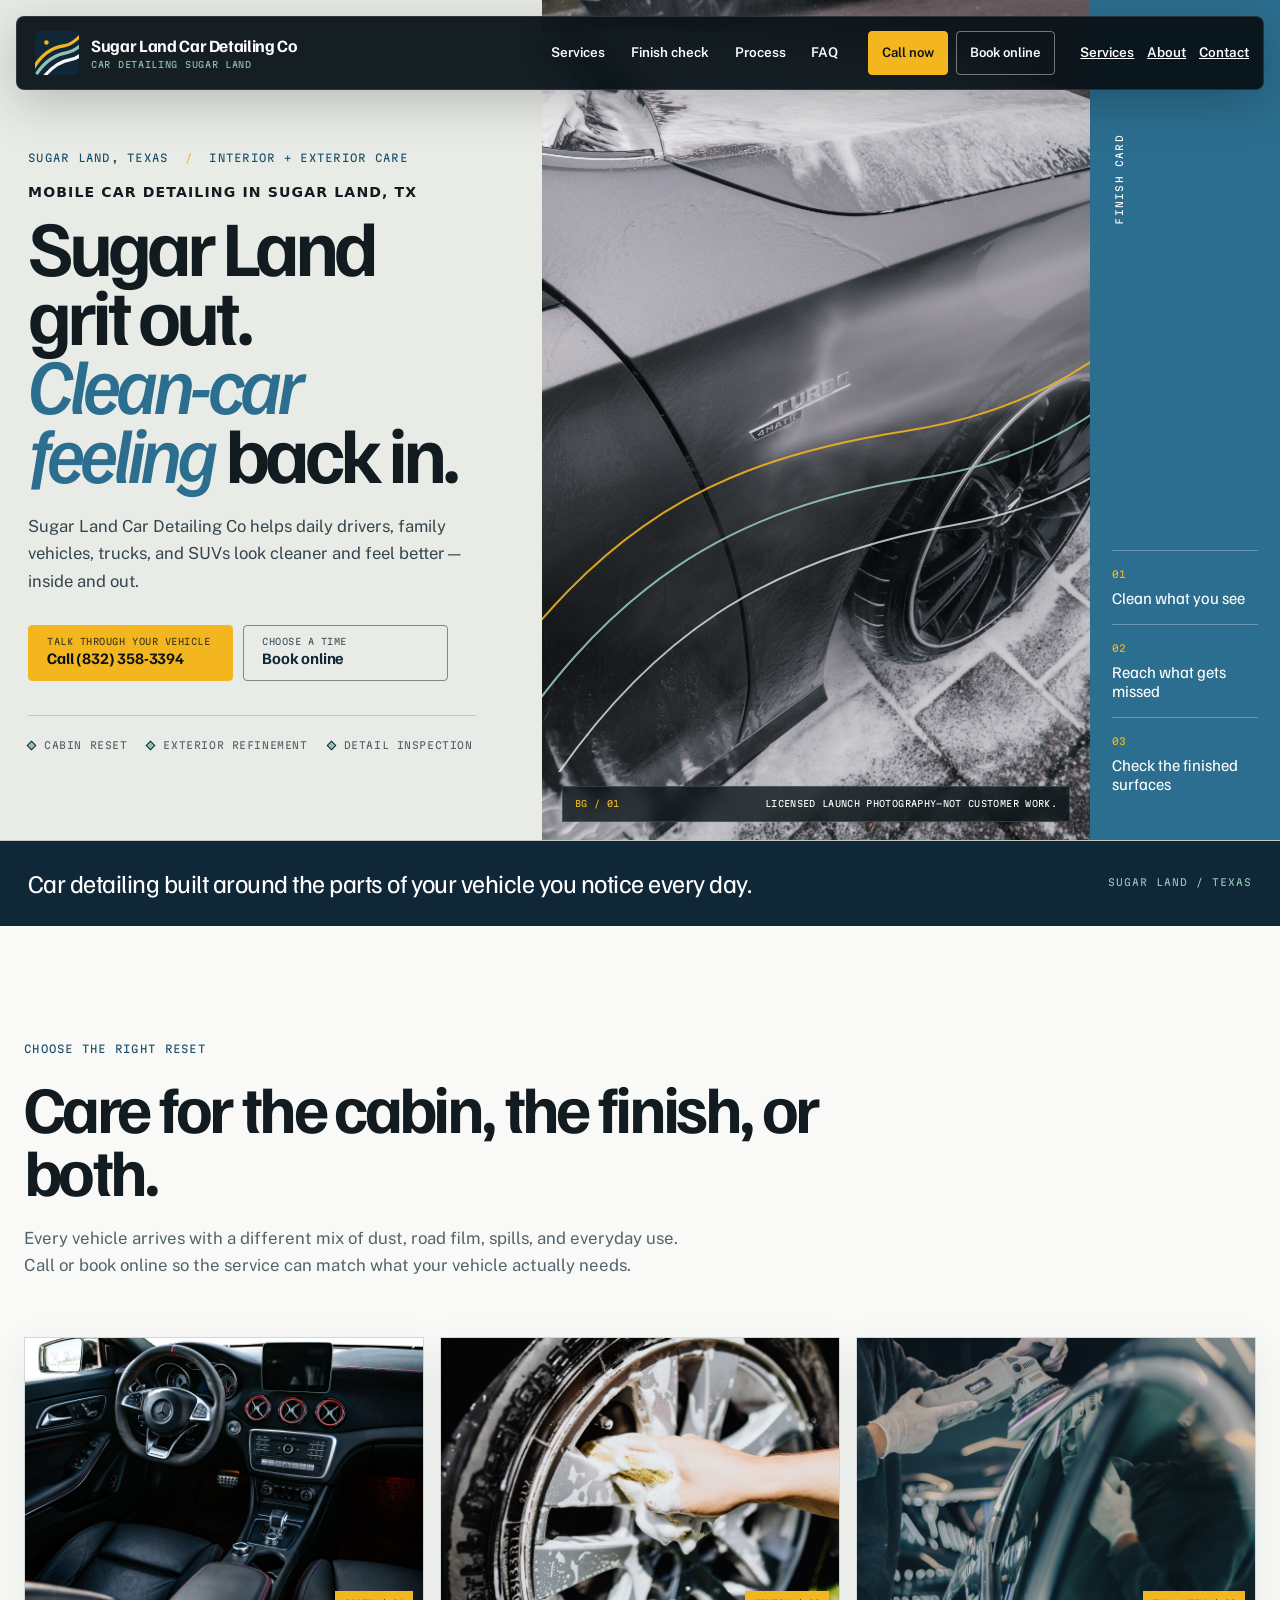
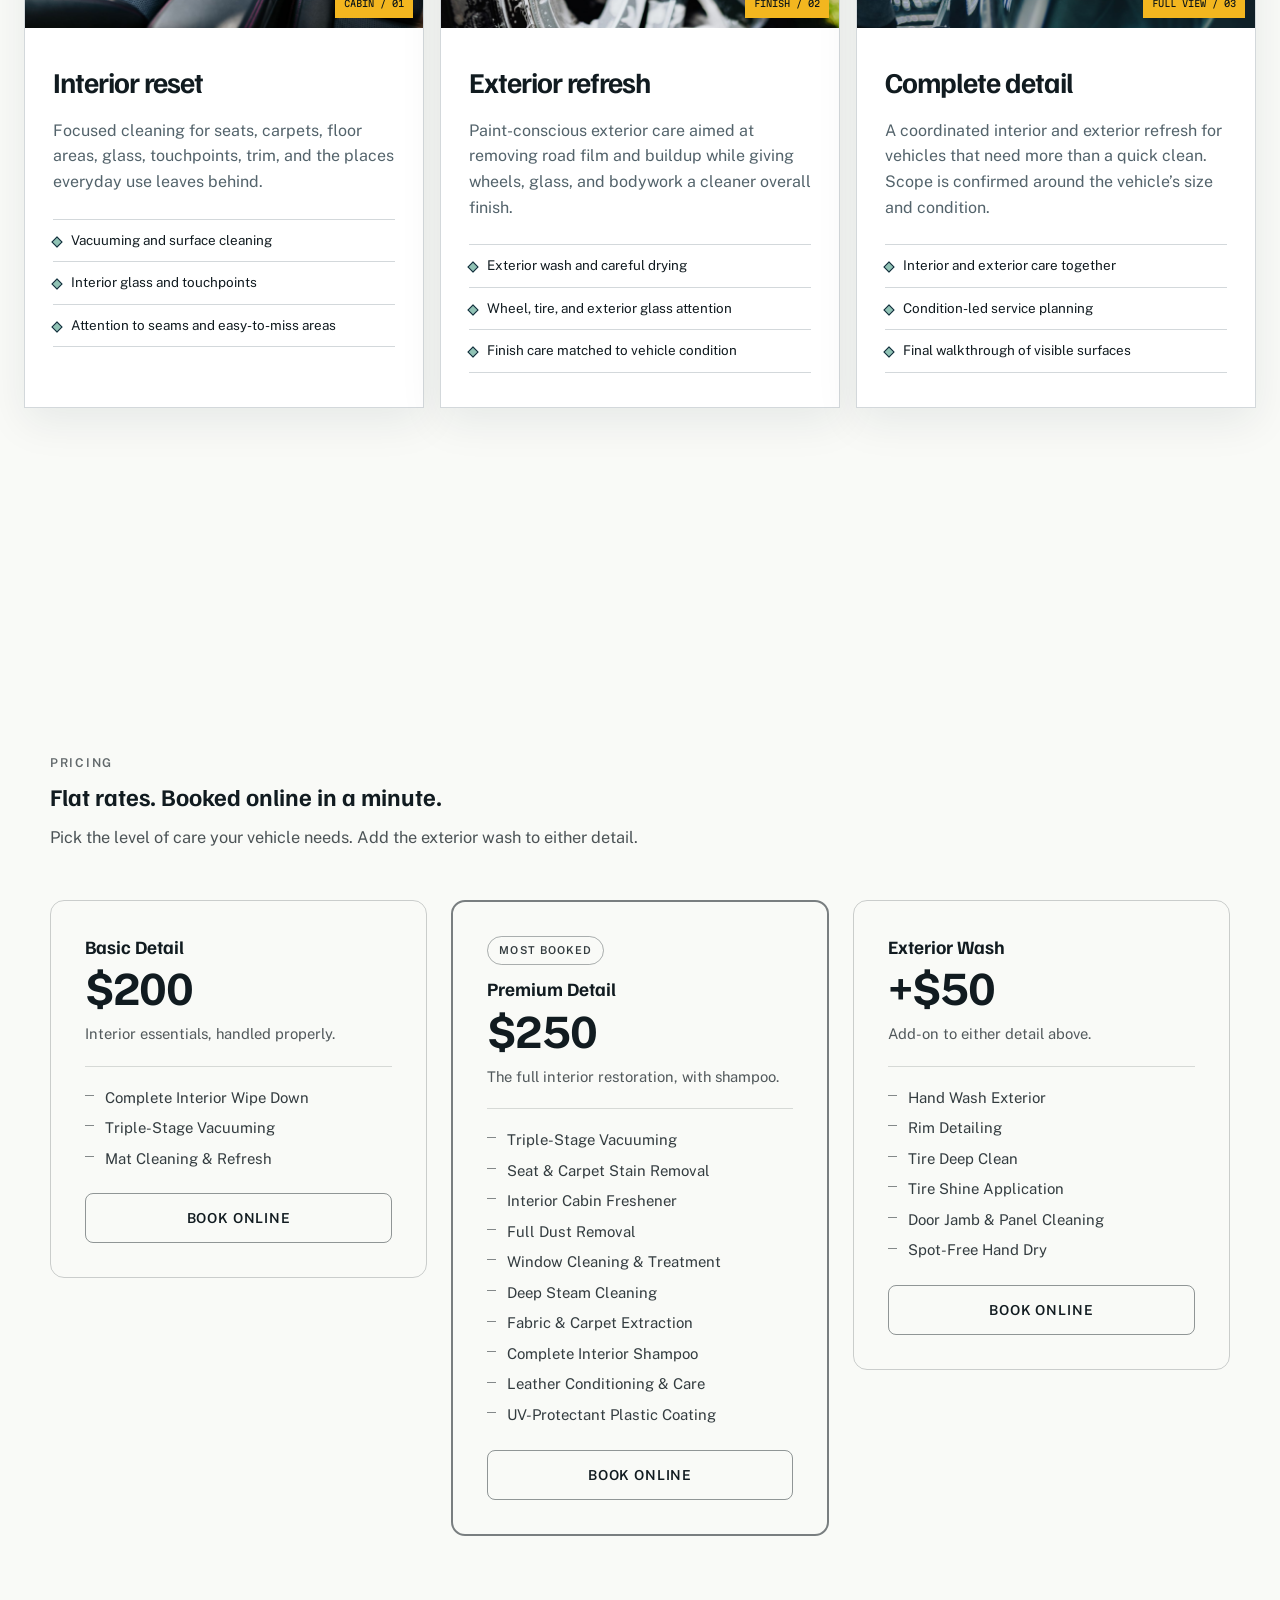
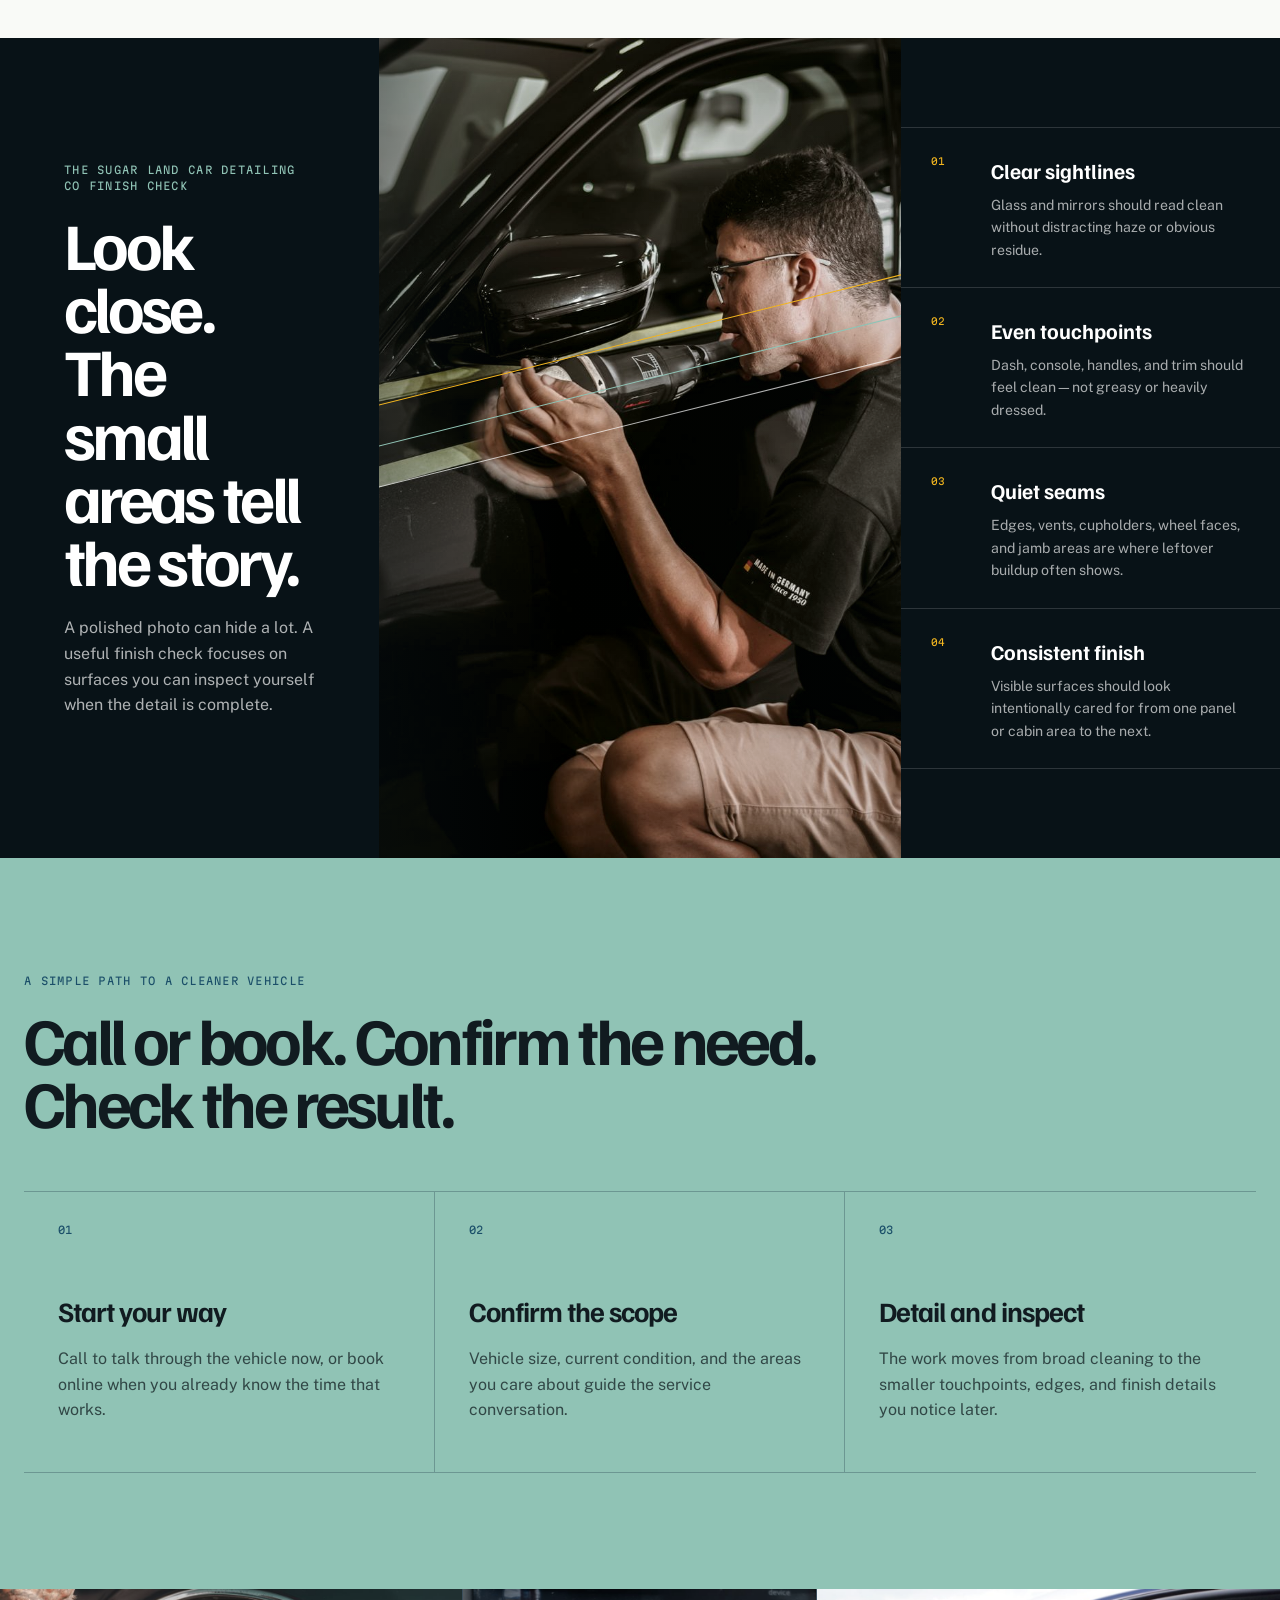
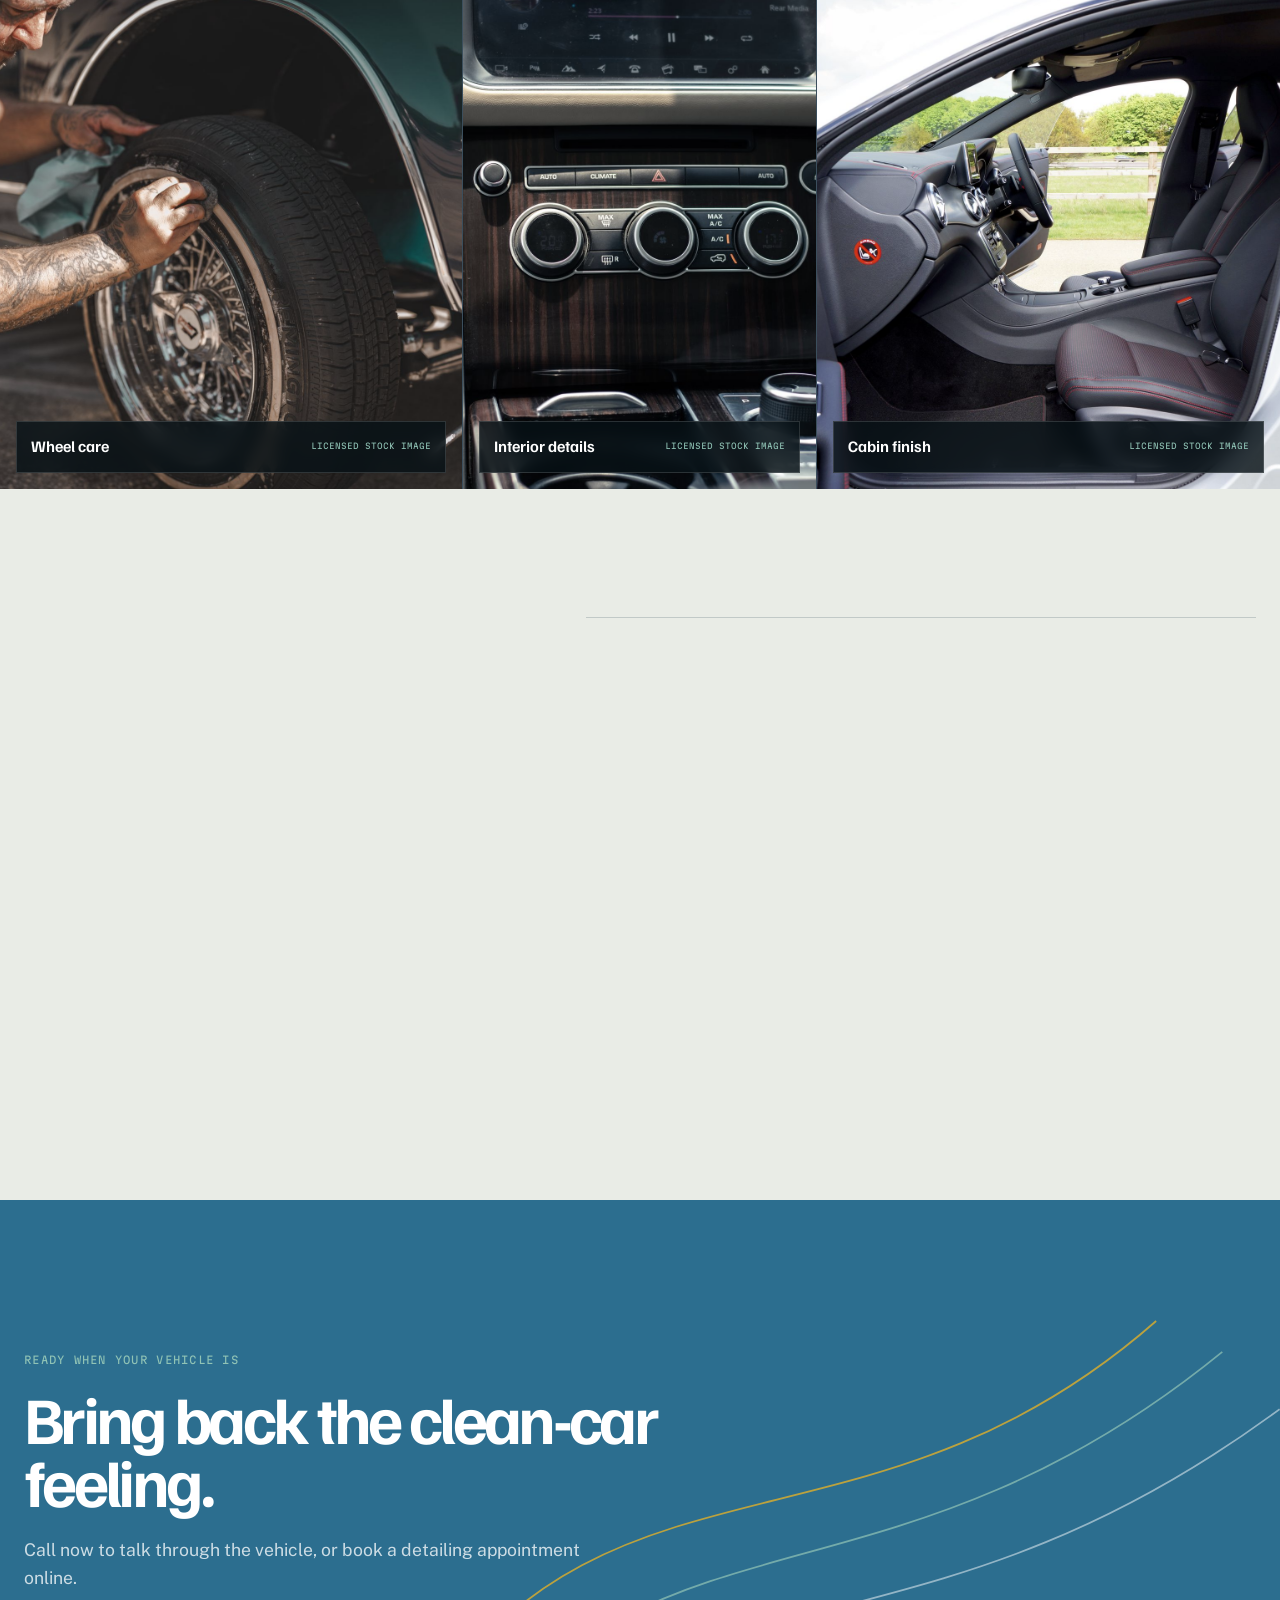
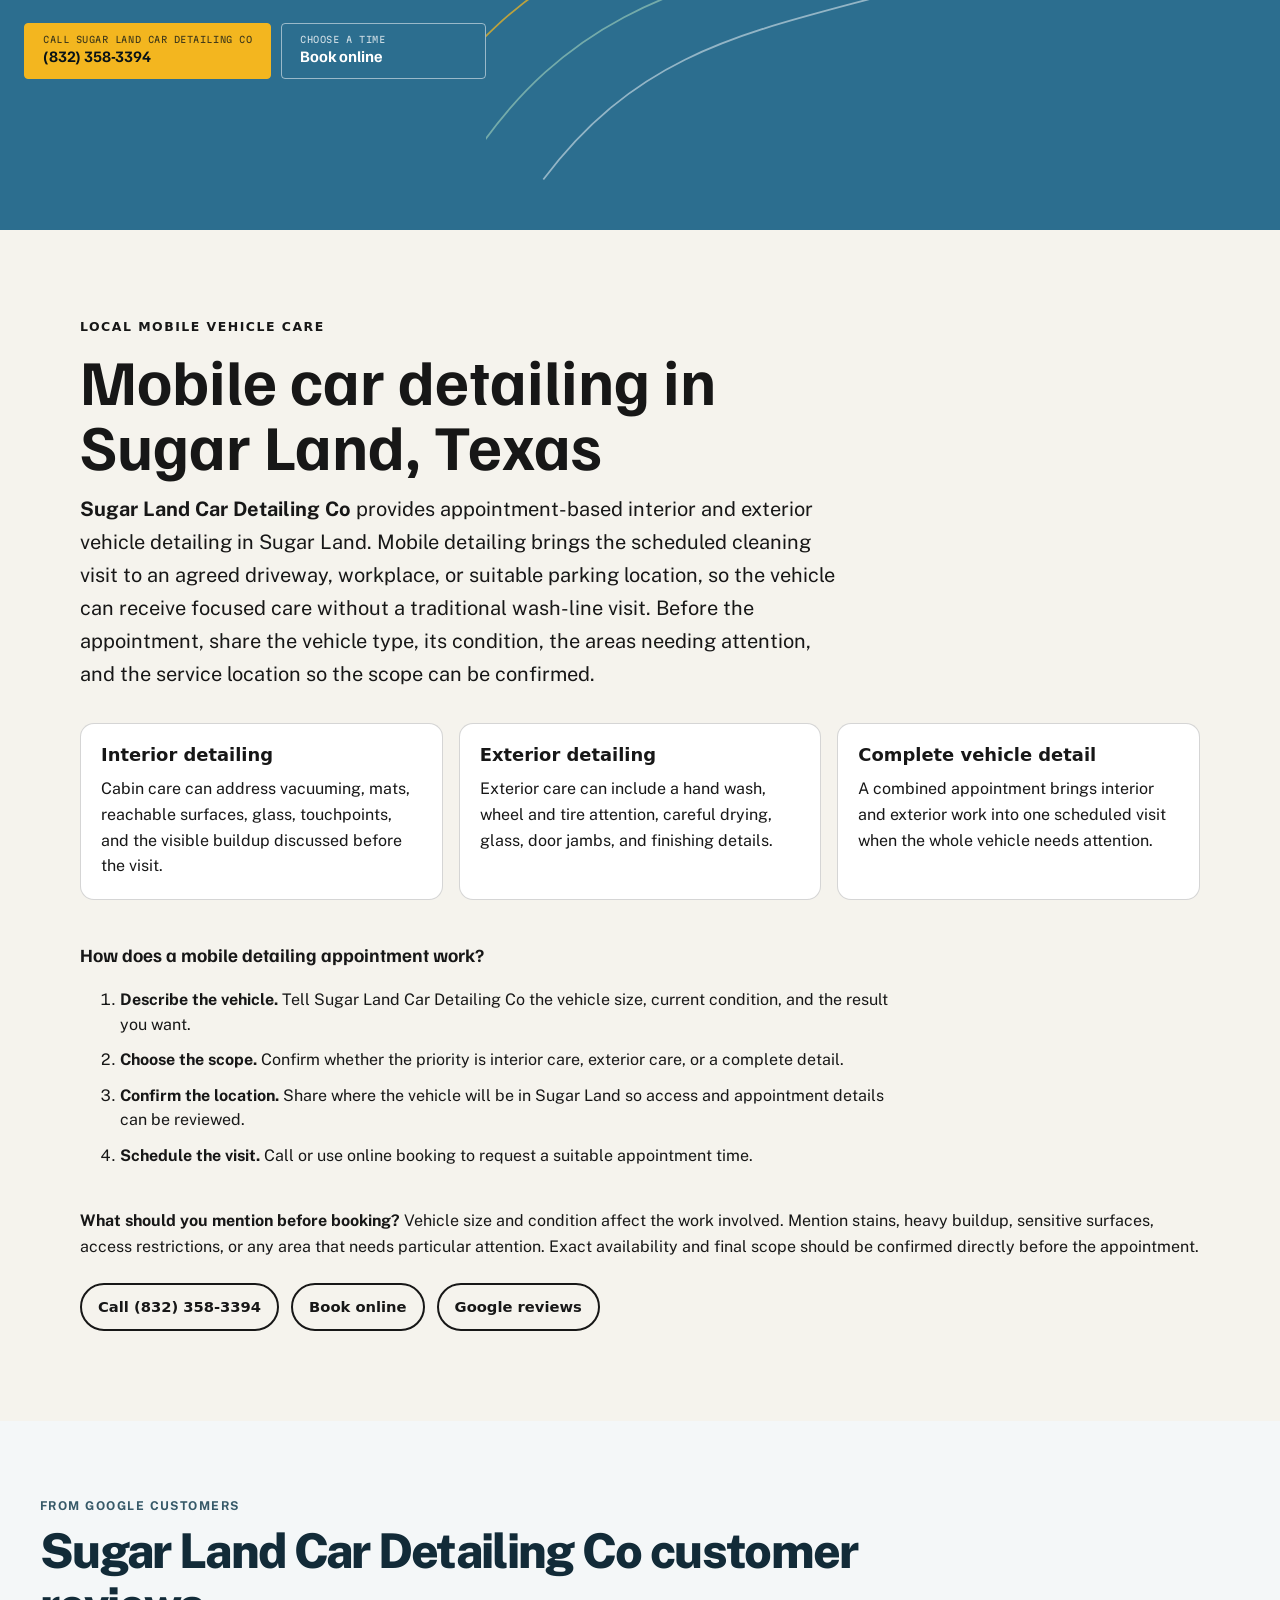
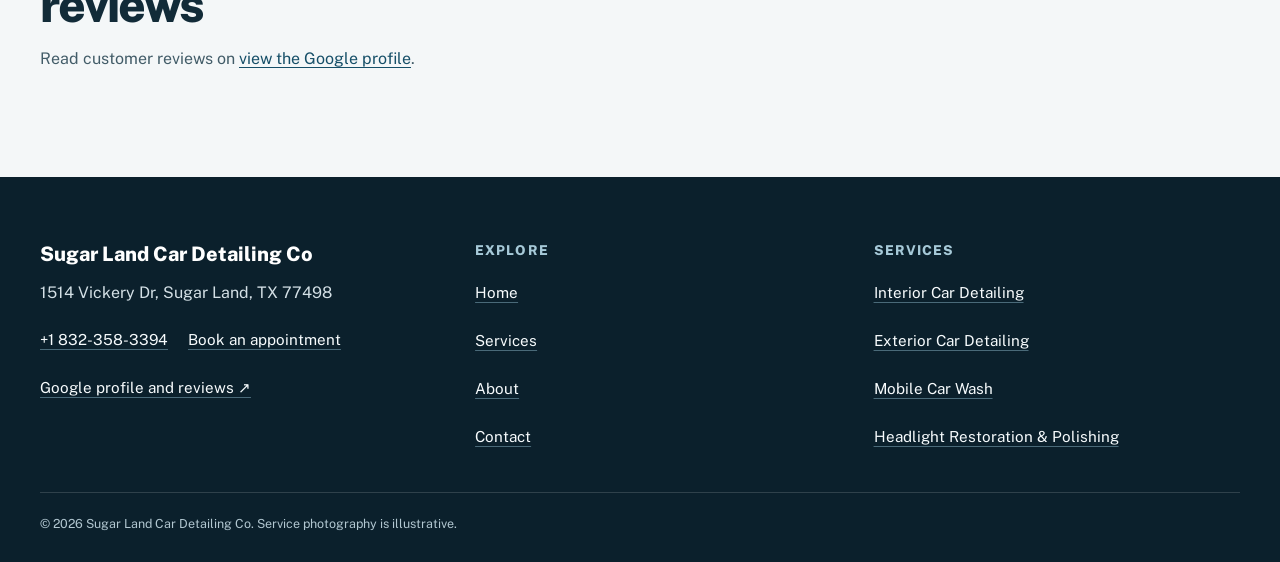
<file: index.html>
<!doctype html>
<html lang="en">
<head>
  <meta charset="utf-8">
  <meta name="viewport" content="width=device-width, initial-scale=1">
  <title>Mobile Car Detailing in Sugar Land, TX | Sugar Land Car Detailing Co</title>
  <link rel="canonical" href="https://sugarlandcardetailingco.shop/">
  <meta name="theme-color" content="#102738">
  <link rel="icon" href="assets/favicon.svg" type="image/svg+xml">
  <link rel="preconnect" href="https://fonts.googleapis.com">
  <link rel="preconnect" href="https://fonts.gstatic.com" crossorigin>
  <link rel="preload" href="styles.css" as="style">
  <link rel="stylesheet" href="styles.css" media="print" onload="this.media='all'">
  <link rel="preload" href="https://fonts.googleapis.com/css2?family=Familjen+Grotesk:ital,wght@0,400..700;1,400..700&family=Martian+Mono:wght@400;600&family=Public+Sans:wght@400;500;600;700&display=swap" as="style">
  <link rel="stylesheet" href="https://fonts.googleapis.com/css2?family=Familjen+Grotesk:ital,wght@0,400..700;1,400..700&family=Martian+Mono:wght@400;600&family=Public+Sans:wght@400;500;600;700&display=swap" media="print" onload="this.media='all'">
  <noscript>
    <link rel="stylesheet" href="styles.css">
    <link rel="stylesheet" href="https://fonts.googleapis.com/css2?family=Familjen+Grotesk:ital,wght@0,400..700;1,400..700&family=Martian+Mono:wght@400;600&family=Public+Sans:wght@400;500;600;700&display=swap">
  </noscript>
  <script type="application/ld+json">
{
  "@context": "https://schema.org",
  "@type": "AutoWash",
  "name": "Sugar Land Car Detailing Co",
  "url": "https://sugarlandcardetailingco.shop/",
  "telephone": "+1 832-358-3394",
  "address": {
    "@type": "PostalAddress",
    "streetAddress": "1514 Vickery Dr",
    "addressLocality": "Sugar Land",
    "addressRegion": "TX",
    "postalCode": "77498",
    "addressCountry": "US"
  },
  "description": "Interior and exterior car detailing in Sugar Land, Texas.",
  "areaServed": {
    "@type": "City",
    "name": "Sugar Land",
    "containedInPlace": {
      "@type": "State",
      "name": "Texas"
    }
  },
  "priceRange": "$200-$250",
  "makesOffer": [
    {
      "@type": "Offer",
      "name": "Basic Detail",
      "price": "200",
      "priceCurrency": "USD",
      "availability": "https://schema.org/InStock",
      "itemOffered": {
        "@type": "Service",
        "name": "Basic Detail"
      }
    },
    {
      "@type": "Offer",
      "name": "Premium Detail",
      "price": "250",
      "priceCurrency": "USD",
      "availability": "https://schema.org/InStock",
      "itemOffered": {
        "@type": "Service",
        "name": "Premium Detail"
      }
    },
    {
      "@type": "Offer",
      "name": "Exterior Wash",
      "price": "50",
      "priceCurrency": "USD",
      "availability": "https://schema.org/InStock",
      "itemOffered": {
        "@type": "Service",
        "name": "Exterior Wash"
      }
    }
  ],
  "@id": "https://sugarlandcardetailingco.shop/#business",
  "geo": {
    "@type": "GeoCoordinates",
    "latitude": 29.641074936335,
    "longitude": -95.634274020331
  },
  "image": "https://sugarlandcardetailingco.shop/assets/hero-foam-car.jpg",
  "sameAs": [
    "https://g.page/r/CcWJlc7ioB5GEBM/review"
  ],
  "contactPoint": {
    "@type": "ContactPoint",
    "telephone": "+1 832-358-3394",
    "contactType": "customer service",
    "areaServed": "US-TX",
    "availableLanguage": "English"
  }
}
    </script>
<!-- SEO-GEO:START -->
  <meta name="description" content="Mobile car detailing in Sugar Land, TX from Sugar Land Car Detailing Co, with interior cleaning, exterior hand washing, and complete details. Call or book online.">
  <meta name="robots" content="index, follow, max-image-preview:large, max-snippet:-1, max-video-preview:-1">
  <meta property="og:locale" content="en_US">
  <meta property="og:type" content="website">
  <meta property="og:site_name" content="Sugar Land Car Detailing Co">
  <meta property="og:title" content="Mobile Car Detailing in Sugar Land, TX | Sugar Land Car Detailing Co">
  <meta property="og:description" content="Mobile car detailing in Sugar Land, TX from Sugar Land Car Detailing Co, with interior cleaning, exterior hand washing, and complete details. Call or book online.">
  <meta property="og:url" content="https://sugarlandcardetailingco.shop/">
  <meta property="og:image" content="https://sugarlandcardetailingco.shop/assets/hero-foam-car.jpg">
  <meta name="twitter:image" content="https://sugarlandcardetailingco.shop/assets/hero-foam-car.jpg">
  <meta name="twitter:card" content="summary_large_image">
  <meta name="twitter:title" content="Mobile Car Detailing in Sugar Land, TX | Sugar Land Car Detailing Co">
  <meta name="twitter:description" content="Mobile car detailing in Sugar Land, TX from Sugar Land Car Detailing Co, with interior cleaning, exterior hand washing, and complete details. Call or book online.">
  <style id="seo-geo-styles">
    .seo-local-intent { display:block; margin:0 0 .55rem; font:700 clamp(.78rem,1.1vw,.95rem)/1.2 system-ui,sans-serif; letter-spacing:.08em; text-transform:uppercase; }
    .seo-geo-section { background:#f5f3ed; color:#171717; padding:clamp(3.5rem,7vw,6.5rem) clamp(1.25rem,5vw,5rem); }
    .seo-geo-inner { width:min(1120px,100%); margin:0 auto; }
    .seo-geo-kicker { margin:0 0 .75rem; font:700 .78rem/1.2 system-ui,sans-serif; letter-spacing:.12em; text-transform:uppercase; }
    .seo-geo-section h2 { max-width:22ch; margin:0 0 1rem; color:inherit; font-size:clamp(2rem,5vw,4rem); line-height:1.02; }
    .seo-geo-answer { max-width:760px; margin:0 0 2rem; font-size:clamp(1.05rem,2vw,1.25rem); line-height:1.65; }
    .seo-geo-grid { display:grid; grid-template-columns:repeat(3,minmax(0,1fr)); gap:1rem; margin:2rem 0; }
    .seo-geo-card { border:1px solid rgba(23,23,23,.18); border-radius:14px; padding:1.25rem; background:#fff; }
    .seo-geo-card h3 { margin:0 0 .6rem; color:inherit; font:700 1.12rem/1.25 system-ui,sans-serif; }
    .seo-geo-card p { margin:0; line-height:1.6; }
    .seo-geo-steps { max-width:820px; margin:2.5rem 0; }
    .seo-geo-steps li { margin:.65rem 0; line-height:1.55; }
    .seo-geo-actions { display:flex; flex-wrap:wrap; gap:.75rem; margin-top:1.5rem; }
    .seo-geo-action { display:inline-flex; align-items:center; min-height:48px; padding:.75rem 1rem; border:2px solid currentColor; border-radius:999px; color:inherit; font:700 .92rem/1 system-ui,sans-serif; text-decoration:none; }
    @media (max-width:760px) { .seo-geo-grid { grid-template-columns:1fr; } }
  </style>
<!-- SEO-GEO:END -->
  <script id="seo-geo-entity-schema" type="application/ld+json">
{
  "@context": "https://schema.org",
  "@graph": [
    {
      "@type": "WebSite",
      "@id": "https://sugarlandcardetailingco.shop/#website",
      "url": "https://sugarlandcardetailingco.shop/",
      "name": "Sugar Land Car Detailing Co",
      "inLanguage": "en-US",
      "publisher": {
        "@id": "https://sugarlandcardetailingco.shop/#business"
      }
    },
    {
      "@type": "Service",
      "@id": "https://sugarlandcardetailingco.shop/#mobile-car-detailing",
      "name": "Mobile Car Detailing in Sugar Land, Texas",
      "serviceType": "Mobile car detailing",
      "provider": {
        "@id": "https://sugarlandcardetailingco.shop/#business"
      },
      "areaServed": {
        "@type": "City",
        "name": "Sugar Land",
        "containedInPlace": {
          "@type": "State",
          "name": "Texas"
        }
      },
      "url": "https://sugarlandcardetailingco.shop/#services"
    }
  ]
}
  </script>
<style id="SEO-NEXT-NAV-CSS">.seo-next-nav{display:flex;gap:.8rem;flex-wrap:wrap}.seo-next-footer-nav{padding:1rem}.seo-next-footer-nav a{color:inherit}</style><link rel="stylesheet" href="/portfolio-components.css">
</head>
<body>
  <a class="skip-link" href="#main-content">Skip to content</a>

  <header class="site-header" data-header>
    <a class="brand" href="#top" aria-label="Sugar Land Car Detailing Co home">
      <img src="assets/logo-mark.svg" alt="Sugar Land Car Detailing Co car detailing contour logo" width="44" height="44" aria-hidden="true">
      <span class="brand-copy">
        <strong>Sugar Land Car Detailing Co</strong>
        <small>Car Detailing Sugar Land</small>
      </span>
    </a>

    <button class="menu-toggle" type="button" aria-expanded="false" aria-controls="site-nav" data-menu-toggle>
      <span class="sr-only">Open navigation</span>
      <span></span><span></span><span></span>
    </button>

    <nav class="site-nav" id="site-nav" aria-label="Primary navigation" data-nav>
      <a href="#services">Services</a>
      <a href="#finish-check">Finish check</a>
      <a href="#process">Process</a>
      <a href="#faq">FAQ</a>
      <div class="nav-actions">
        <a class="button button-call button-small" href="tel:+18323583394" aria-label="Call Sugar Land Car Detailing Co at 832-358-3394">Call now</a>
        <a class="button button-book button-small" href="https://cal.com/sumitdatta/auto-detail-service" target="_blank" rel="noopener">Book online</a>
      </div>
    <!-- SEO-NEXT-NAV:START --><div class="seo-next-nav" aria-label="Expanded site pages"><a href="/services/">Services</a><a href="/about/">About</a><a href="/contact/">Contact</a></div><!-- SEO-NEXT-NAV:END --></nav>
  </header>

  <main id="main-content">
    <section class="hero" id="top">
      <div class="hero-copy">
        <p class="eyebrow">Sugar Land, Texas <span aria-hidden="true">/</span> Interior + exterior care</p>
        <h1><span class="seo-local-intent" data-seo-local-intent>Mobile Car Detailing in Sugar Land, TX</span>Sugar Land grit out.<br><em>Clean-car feeling</em> back in.</h1>
        <p class="hero-lede">Sugar Land Car Detailing Co helps daily drivers, family vehicles, trucks, and SUVs look cleaner and feel better—inside and out.</p>

        <div class="action-pair hero-actions">
          <a class="button button-call" href="tel:+18323583394">
            <span class="button-kicker">Talk through your vehicle</span>
            <strong>Call (832) 358-3394</strong>
          </a>
          <a class="button button-book" href="https://cal.com/sumitdatta/auto-detail-service" target="_blank" rel="noopener">
            <span class="button-kicker">Choose a time</span>
            <strong>Book online</strong>
          </a>
        </div>

        <div class="focus-row" aria-label="Service focus">
          <span>Cabin reset</span>
          <span>Exterior refinement</span>
          <span>Detail inspection</span>
        </div>
      </div>

      <div class="hero-media" aria-label="Stock photograph illustrating exterior car care">
        <img src="assets/hero-foam-car.jpg" alt="Foam covering the hood and front quarter of a dark vehicle during an exterior wash" width="2200" height="3300">
        <svg class="gloss-contours" viewBox="0 0 780 520" aria-hidden="true">
          <path d="M-40 500C120 250 250 155 510 115C640 95 730 45 820-40"/>
          <path d="M10 530C150 300 300 205 535 170C660 150 750 95 845 0"/>
          <path d="M75 555C200 360 345 265 575 225C690 205 785 150 870 55"/>
        </svg>
        <div class="hero-caption">
          <span class="caption-code">BG / 01</span>
          <span>Licensed launch photography—not customer work.</span>
        </div>
      </div>

      <aside class="hero-legend" aria-label="Sugar Land Car Detailing Co service approach">
        <span class="legend-title">Finish card</span>
        <dl>
          <div><dt>01</dt><dd>Clean what you see</dd></div>
          <div><dt>02</dt><dd>Reach what gets missed</dd></div>
          <div><dt>03</dt><dd>Check the finished surfaces</dd></div>
        </dl>
      </aside>
    </section>

    <section class="intro-strip" aria-label="About Sugar Land Car Detailing Co">
      <p>Car detailing built around the parts of your vehicle you notice every day.</p>
      <span>Sugar Land / Texas</span>
    </section>

    <section class="section services" id="services">
      <div class="section-heading reveal">
        <p class="eyebrow">Choose the right reset</p>
        <h2>Care for the cabin, the finish, or both.</h2>
        <p>Every vehicle arrives with a different mix of dust, road film, spills, and everyday use. Call or book online so the service can match what your vehicle actually needs.</p>
      </div>

      <div class="service-grid">
        <article class="service-card service-card-interior reveal">
          <div class="service-image">
            <img src="assets/clean-interior.jpg" alt="Clean black vehicle interior with dashboard, seats, and console visible" width="1800" height="1200" loading="lazy">
            <span>Cabin / 01</span>
          </div>
          <div class="service-copy">
            <h3>Interior reset</h3>
            <p>Focused cleaning for seats, carpets, floor areas, glass, touchpoints, trim, and the places everyday use leaves behind.</p>
            <ul>
              <li>Vacuuming and surface cleaning</li>
              <li>Interior glass and touchpoints</li>
              <li>Attention to seams and easy-to-miss areas</li>
            </ul>
          </div>
        </article>

        <article class="service-card service-card-exterior reveal">
          <div class="service-image">
            <img src="assets/wheel-suds.jpg" alt="A hand carefully cleaning a wheel covered with soap suds" width="1800" height="1200" loading="lazy">
            <span>Finish / 02</span>
          </div>
          <div class="service-copy">
            <h3>Exterior refresh</h3>
            <p>Paint-conscious exterior care aimed at removing road film and buildup while giving wheels, glass, and bodywork a cleaner overall finish.</p>
            <ul>
              <li>Exterior wash and careful drying</li>
              <li>Wheel, tire, and exterior glass attention</li>
              <li>Finish care matched to vehicle condition</li>
            </ul>
          </div>
        </article>

        <article class="service-card service-card-complete reveal">
          <div class="service-image">
            <img src="assets/polish-closeup.jpg" alt="Detailing technician polishing a reflective black vehicle panel" width="1800" height="1200" loading="lazy">
            <span>Full view / 03</span>
          </div>
          <div class="service-copy">
            <h3>Complete detail</h3>
            <p>A coordinated interior and exterior refresh for vehicles that need more than a quick clean. Scope is confirmed around the vehicle’s size and condition.</p>
            <ul>
              <li>Interior and exterior care together</li>
              <li>Condition-led service planning</li>
              <li>Final walkthrough of visible surfaces</li>
            </ul>
          </div>
        </article>
      </div>

      <div class="section-actions action-pair reveal">
        <a class="button button-call" href="tel:+18323583394"><span class="button-kicker">Ask about service fit</span><strong>Call (832) 358-3394</strong></a>
        <a class="button button-book" href="https://cal.com/sumitdatta/auto-detail-service" target="_blank" rel="noopener"><span class="button-kicker">Pick an appointment</span><strong>Book online</strong></a>
      </div>
    </section>

    <section class="rates" id="pricing" aria-labelledby="pricing-title">
      <div class="rates-shell">
        <div class="rates-head">
          <p class="rates-eyebrow">Pricing</p>
          <h2 id="pricing-title">Flat rates. Booked online in a minute.</h2>
          <p class="rates-intro">Pick the level of care your vehicle needs. Add the exterior wash to either detail.</p>
        </div>

        <div class="rate-grid">
          <article class="rate-card">
            <h3>Basic Detail</h3>
            <p class="rate-figure">$200</p>
            <p class="rate-note">Interior essentials, handled properly.</p>
            <ul class="rate-list">
              <li>Complete Interior Wipe Down</li>
              <li>Triple-Stage Vacuuming</li>
              <li>Mat Cleaning &amp; Refresh</li>
            </ul>
            <a class="rate-cta" href="https://cal.com/sumitdatta/auto-detail-service" target="_blank" rel="noopener">Book Online</a>
          </article>
          <article class="rate-card rate-card-featured">
            <span class="rate-badge">Most booked</span>
            <h3>Premium Detail</h3>
            <p class="rate-figure">$250</p>
            <p class="rate-note">The full interior restoration, with shampoo.</p>
            <ul class="rate-list">
              <li>Triple-Stage Vacuuming</li>
              <li>Seat &amp; Carpet Stain Removal</li>
              <li>Interior Cabin Freshener</li>
              <li>Full Dust Removal</li>
              <li>Window Cleaning &amp; Treatment</li>
              <li>Deep Steam Cleaning</li>
              <li>Fabric &amp; Carpet Extraction</li>
              <li>Complete Interior Shampoo</li>
              <li>Leather Conditioning &amp; Care</li>
              <li>UV-Protectant Plastic Coating</li>
            </ul>
            <a class="rate-cta" href="https://cal.com/sumitdatta/auto-detail-service" target="_blank" rel="noopener">Book Online</a>
          </article>
          <article class="rate-card">
            <h3>Exterior Wash</h3>
            <p class="rate-figure">+$50</p>
            <p class="rate-note">Add-on to either detail above.</p>
            <ul class="rate-list">
              <li>Hand Wash Exterior</li>
              <li>Rim Detailing</li>
              <li>Tire Deep Clean</li>
              <li>Tire Shine Application</li>
              <li>Door Jamb &amp; Panel Cleaning</li>
              <li>Spot-Free Hand Dry</li>
            </ul>
            <a class="rate-cta" href="https://cal.com/sumitdatta/auto-detail-service" target="_blank" rel="noopener">Book Online</a>
          </article>
        </div>
      </div>
    </section>


    <section class="finish-section" id="finish-check">
      <div class="finish-intro reveal">
        <p class="eyebrow eyebrow-light">The Sugar Land Car Detailing Co finish check</p>
        <h2>Look close.<br>The small areas tell the story.</h2>
        <p>A polished photo can hide a lot. A useful finish check focuses on surfaces you can inspect yourself when the detail is complete.</p>
      </div>

      <div class="finish-visual reveal">
        <img src="assets/polishing-work.jpg" alt="A technician using a polishing machine on the side of a black vehicle" width="1800" height="1200" loading="lazy">
        <div class="finish-lines" aria-hidden="true"><i></i><i></i><i></i></div>
      </div>

      <ol class="finish-list">
        <li class="reveal"><span>01</span><div><h3>Clear sightlines</h3><p>Glass and mirrors should read clean without distracting haze or obvious residue.</p></div></li>
        <li class="reveal"><span>02</span><div><h3>Even touchpoints</h3><p>Dash, console, handles, and trim should feel clean—not greasy or heavily dressed.</p></div></li>
        <li class="reveal"><span>03</span><div><h3>Quiet seams</h3><p>Edges, vents, cupholders, wheel faces, and jamb areas are where leftover buildup often shows.</p></div></li>
        <li class="reveal"><span>04</span><div><h3>Consistent finish</h3><p>Visible surfaces should look intentionally cared for from one panel or cabin area to the next.</p></div></li>
      </ol>
    </section>

    <section class="section process" id="process">
      <div class="section-heading reveal">
        <p class="eyebrow">A simple path to a cleaner vehicle</p>
        <h2>Call or book. Confirm the need. Check the result.</h2>
      </div>

      <div class="process-grid">
        <article class="process-step reveal">
          <span class="step-number">01</span>
          <h3>Start your way</h3>
          <p>Call to talk through the vehicle now, or book online when you already know the time that works.</p>
        </article>
        <article class="process-step reveal">
          <span class="step-number">02</span>
          <h3>Confirm the scope</h3>
          <p>Vehicle size, current condition, and the areas you care about guide the service conversation.</p>
        </article>
        <article class="process-step reveal">
          <span class="step-number">03</span>
          <h3>Detail and inspect</h3>
          <p>The work moves from broad cleaning to the smaller touchpoints, edges, and finish details you notice later.</p>
        </article>
      </div>
    </section>

    <section class="photo-ledger" aria-label="Car detailing service photography">
      <figure class="reveal">
        <img src="assets/wheel-detail.jpg" alt="A technician wiping and detailing a classic vehicle wheel" width="1800" height="1200" loading="lazy">
        <figcaption><span>Wheel care</span><small>Licensed stock image</small></figcaption>
      </figure>
      <figure class="reveal">
        <img src="assets/dashboard-detail.jpg" alt="Close view of a vehicle dashboard and center console surfaces" width="1800" height="1200" loading="lazy">
        <figcaption><span>Interior details</span><small>Licensed stock image</small></figcaption>
      </figure>
      <figure class="reveal">
        <img src="assets/interior-finish.jpg" alt="Clean vehicle interior viewed through an open driver door" width="1800" height="1196" loading="lazy">
        <figcaption><span>Cabin finish</span><small>Licensed stock image</small></figcaption>
      </figure>
    </section>

    <section class="faq-section" id="faq">
      <div class="faq-heading reveal">
        <p class="eyebrow">Questions before you schedule</p>
        <h2>Straight answers,<br>before the detail.</h2>
      </div>

      <div class="faq-list">
        <details class="reveal">
          <summary>How do I get started?</summary>
          <p>Call <a href="tel:+18323583394">(832) 358-3394</a> to talk through your vehicle, or <a href="https://cal.com/sumitdatta/auto-detail-service" target="_blank" rel="noopener">book an appointment online</a>.</p>
        </details>
        <details class="reveal">
          <summary>What types of detailing can I ask about?</summary>
          <p>Sugar Land Car Detailing Co focuses on interior cleaning, exterior detailing, and complete interior-and-exterior refreshes. The exact scope is confirmed around your vehicle’s condition.</p>
        </details>
        <details class="reveal">
          <summary>How long will the service take?</summary>
          <p>Timing varies with vehicle size, condition, and service scope. Confirm the details by phone or when your online appointment is reviewed.</p>
        </details>
        <details class="reveal">
          <summary>How is pricing handled?</summary>
          <p>Vehicle size and condition can change the work involved, so no blanket price is advertised here. Call or book online to discuss the right service first.</p>
        </details>
        <details class="reveal">
          <summary>Are the photographs on this site Sugar Land Car Detailing Co customer vehicles?</summary>
          <p>No. They are licensed stock photographs used to illustrate detailing services and do not show Sugar Land Car Detailing Co employees, customers, or completed work.</p>
        </details>
      </div>
    </section>

    <section class="final-cta">
      <div class="final-contours" aria-hidden="true">
        <svg viewBox="0 0 900 460"><path d="M-80 470C130 130 430 300 760 10"/><path d="M-15 505C185 205 455 355 835 45"/><path d="M65 530C260 270 500 405 900 110"/></svg>
      </div>
      <div class="final-copy reveal">
        <p class="eyebrow eyebrow-light">Ready when your vehicle is</p>
        <h2>Bring back the clean-car feeling.</h2>
        <p>Call now to talk through the vehicle, or book a detailing appointment online.</p>
        <div class="action-pair">
          <a class="button button-call" href="tel:+18323583394"><span class="button-kicker">Call Sugar Land Car Detailing Co</span><strong>(832) 358-3394</strong></a>
          <a class="button button-book button-book-light" href="https://cal.com/sumitdatta/auto-detail-service" target="_blank" rel="noopener"><span class="button-kicker">Choose a time</span><strong>Book online</strong></a>
        </div>
      </div>
    </section>
  <!-- SEO-GEO-LOCAL:START -->
    <section class="seo-geo-section" id="local-detailing" aria-labelledby="local-detailing-title">
      <div class="seo-geo-inner">
        <p class="seo-geo-kicker">Local mobile vehicle care</p>
        <h2 id="local-detailing-title">Mobile car detailing in Sugar Land, Texas</h2>
        <p class="seo-geo-answer"><strong>Sugar Land Car Detailing Co</strong> provides appointment-based interior and exterior vehicle detailing in Sugar Land. Mobile detailing brings the scheduled cleaning visit to an agreed driveway, workplace, or suitable parking location, so the vehicle can receive focused care without a traditional wash-line visit. Before the appointment, share the vehicle type, its condition, the areas needing attention, and the service location so the scope can be confirmed.</p>

        <div class="seo-geo-grid" aria-label="Available detailing options">
          <article class="seo-geo-card">
            <h3>Interior detailing</h3>
            <p>Cabin care can address vacuuming, mats, reachable surfaces, glass, touchpoints, and the visible buildup discussed before the visit.</p>
          </article>
          <article class="seo-geo-card">
            <h3>Exterior detailing</h3>
            <p>Exterior care can include a hand wash, wheel and tire attention, careful drying, glass, door jambs, and finishing details.</p>
          </article>
          <article class="seo-geo-card">
            <h3>Complete vehicle detail</h3>
            <p>A combined appointment brings interior and exterior work into one scheduled visit when the whole vehicle needs attention.</p>
          </article>
        </div>

        <div class="seo-geo-steps">
          <h3>How does a mobile detailing appointment work?</h3>
          <ol>
            <li><strong>Describe the vehicle.</strong> Tell Sugar Land Car Detailing Co the vehicle size, current condition, and the result you want.</li>
            <li><strong>Choose the scope.</strong> Confirm whether the priority is interior care, exterior care, or a complete detail.</li>
            <li><strong>Confirm the location.</strong> Share where the vehicle will be in Sugar Land so access and appointment details can be reviewed.</li>
            <li><strong>Schedule the visit.</strong> Call or use online booking to request a suitable appointment time.</li>
          </ol>
        </div>

        <p><strong>What should you mention before booking?</strong> Vehicle size and condition affect the work involved. Mention stains, heavy buildup, sensitive surfaces, access restrictions, or any area that needs particular attention. Exact availability and final scope should be confirmed directly before the appointment.</p>
        <div class="seo-geo-actions">
          <a class="seo-geo-action" href="tel:+18323583394">Call (832) 358-3394</a>
          <a class="seo-geo-action" href="https://cal.com/sumitdatta/auto-detail-service" target="_blank" rel="noopener">Book online</a>
          <a class="seo-geo-action" href="https://g.page/r/CcWJlc7ioB5GEBM/review" target="_blank" rel="noopener">Google reviews</a>
        </div>
      </div>
    </section>
<!-- SEO-GEO-LOCAL:END -->
  <!-- PORTFOLIO-REVIEWS:START --><section class="portfolio-reviews" aria-labelledby="portfolio-reviews-title"><div class="portfolio-reviews__heading"><div><p class="portfolio-reviews__kicker">From Google customers</p><h2 id="portfolio-reviews-title">Sugar Land Car Detailing Co customer reviews</h2><p class="portfolio-reviews__intro">Read customer reviews on <a href="https://www.google.com/maps?cid=5052652727945234885" target="_blank" rel="noopener noreferrer">view the Google profile</a>.</p></div></div></section><!-- PORTFOLIO-REVIEWS:END -->
</main>

  <footer class="portfolio-footer"><div class="portfolio-footer__grid"><div><strong class="portfolio-footer__name">Sugar Land Car Detailing Co</strong><address>1514 Vickery Dr, Sugar Land, TX 77498</address><div class="portfolio-footer__contact"><a href="tel:+18323583394">+1 832-358-3394</a><a href="https://cal.com/sumitdatta/auto-detail-service">Book an appointment</a></div><a href="https://www.google.com/maps?cid=5052652727945234885" target="_blank" rel="noopener noreferrer">Google profile and reviews ↗</a></div><div><h2>Explore</h2><nav aria-label="Footer navigation"><a href="/">Home</a><a href="/services/">Services</a><a href="/about/">About</a><a href="/contact/">Contact</a></nav></div><div><h2>Services</h2><nav aria-label="Service pages"><a href="/services/interior-car-detailing/">Interior Car Detailing</a><a href="/services/exterior-car-detailing/">Exterior Car Detailing</a><a href="/services/mobile-car-wash/">Mobile Car Wash</a><a href="/services/headlight-restoration/">Headlight Restoration &amp; Polishing</a></nav></div></div><p class="portfolio-footer__bottom">© <span id="year">2026</span> Sugar Land Car Detailing Co. Service photography is illustrative.</p></footer>

  <div class="mobile-action-bar" aria-label="Contact Sugar Land Car Detailing Co">
    <a class="mobile-call" href="tel:+18323583394"><span>Call</span><strong>(832) 358-3394</strong></a>
    <a class="mobile-book" href="https://cal.com/sumitdatta/auto-detail-service" target="_blank" rel="noopener"><span>Book</span><strong>Online</strong></a>
  </div>

  <script src="script.js"></script>
<script src="/portfolio-components.js" defer></script>
</body>
</html>
</file>
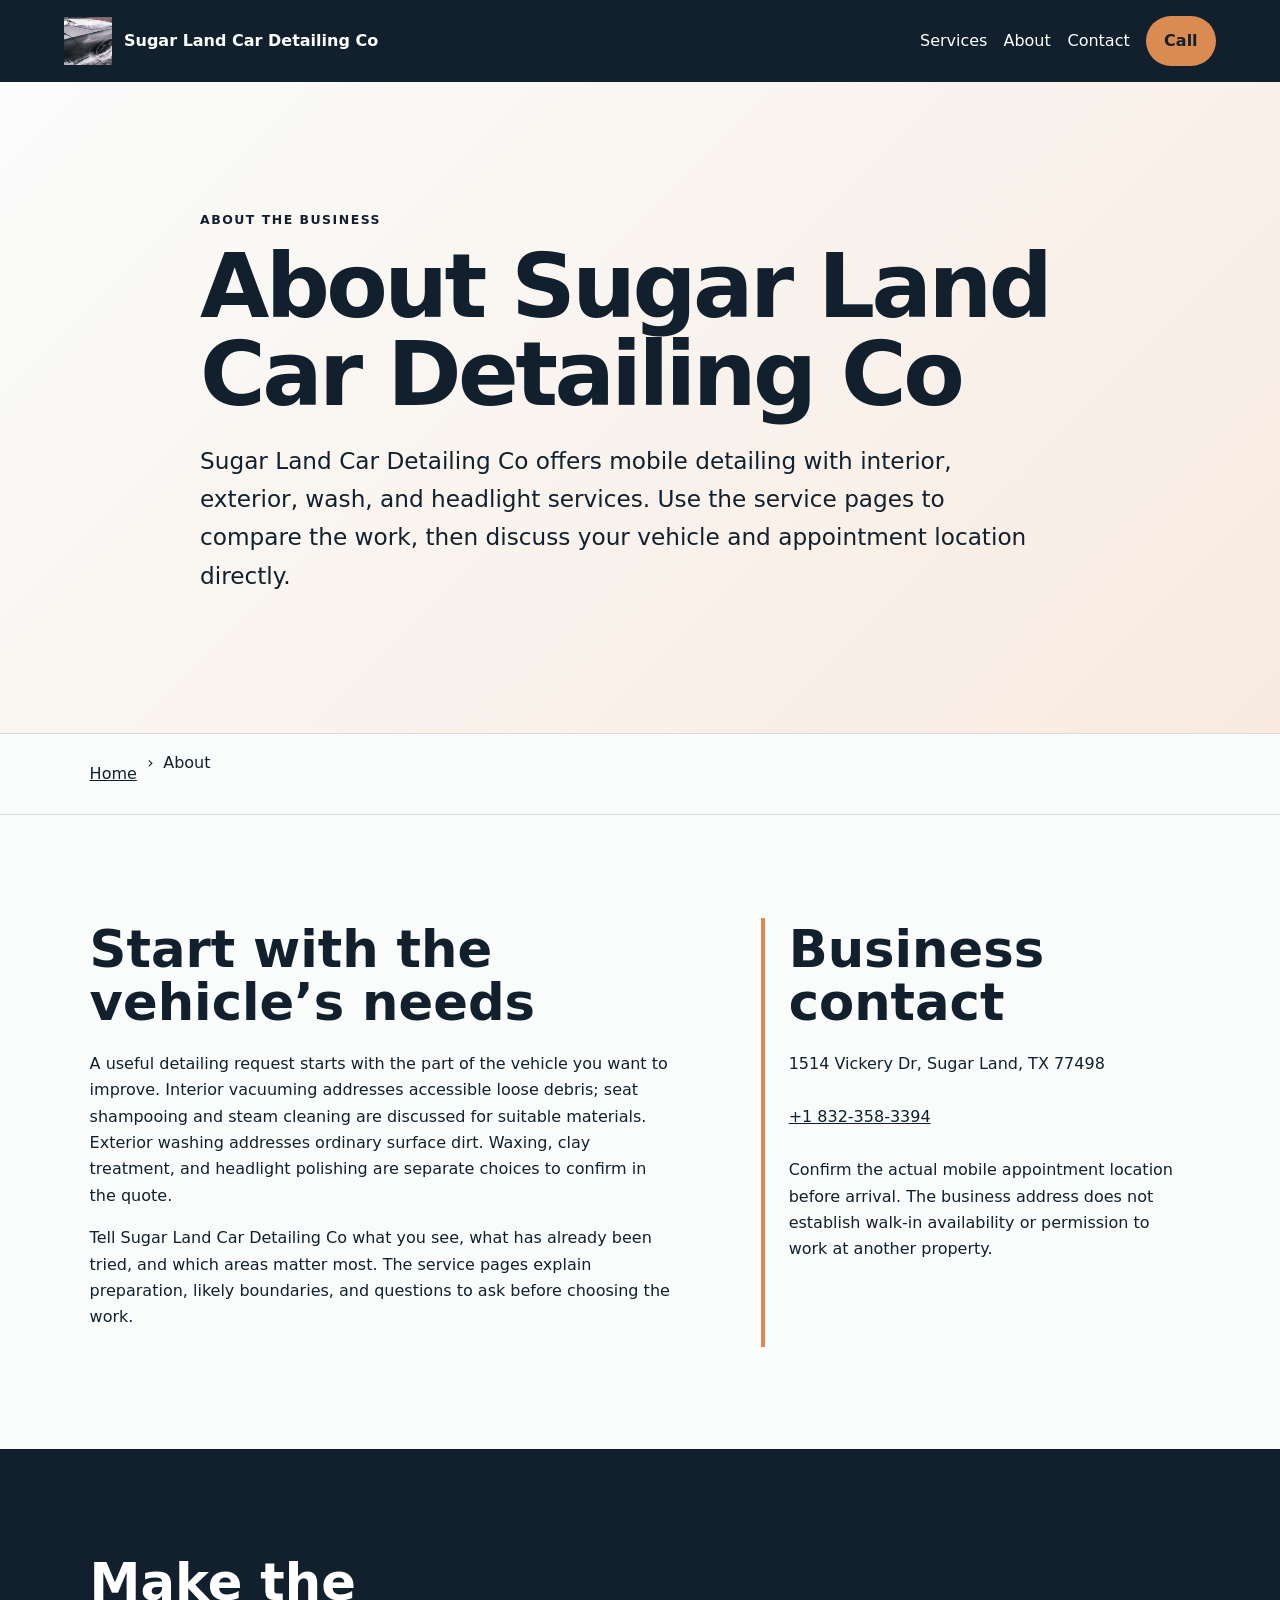
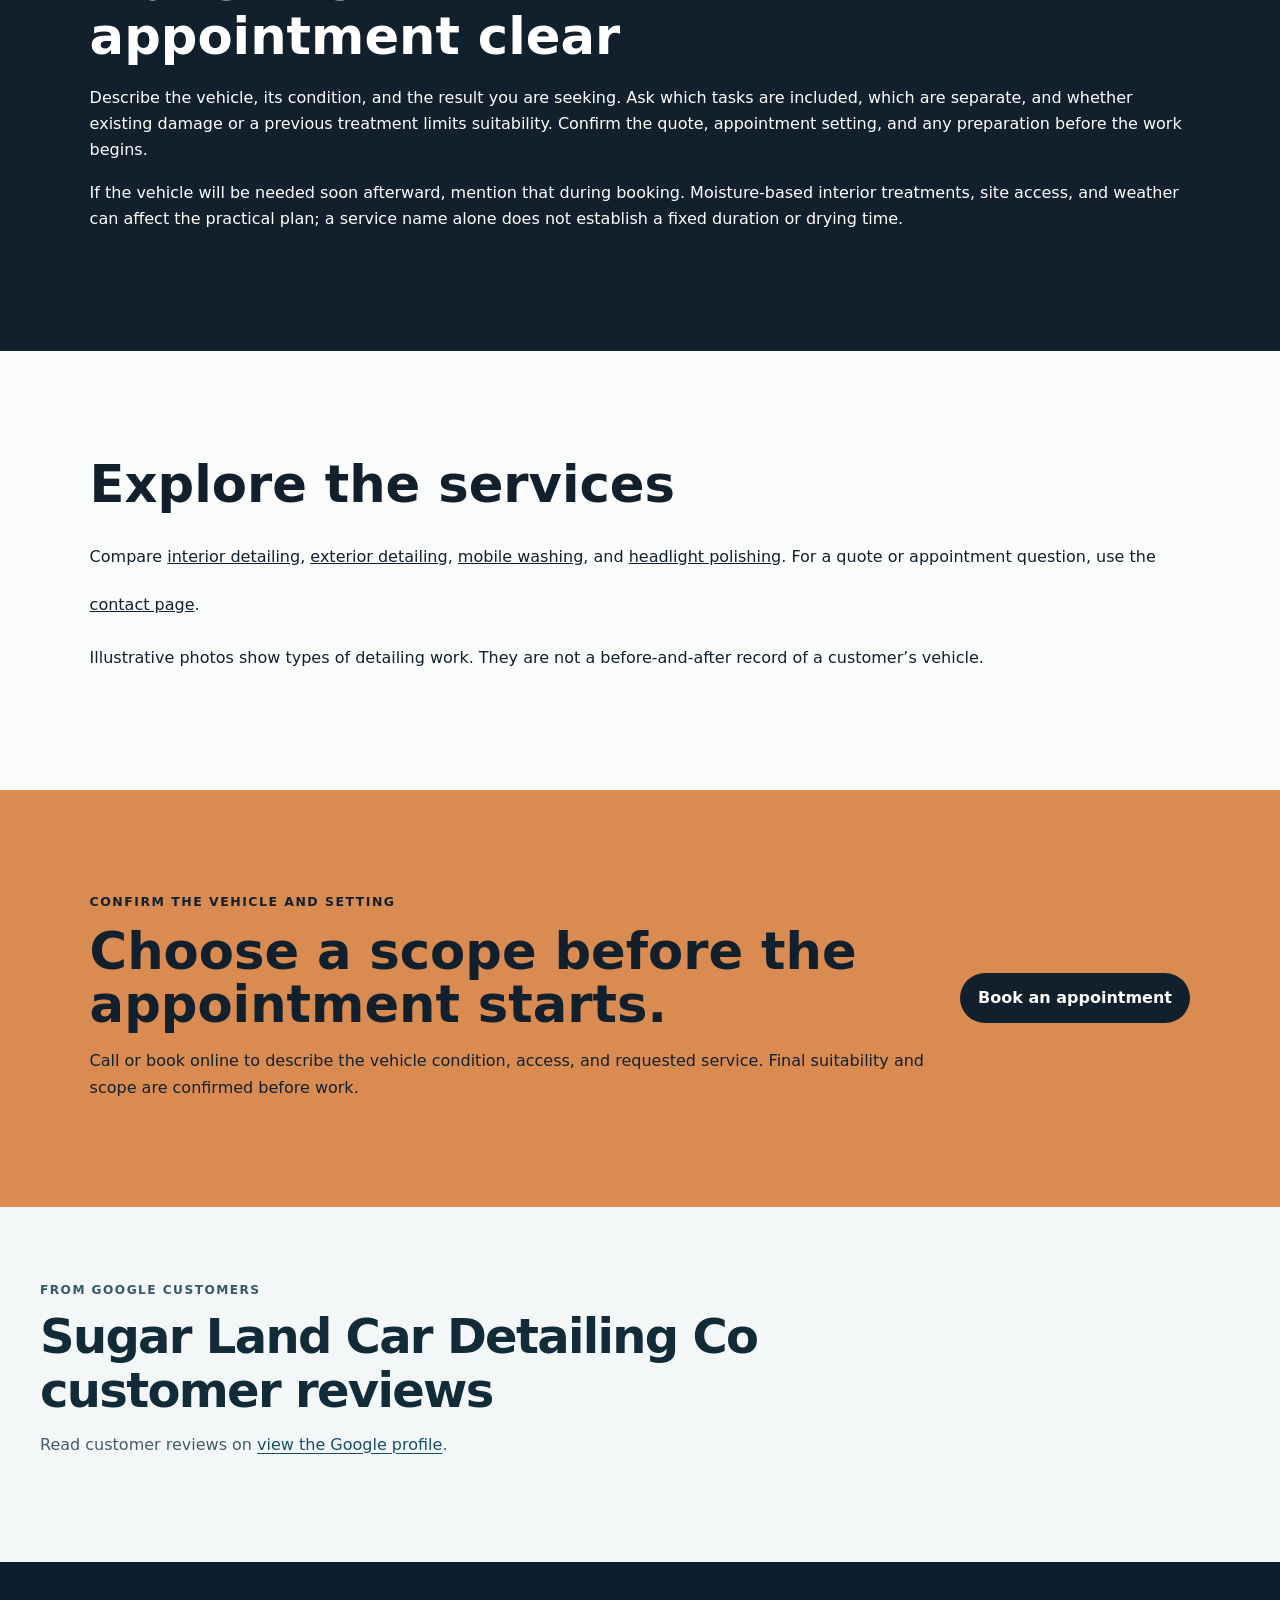
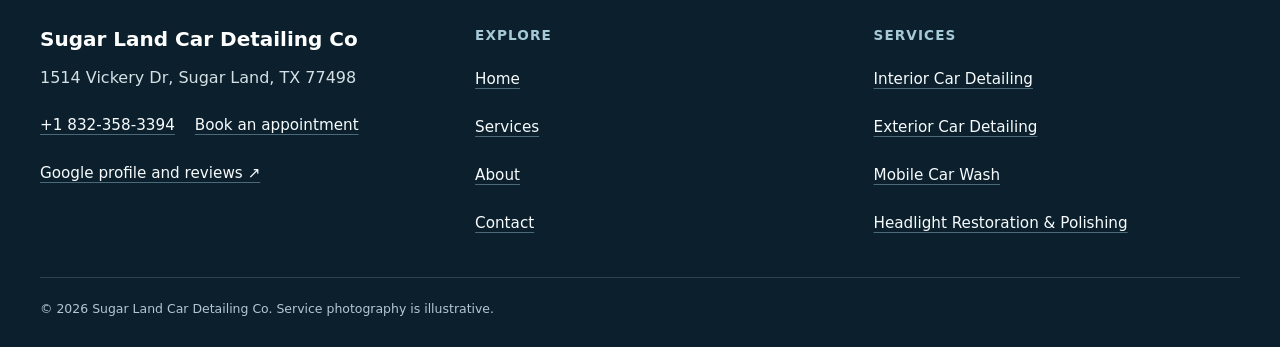
<file: about/index.html>
<!doctype html>
<html lang="en"><head>
  <meta charset="utf-8"><meta name="viewport" content="width=device-width,initial-scale=1">
  <title>About Sugar Land Car Detailing Co | Sugar Land, TX</title>
  <meta name="description" content="Verified identity, evidence boundaries, and appointment-planning approach for Sugar Land Car Detailing Co in Sugar Land, TX.">
  <meta name="robots" content="index, follow, max-image-preview:large, max-snippet:-1">
  <link rel="canonical" href="https://sugarlandcardetailingco.shop/about/">
  <meta property="og:type" content="website"><meta property="og:title" content="About Sugar Land Car Detailing Co | Sugar Land, TX">
  <meta property="og:description" content="Verified identity, evidence boundaries, and appointment-planning approach for Sugar Land Car Detailing Co in Sugar Land, TX."><meta property="og:url" content="https://sugarlandcardetailingco.shop/about/">
  <meta property="og:image" content="https://sugarlandcardetailingco.shop/assets/hero-foam-car.jpg"><meta name="twitter:card" content="summary_large_image">
  <link rel="icon" href="/assets/favicon.svg"><link rel="stylesheet" href="/seo-pages.css"><script type="application/ld+json">{
  "@context": "https://schema.org",
  "@graph": [
    {
      "@type": "BreadcrumbList",
      "@id": "https://sugarlandcardetailingco.shop/about/#breadcrumb",
      "itemListElement": [
        {
          "@type": "ListItem",
          "position": 1,
          "name": "Home",
          "item": "https://sugarlandcardetailingco.shop/"
        },
        {
          "@type": "ListItem",
          "position": 2,
          "name": "About Sugar Land Car Detailing Co | Sugar Land, TX",
          "item": "https://sugarlandcardetailingco.shop/about/"
        }
      ]
    },
    {
      "@type": "WebPage",
      "@id": "https://sugarlandcardetailingco.shop/about/#webpage",
      "url": "https://sugarlandcardetailingco.shop/about/",
      "name": "About Sugar Land Car Detailing Co | Sugar Land, TX",
      "description": "Verified identity, evidence boundaries, and appointment-planning approach for Sugar Land Car Detailing Co in Sugar Land, TX.",
      "breadcrumb": {
        "@id": "https://sugarlandcardetailingco.shop/about/#breadcrumb"
      },
      "isPartOf": {
        "@id": "https://sugarlandcardetailingco.shop/#website"
      },
      "about": {
        "@id": "https://sugarlandcardetailingco.shop/#business"
      }
    },
    {
      "@type": "ImageObject",
      "@id": "https://sugarlandcardetailingco.shop/about/#primaryimage",
      "contentUrl": "https://sugarlandcardetailingco.shop/assets/hero-foam-car.jpg",
      "caption": "Illustrative detailing artwork for Sugar Land Car Detailing Co",
      "representativeOfPage": true
    }
  ]
}</script>
<link rel="stylesheet" href="/portfolio-components.css">
</head><body style="--pilot-accent:#d98b52;--pilot-dark:#11202c;--pilot-paper:#fafcfb">
<a class="skip-link" href="#content">Skip to content</a>
<header class="pilot-header"><a class="pilot-brand" href="/"><img src="/assets/hero-foam-car.jpg" width="48" height="48" alt=""><span>Sugar Land Car Detailing Co</span></a>
<nav aria-label="Primary navigation"><a href="/services/">Services</a><a href="/about/">About</a><a href="/contact/">Contact</a><a class="pilot-call" href="tel:+18323583394">Call</a></nav></header>
<main id="content"><section class="pilot-hero text-only"><div><p class="eyebrow">About the business</p><h1>About Sugar Land Car Detailing Co</h1><p class="pilot-answer">Sugar Land Car Detailing Co offers mobile detailing with interior, exterior, wash, and headlight services. Use the service pages to compare the work, then discuss your vehicle and appointment location directly.</p></div></section><nav class="breadcrumbs" aria-label="Breadcrumb"><a href="/">Home</a><span>›</span><span>About</span></nav>
<section class="pilot-section pilot-grid"><div><h2>Start with the vehicle’s needs</h2><p>A useful detailing request starts with the part of the vehicle you want to improve. Interior vacuuming addresses accessible loose debris; seat shampooing and steam cleaning are discussed for suitable materials. Exterior washing addresses ordinary surface dirt. Waxing, clay treatment, and headlight polishing are separate choices to confirm in the quote.</p><p>Tell Sugar Land Car Detailing Co what you see, what has already been tried, and which areas matter most. The service pages explain preparation, likely boundaries, and questions to ask before choosing the work.</p></div><aside><h2>Business contact</h2><p>1514 Vickery Dr, Sugar Land, TX 77498</p><p><a href="tel:+18323583394">+1 832-358-3394</a></p><p>Confirm the actual mobile appointment location before arrival. The business address does not establish walk-in availability or permission to work at another property.</p></aside></section>
<section class="pilot-section tone"><h2>Make the appointment clear</h2><p>Describe the vehicle, its condition, and the result you are seeking. Ask which tasks are included, which are separate, and whether existing damage or a previous treatment limits suitability. Confirm the quote, appointment setting, and any preparation before the work begins.</p><p>If the vehicle will be needed soon afterward, mention that during booking. Moisture-based interior treatments, site access, and weather can affect the practical plan; a service name alone does not establish a fixed duration or drying time.</p></section>
<section class="pilot-section"><h2>Explore the services</h2><p>Compare <a href="/services/interior-car-detailing/">interior detailing</a>, <a href="/services/exterior-car-detailing/">exterior detailing</a>, <a href="/services/mobile-car-wash/">mobile washing</a>, and <a href="/services/headlight-restoration/">headlight polishing</a>. For a quote or appointment question, use the <a href="/contact/">contact page</a>.</p><p>Illustrative photos show types of detailing work. They are not a before-and-after record of a customer’s vehicle.</p></section>
<section class="pilot-cta"><div><p class="eyebrow">Confirm the vehicle and setting</p><h2>Choose a scope before the appointment starts.</h2><p>Call or book online to describe the vehicle condition, access, and requested service. Final suitability and scope are confirmed before work.</p></div><a class="pilot-button" href="https://cal.com/sumitdatta/auto-detail-service">Book an appointment</a></section>
<!-- PORTFOLIO-REVIEWS:START --><section class="portfolio-reviews" aria-labelledby="portfolio-reviews-title"><div class="portfolio-reviews__heading"><div><p class="portfolio-reviews__kicker">From Google customers</p><h2 id="portfolio-reviews-title">Sugar Land Car Detailing Co customer reviews</h2><p class="portfolio-reviews__intro">Read customer reviews on <a href="https://www.google.com/maps?cid=5052652727945234885" target="_blank" rel="noopener noreferrer">view the Google profile</a>.</p></div></div></section><!-- PORTFOLIO-REVIEWS:END -->
</main><footer class="portfolio-footer"><div class="portfolio-footer__grid"><div><strong class="portfolio-footer__name">Sugar Land Car Detailing Co</strong><address>1514 Vickery Dr, Sugar Land, TX 77498</address><div class="portfolio-footer__contact"><a href="tel:+18323583394">+1 832-358-3394</a><a href="https://cal.com/sumitdatta/auto-detail-service">Book an appointment</a></div><a href="https://www.google.com/maps?cid=5052652727945234885" target="_blank" rel="noopener noreferrer">Google profile and reviews ↗</a></div><div><h2>Explore</h2><nav aria-label="Footer navigation"><a href="/">Home</a><a href="/services/">Services</a><a href="/about/">About</a><a href="/contact/">Contact</a></nav></div><div><h2>Services</h2><nav aria-label="Service pages"><a href="/services/interior-car-detailing/">Interior Car Detailing</a><a href="/services/exterior-car-detailing/">Exterior Car Detailing</a><a href="/services/mobile-car-wash/">Mobile Car Wash</a><a href="/services/headlight-restoration/">Headlight Restoration &amp; Polishing</a></nav></div></div><p class="portfolio-footer__bottom">© <span id="year">2026</span> Sugar Land Car Detailing Co. Service photography is illustrative.</p></footer>
<script src="/portfolio-components.js" defer></script>
</body></html>
</file>
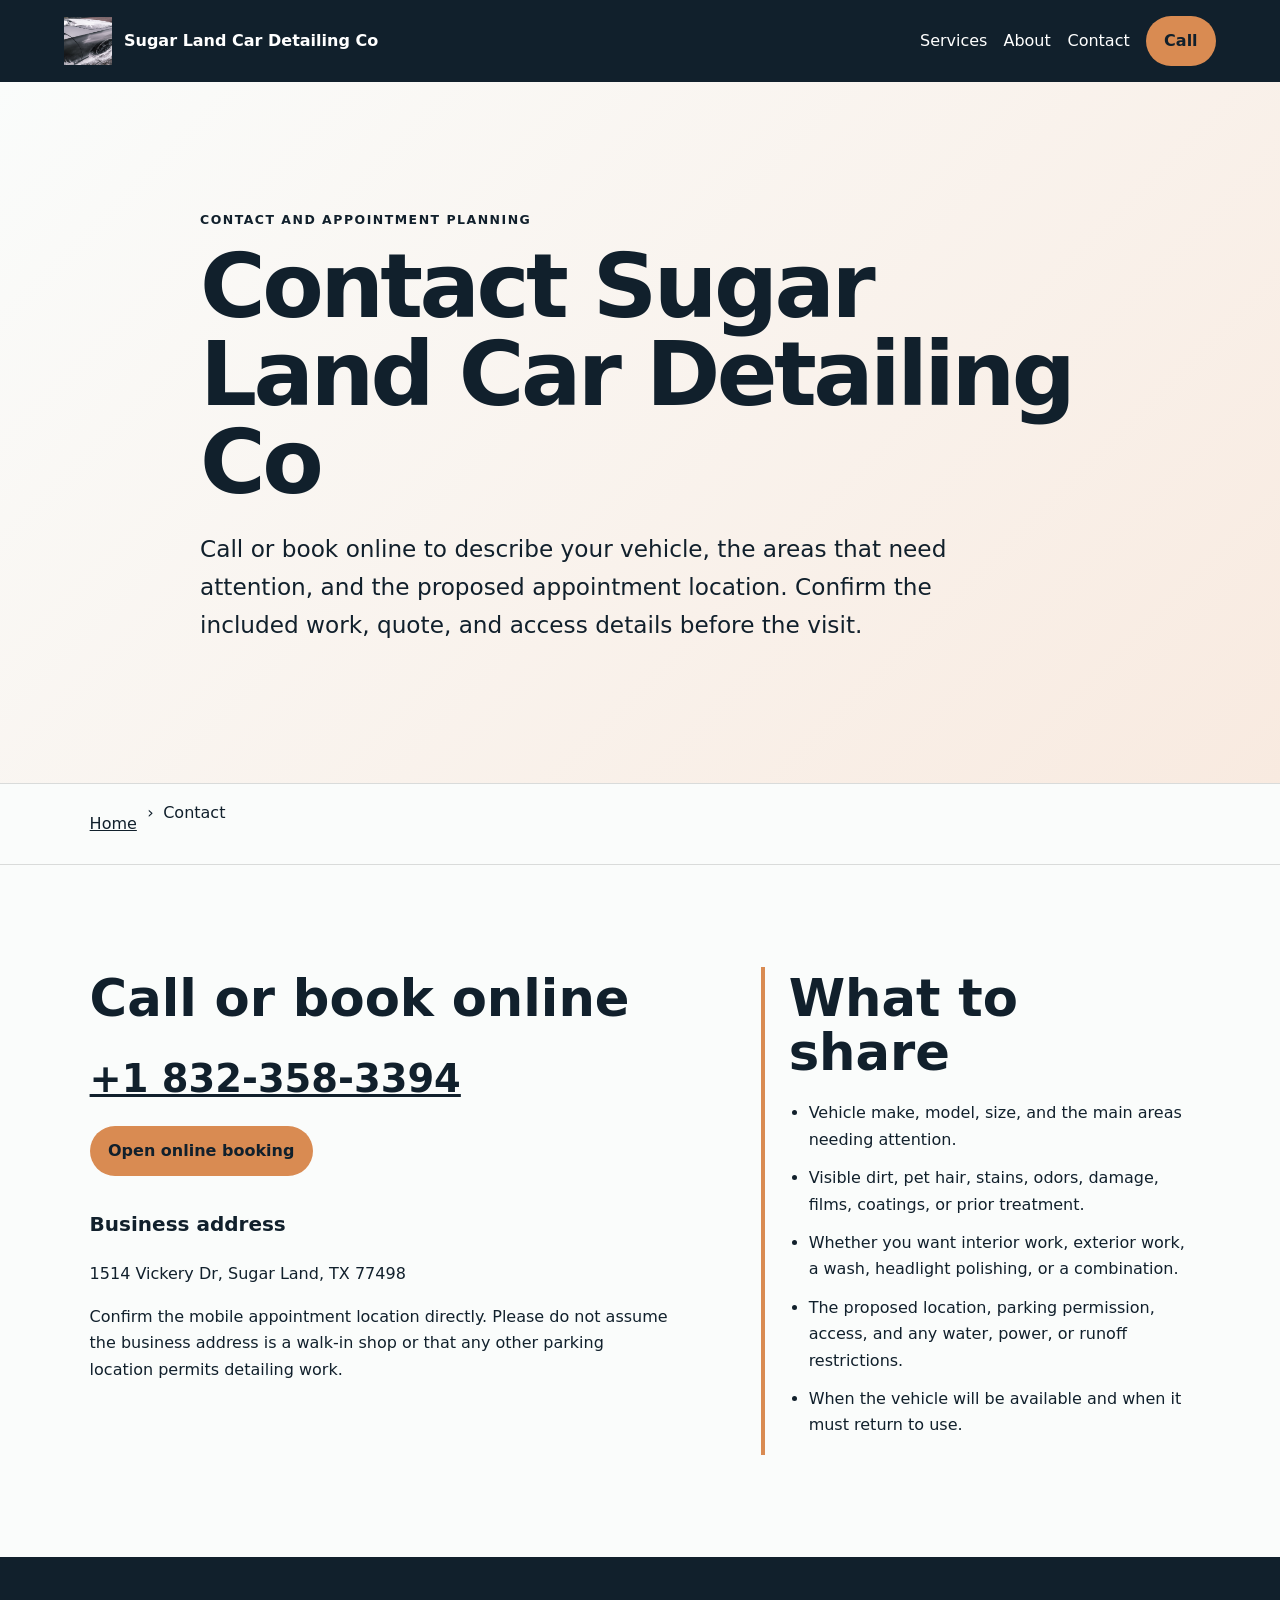
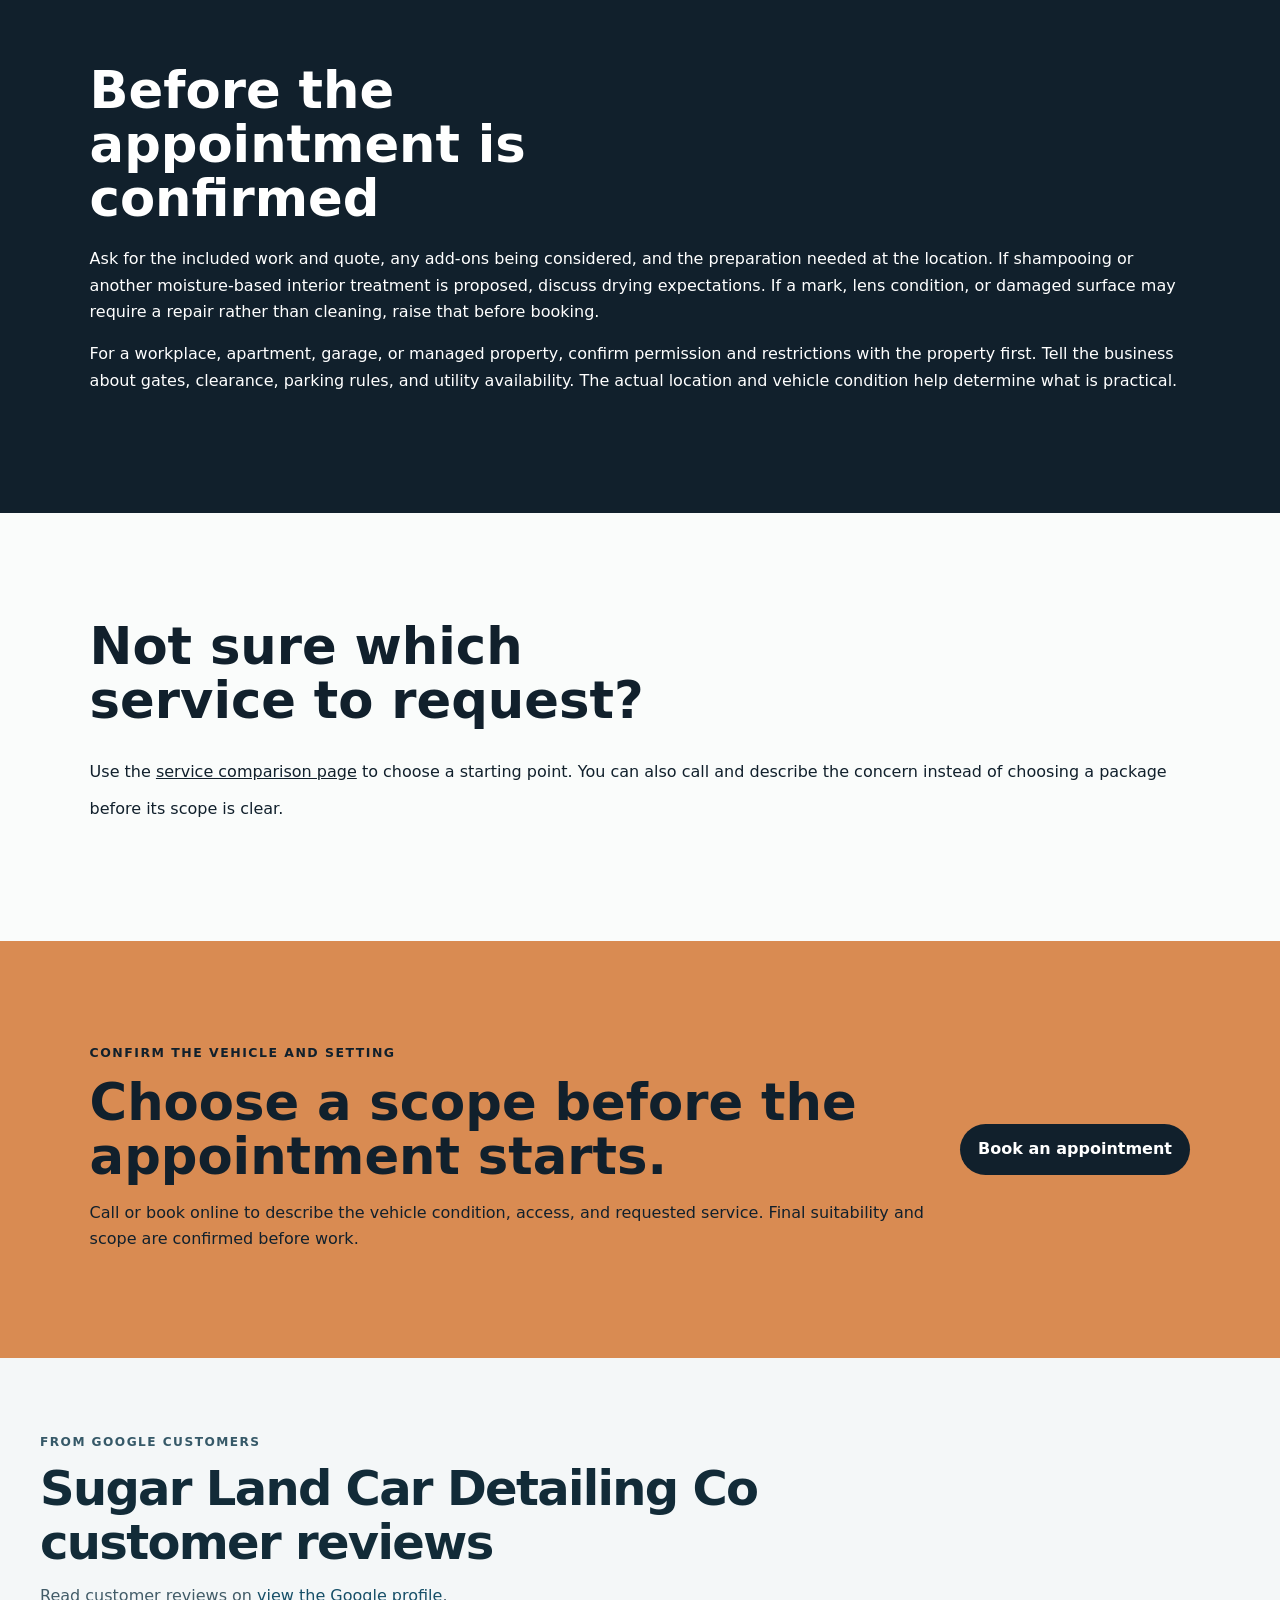
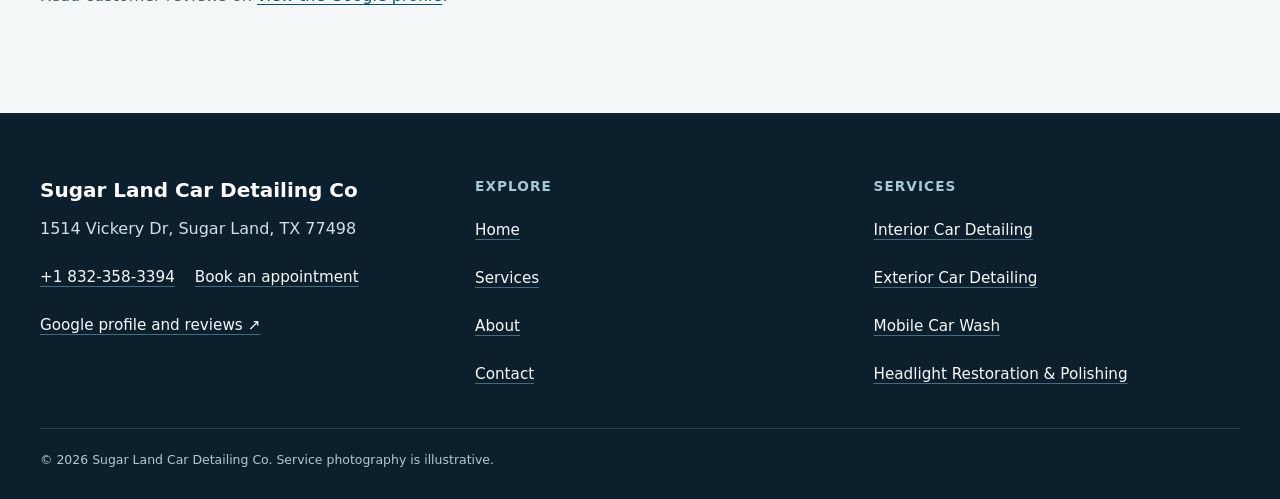
<file: contact/index.html>
<!doctype html>
<html lang="en"><head>
  <meta charset="utf-8"><meta name="viewport" content="width=device-width,initial-scale=1">
  <title>Contact Sugar Land Car Detailing Co | Sugar Land, TX</title>
  <meta name="description" content="Call or book Sugar Land Car Detailing Co and confirm vehicle condition, access, and detailing scope in Sugar Land, TX.">
  <meta name="robots" content="index, follow, max-image-preview:large, max-snippet:-1">
  <link rel="canonical" href="https://sugarlandcardetailingco.shop/contact/">
  <meta property="og:type" content="website"><meta property="og:title" content="Contact Sugar Land Car Detailing Co | Sugar Land, TX">
  <meta property="og:description" content="Call or book Sugar Land Car Detailing Co and confirm vehicle condition, access, and detailing scope in Sugar Land, TX."><meta property="og:url" content="https://sugarlandcardetailingco.shop/contact/">
  <meta property="og:image" content="https://sugarlandcardetailingco.shop/assets/hero-foam-car.jpg"><meta name="twitter:card" content="summary_large_image">
  <link rel="icon" href="/assets/favicon.svg"><link rel="stylesheet" href="/seo-pages.css"><script type="application/ld+json">{
  "@context": "https://schema.org",
  "@graph": [
    {
      "@type": "BreadcrumbList",
      "@id": "https://sugarlandcardetailingco.shop/contact/#breadcrumb",
      "itemListElement": [
        {
          "@type": "ListItem",
          "position": 1,
          "name": "Home",
          "item": "https://sugarlandcardetailingco.shop/"
        },
        {
          "@type": "ListItem",
          "position": 2,
          "name": "Contact Sugar Land Car Detailing Co | Sugar Land, TX",
          "item": "https://sugarlandcardetailingco.shop/contact/"
        }
      ]
    },
    {
      "@type": "WebPage",
      "@id": "https://sugarlandcardetailingco.shop/contact/#webpage",
      "url": "https://sugarlandcardetailingco.shop/contact/",
      "name": "Contact Sugar Land Car Detailing Co | Sugar Land, TX",
      "description": "Call or book Sugar Land Car Detailing Co and confirm vehicle condition, access, and detailing scope in Sugar Land, TX.",
      "breadcrumb": {
        "@id": "https://sugarlandcardetailingco.shop/contact/#breadcrumb"
      },
      "isPartOf": {
        "@id": "https://sugarlandcardetailingco.shop/#website"
      },
      "about": {
        "@id": "https://sugarlandcardetailingco.shop/#business"
      }
    },
    {
      "@type": "ImageObject",
      "@id": "https://sugarlandcardetailingco.shop/contact/#primaryimage",
      "contentUrl": "https://sugarlandcardetailingco.shop/assets/hero-foam-car.jpg",
      "caption": "Illustrative detailing artwork for Sugar Land Car Detailing Co",
      "representativeOfPage": true
    }
  ]
}</script>
<link rel="stylesheet" href="/portfolio-components.css">
</head><body style="--pilot-accent:#d98b52;--pilot-dark:#11202c;--pilot-paper:#fafcfb">
<a class="skip-link" href="#content">Skip to content</a>
<header class="pilot-header"><a class="pilot-brand" href="/"><img src="/assets/hero-foam-car.jpg" width="48" height="48" alt=""><span>Sugar Land Car Detailing Co</span></a>
<nav aria-label="Primary navigation"><a href="/services/">Services</a><a href="/about/">About</a><a href="/contact/">Contact</a><a class="pilot-call" href="tel:+18323583394">Call</a></nav></header>
<main id="content"><section class="pilot-hero text-only"><div><p class="eyebrow">Contact and appointment planning</p><h1>Contact Sugar Land Car Detailing Co</h1><p class="pilot-answer">Call or book online to describe your vehicle, the areas that need attention, and the proposed appointment location. Confirm the included work, quote, and access details before the visit.</p></div></section><nav class="breadcrumbs" aria-label="Breadcrumb"><a href="/">Home</a><span>›</span><span>Contact</span></nav>
<section class="pilot-section pilot-grid"><div><h2>Call or book online</h2><p><a class="large-link" href="tel:+18323583394">+1 832-358-3394</a></p><p><a class="pilot-button" href="https://cal.com/sumitdatta/auto-detail-service">Open online booking</a></p><h3>Business address</h3><p>1514 Vickery Dr, Sugar Land, TX 77498</p><p>Confirm the mobile appointment location directly. Please do not assume the business address is a walk-in shop or that any other parking location permits detailing work.</p></div><aside><h2>What to share</h2><ul class="checklist"><li>Vehicle make, model, size, and the main areas needing attention.</li><li>Visible dirt, pet hair, stains, odors, damage, films, coatings, or prior treatment.</li><li>Whether you want interior work, exterior work, a wash, headlight polishing, or a combination.</li><li>The proposed location, parking permission, access, and any water, power, or runoff restrictions.</li><li>When the vehicle will be available and when it must return to use.</li></ul></aside></section>
<section class="pilot-section tone"><h2>Before the appointment is confirmed</h2><p>Ask for the included work and quote, any add-ons being considered, and the preparation needed at the location. If shampooing or another moisture-based interior treatment is proposed, discuss drying expectations. If a mark, lens condition, or damaged surface may require a repair rather than cleaning, raise that before booking.</p><p>For a workplace, apartment, garage, or managed property, confirm permission and restrictions with the property first. Tell the business about gates, clearance, parking rules, and utility availability. The actual location and vehicle condition help determine what is practical.</p></section>
<section class="pilot-section"><h2>Not sure which service to request?</h2><p>Use the <a href="/services/">service comparison page</a> to choose a starting point. You can also call and describe the concern instead of choosing a package before its scope is clear.</p></section>
<section class="pilot-cta"><div><p class="eyebrow">Confirm the vehicle and setting</p><h2>Choose a scope before the appointment starts.</h2><p>Call or book online to describe the vehicle condition, access, and requested service. Final suitability and scope are confirmed before work.</p></div><a class="pilot-button" href="https://cal.com/sumitdatta/auto-detail-service">Book an appointment</a></section>
<!-- PORTFOLIO-REVIEWS:START --><section class="portfolio-reviews" aria-labelledby="portfolio-reviews-title"><div class="portfolio-reviews__heading"><div><p class="portfolio-reviews__kicker">From Google customers</p><h2 id="portfolio-reviews-title">Sugar Land Car Detailing Co customer reviews</h2><p class="portfolio-reviews__intro">Read customer reviews on <a href="https://www.google.com/maps?cid=5052652727945234885" target="_blank" rel="noopener noreferrer">view the Google profile</a>.</p></div></div></section><!-- PORTFOLIO-REVIEWS:END -->
</main><footer class="portfolio-footer"><div class="portfolio-footer__grid"><div><strong class="portfolio-footer__name">Sugar Land Car Detailing Co</strong><address>1514 Vickery Dr, Sugar Land, TX 77498</address><div class="portfolio-footer__contact"><a href="tel:+18323583394">+1 832-358-3394</a><a href="https://cal.com/sumitdatta/auto-detail-service">Book an appointment</a></div><a href="https://www.google.com/maps?cid=5052652727945234885" target="_blank" rel="noopener noreferrer">Google profile and reviews ↗</a></div><div><h2>Explore</h2><nav aria-label="Footer navigation"><a href="/">Home</a><a href="/services/">Services</a><a href="/about/">About</a><a href="/contact/">Contact</a></nav></div><div><h2>Services</h2><nav aria-label="Service pages"><a href="/services/interior-car-detailing/">Interior Car Detailing</a><a href="/services/exterior-car-detailing/">Exterior Car Detailing</a><a href="/services/mobile-car-wash/">Mobile Car Wash</a><a href="/services/headlight-restoration/">Headlight Restoration &amp; Polishing</a></nav></div></div><p class="portfolio-footer__bottom">© <span id="year">2026</span> Sugar Land Car Detailing Co. Service photography is illustrative.</p></footer>
<script src="/portfolio-components.js" defer></script>
</body></html>
</file>
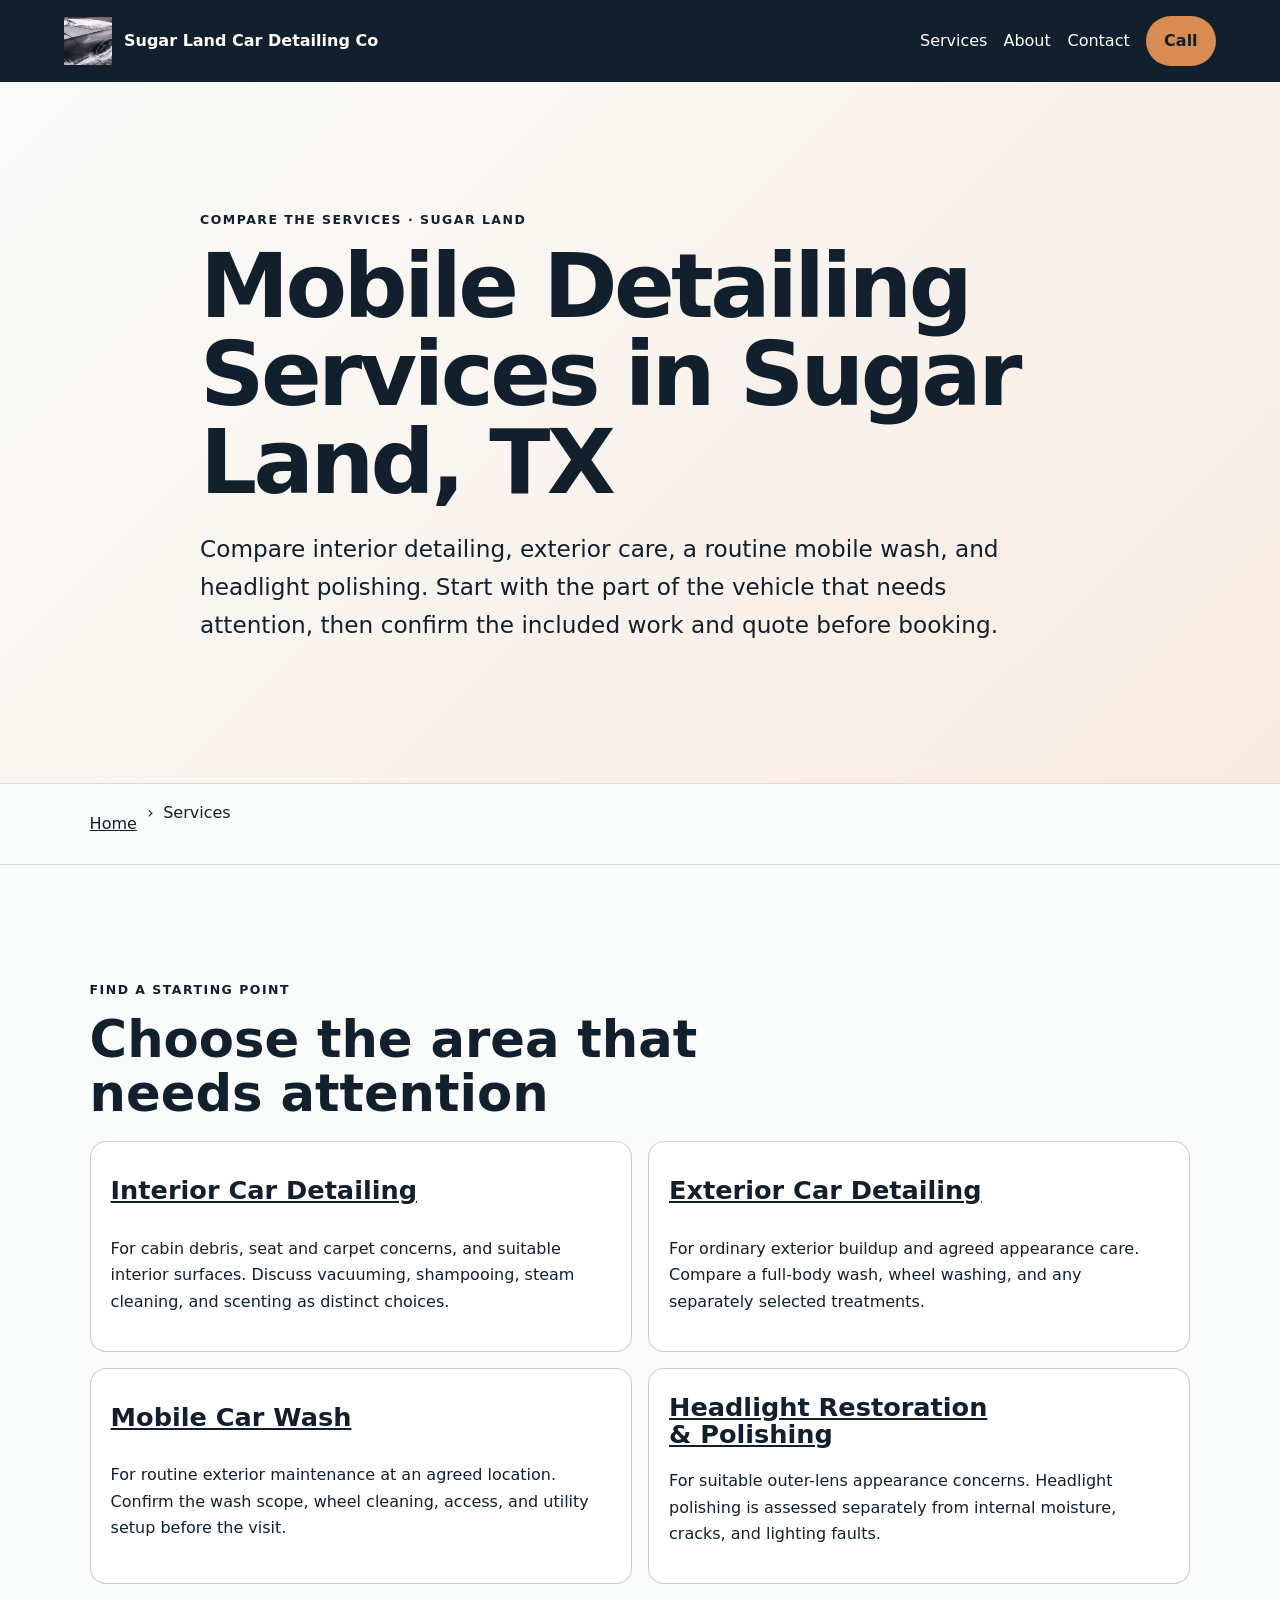
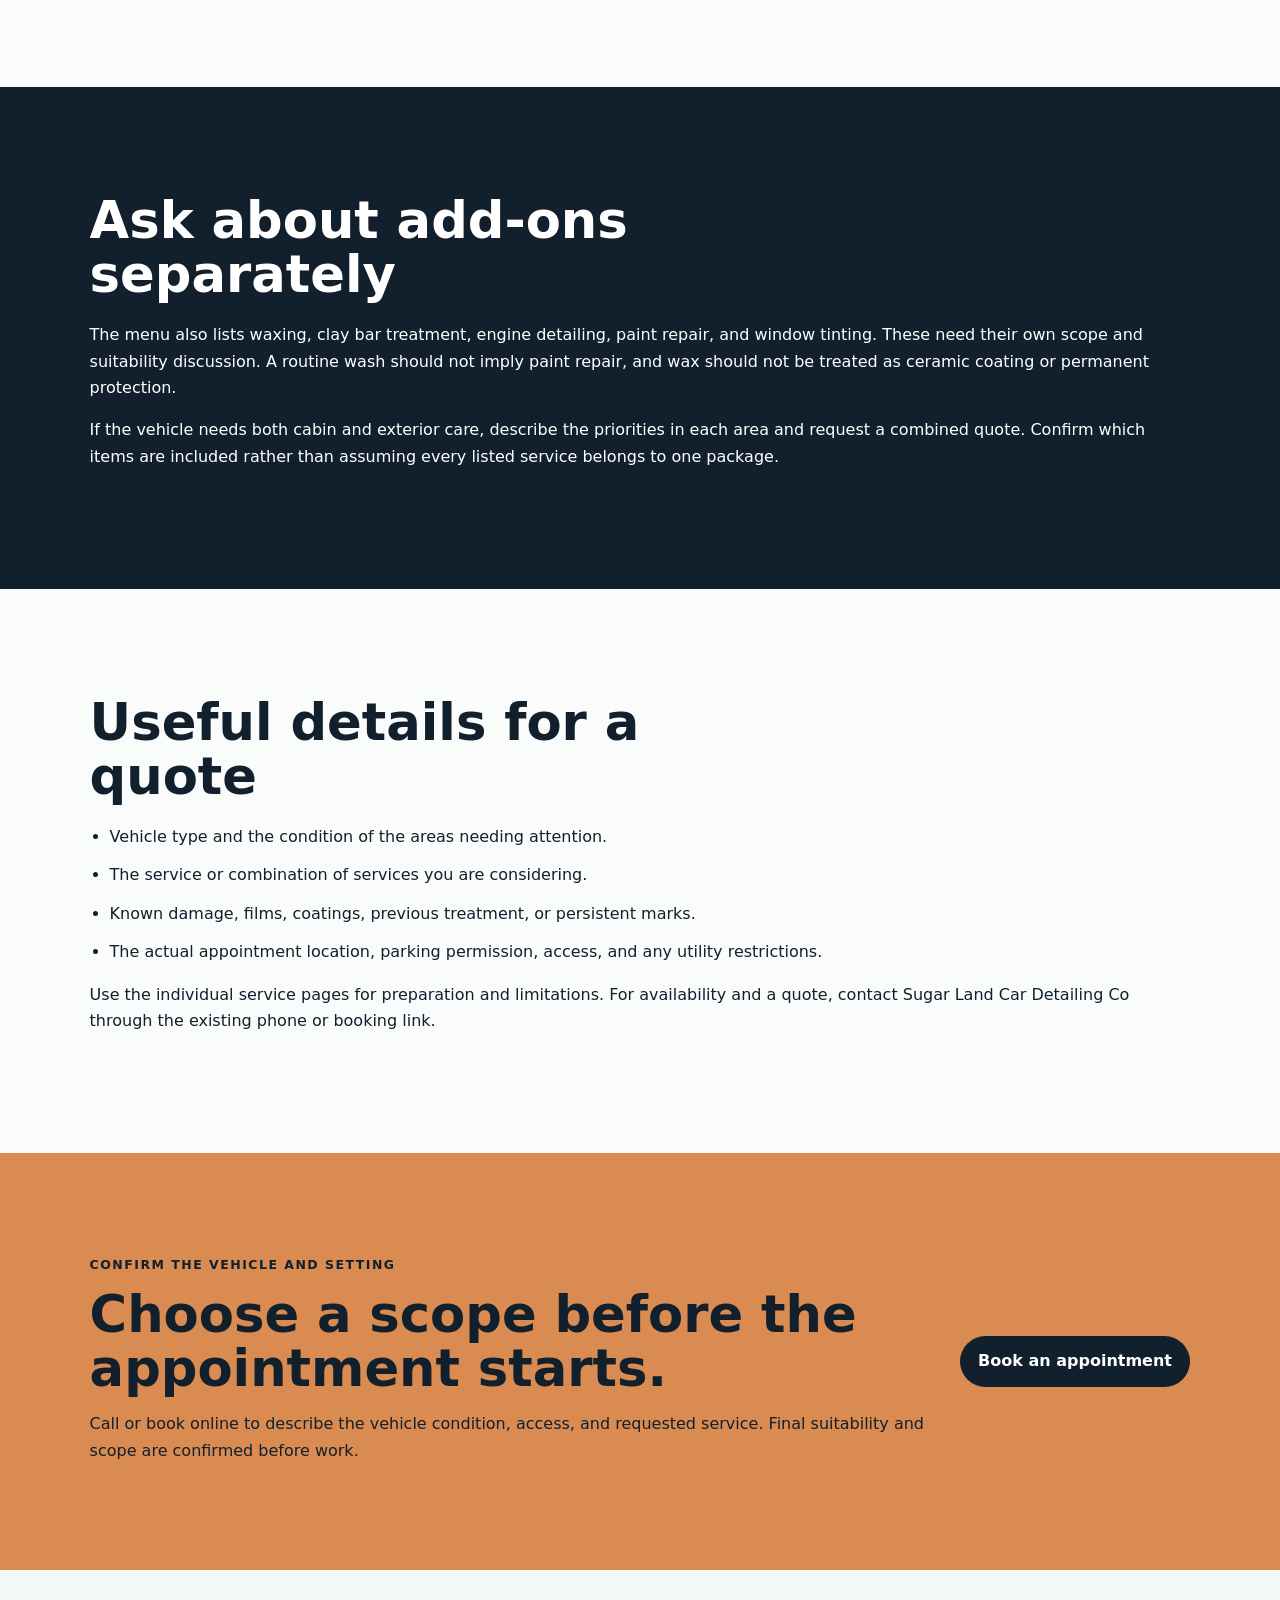
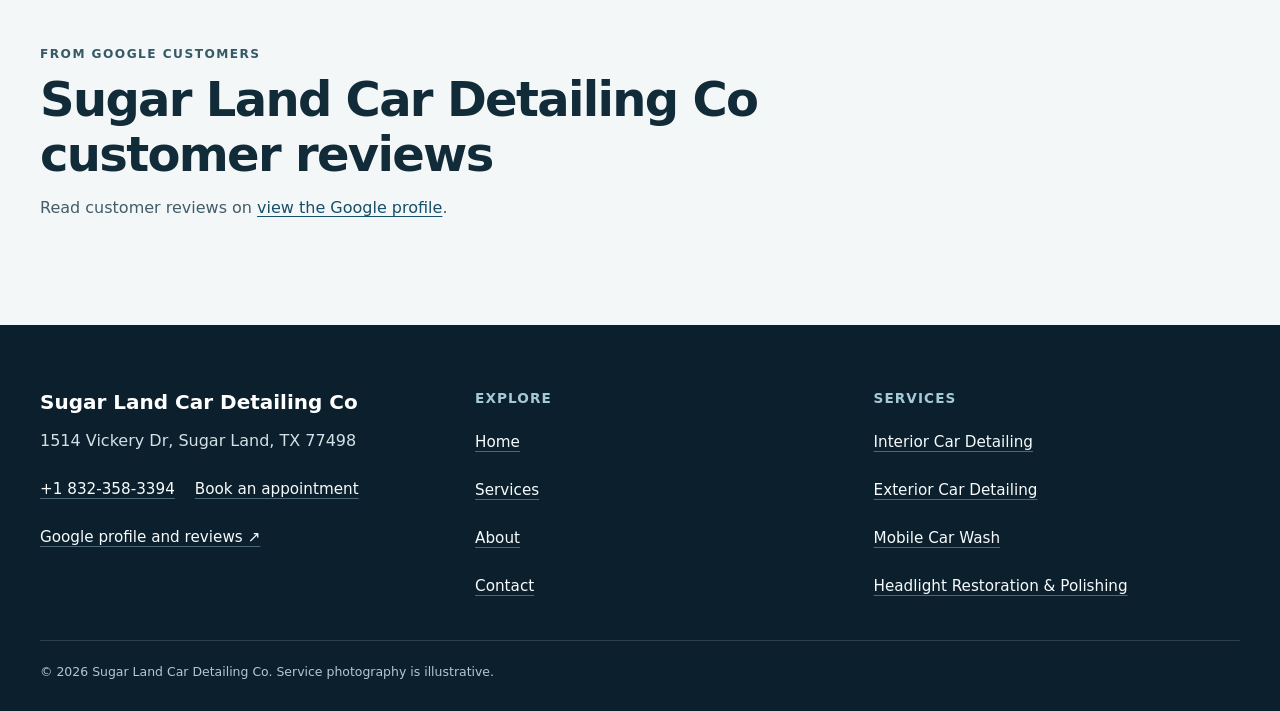
<file: services/index.html>
<!doctype html>
<html lang="en"><head>
  <meta charset="utf-8"><meta name="viewport" content="width=device-width,initial-scale=1">
  <title>Mobile Detailing Services in Sugar Land, TX | Sugar Land Car Detailing Co</title>
  <meta name="description" content="Compare documented mobile detailing choices from Sugar Land Car Detailing Co in Sugar Land, TX, including preparation, access, and scope boundaries.">
  <meta name="robots" content="index, follow, max-image-preview:large, max-snippet:-1">
  <link rel="canonical" href="https://sugarlandcardetailingco.shop/services/">
  <meta property="og:type" content="website"><meta property="og:title" content="Mobile Detailing Services in Sugar Land, TX | Sugar Land Car Detailing Co">
  <meta property="og:description" content="Compare documented mobile detailing choices from Sugar Land Car Detailing Co in Sugar Land, TX, including preparation, access, and scope boundaries."><meta property="og:url" content="https://sugarlandcardetailingco.shop/services/">
  <meta property="og:image" content="https://sugarlandcardetailingco.shop/assets/hero-foam-car.jpg"><meta name="twitter:card" content="summary_large_image">
  <link rel="icon" href="/assets/favicon.svg"><link rel="stylesheet" href="/seo-pages.css"><script type="application/ld+json">{
  "@context": "https://schema.org",
  "@graph": [
    {
      "@type": "BreadcrumbList",
      "@id": "https://sugarlandcardetailingco.shop/services/#breadcrumb",
      "itemListElement": [
        {
          "@type": "ListItem",
          "position": 1,
          "name": "Home",
          "item": "https://sugarlandcardetailingco.shop/"
        },
        {
          "@type": "ListItem",
          "position": 2,
          "name": "Services",
          "item": "https://sugarlandcardetailingco.shop/services/"
        }
      ]
    },
    {
      "@type": "WebPage",
      "@id": "https://sugarlandcardetailingco.shop/services/#webpage",
      "url": "https://sugarlandcardetailingco.shop/services/",
      "name": "Mobile Detailing Services in Sugar Land, TX | Sugar Land Car Detailing Co",
      "description": "Compare documented mobile detailing choices from Sugar Land Car Detailing Co in Sugar Land, TX, including preparation, access, and scope boundaries.",
      "breadcrumb": {
        "@id": "https://sugarlandcardetailingco.shop/services/#breadcrumb"
      },
      "isPartOf": {
        "@id": "https://sugarlandcardetailingco.shop/#website"
      },
      "about": {
        "@id": "https://sugarlandcardetailingco.shop/#business"
      }
    },
    {
      "@type": "ImageObject",
      "@id": "https://sugarlandcardetailingco.shop/services/#primaryimage",
      "contentUrl": "https://sugarlandcardetailingco.shop/assets/hero-foam-car.jpg",
      "caption": "Illustrative detailing artwork for Sugar Land Car Detailing Co",
      "representativeOfPage": true
    }
  ]
}</script>
<link rel="stylesheet" href="/portfolio-components.css">
</head><body style="--pilot-accent:#d98b52;--pilot-dark:#11202c;--pilot-paper:#fafcfb">
<a class="skip-link" href="#content">Skip to content</a>
<header class="pilot-header"><a class="pilot-brand" href="/"><img src="/assets/hero-foam-car.jpg" width="48" height="48" alt=""><span>Sugar Land Car Detailing Co</span></a>
<nav aria-label="Primary navigation"><a href="/services/">Services</a><a href="/about/">About</a><a href="/contact/">Contact</a><a class="pilot-call" href="tel:+18323583394">Call</a></nav></header>
<main id="content"><section class="pilot-hero text-only"><div><p class="eyebrow">Compare the services · Sugar Land</p><h1>Mobile Detailing Services in Sugar Land, TX</h1><p class="pilot-answer">Compare interior detailing, exterior care, a routine mobile wash, and headlight polishing. Start with the part of the vehicle that needs attention, then confirm the included work and quote before booking.</p></div></section>
<nav class="breadcrumbs" aria-label="Breadcrumb"><a href="/">Home</a><span>›</span><span>Services</span></nav>
<section class="pilot-section"><p class="eyebrow">Find a starting point</p><h2>Choose the area that needs attention</h2><div class="service-cards"><article><h2><a href="/services/interior-car-detailing/">Interior Car Detailing</a></h2><p>For cabin debris, seat and carpet concerns, and suitable interior surfaces. Discuss vacuuming, shampooing, steam cleaning, and scenting as distinct choices.</p></article><article><h2><a href="/services/exterior-car-detailing/">Exterior Car Detailing</a></h2><p>For ordinary exterior buildup and agreed appearance care. Compare a full-body wash, wheel washing, and any separately selected treatments.</p></article><article><h2><a href="/services/mobile-car-wash/">Mobile Car Wash</a></h2><p>For routine exterior maintenance at an agreed location. Confirm the wash scope, wheel cleaning, access, and utility setup before the visit.</p></article><article><h2><a href="/services/headlight-restoration/">Headlight Restoration &amp; Polishing</a></h2><p>For suitable outer-lens appearance concerns. Headlight polishing is assessed separately from internal moisture, cracks, and lighting faults.</p></article></div></section>
<section class="pilot-section tone"><h2>Ask about add-ons separately</h2><p>The menu also lists waxing, clay bar treatment, engine detailing, paint repair, and window tinting. These need their own scope and suitability discussion. A routine wash should not imply paint repair, and wax should not be treated as ceramic coating or permanent protection.</p><p>If the vehicle needs both cabin and exterior care, describe the priorities in each area and request a combined quote. Confirm which items are included rather than assuming every listed service belongs to one package.</p></section>
<section class="pilot-section"><h2>Useful details for a quote</h2><ul class="checklist"><li>Vehicle type and the condition of the areas needing attention.</li><li>The service or combination of services you are considering.</li><li>Known damage, films, coatings, previous treatment, or persistent marks.</li><li>The actual appointment location, parking permission, access, and any utility restrictions.</li></ul><p>Use the individual service pages for preparation and limitations. For availability and a quote, contact Sugar Land Car Detailing Co through the existing phone or booking link.</p></section>
<section class="pilot-cta"><div><p class="eyebrow">Confirm the vehicle and setting</p><h2>Choose a scope before the appointment starts.</h2><p>Call or book online to describe the vehicle condition, access, and requested service. Final suitability and scope are confirmed before work.</p></div><a class="pilot-button" href="https://cal.com/sumitdatta/auto-detail-service">Book an appointment</a></section>
<!-- PORTFOLIO-REVIEWS:START --><section class="portfolio-reviews" aria-labelledby="portfolio-reviews-title"><div class="portfolio-reviews__heading"><div><p class="portfolio-reviews__kicker">From Google customers</p><h2 id="portfolio-reviews-title">Sugar Land Car Detailing Co customer reviews</h2><p class="portfolio-reviews__intro">Read customer reviews on <a href="https://www.google.com/maps?cid=5052652727945234885" target="_blank" rel="noopener noreferrer">view the Google profile</a>.</p></div></div></section><!-- PORTFOLIO-REVIEWS:END -->
</main><footer class="portfolio-footer"><div class="portfolio-footer__grid"><div><strong class="portfolio-footer__name">Sugar Land Car Detailing Co</strong><address>1514 Vickery Dr, Sugar Land, TX 77498</address><div class="portfolio-footer__contact"><a href="tel:+18323583394">+1 832-358-3394</a><a href="https://cal.com/sumitdatta/auto-detail-service">Book an appointment</a></div><a href="https://www.google.com/maps?cid=5052652727945234885" target="_blank" rel="noopener noreferrer">Google profile and reviews ↗</a></div><div><h2>Explore</h2><nav aria-label="Footer navigation"><a href="/">Home</a><a href="/services/">Services</a><a href="/about/">About</a><a href="/contact/">Contact</a></nav></div><div><h2>Services</h2><nav aria-label="Service pages"><a href="/services/interior-car-detailing/">Interior Car Detailing</a><a href="/services/exterior-car-detailing/">Exterior Car Detailing</a><a href="/services/mobile-car-wash/">Mobile Car Wash</a><a href="/services/headlight-restoration/">Headlight Restoration &amp; Polishing</a></nav></div></div><p class="portfolio-footer__bottom">© <span id="year">2026</span> Sugar Land Car Detailing Co. Service photography is illustrative.</p></footer>
<script src="/portfolio-components.js" defer></script>
</body></html>
</file>
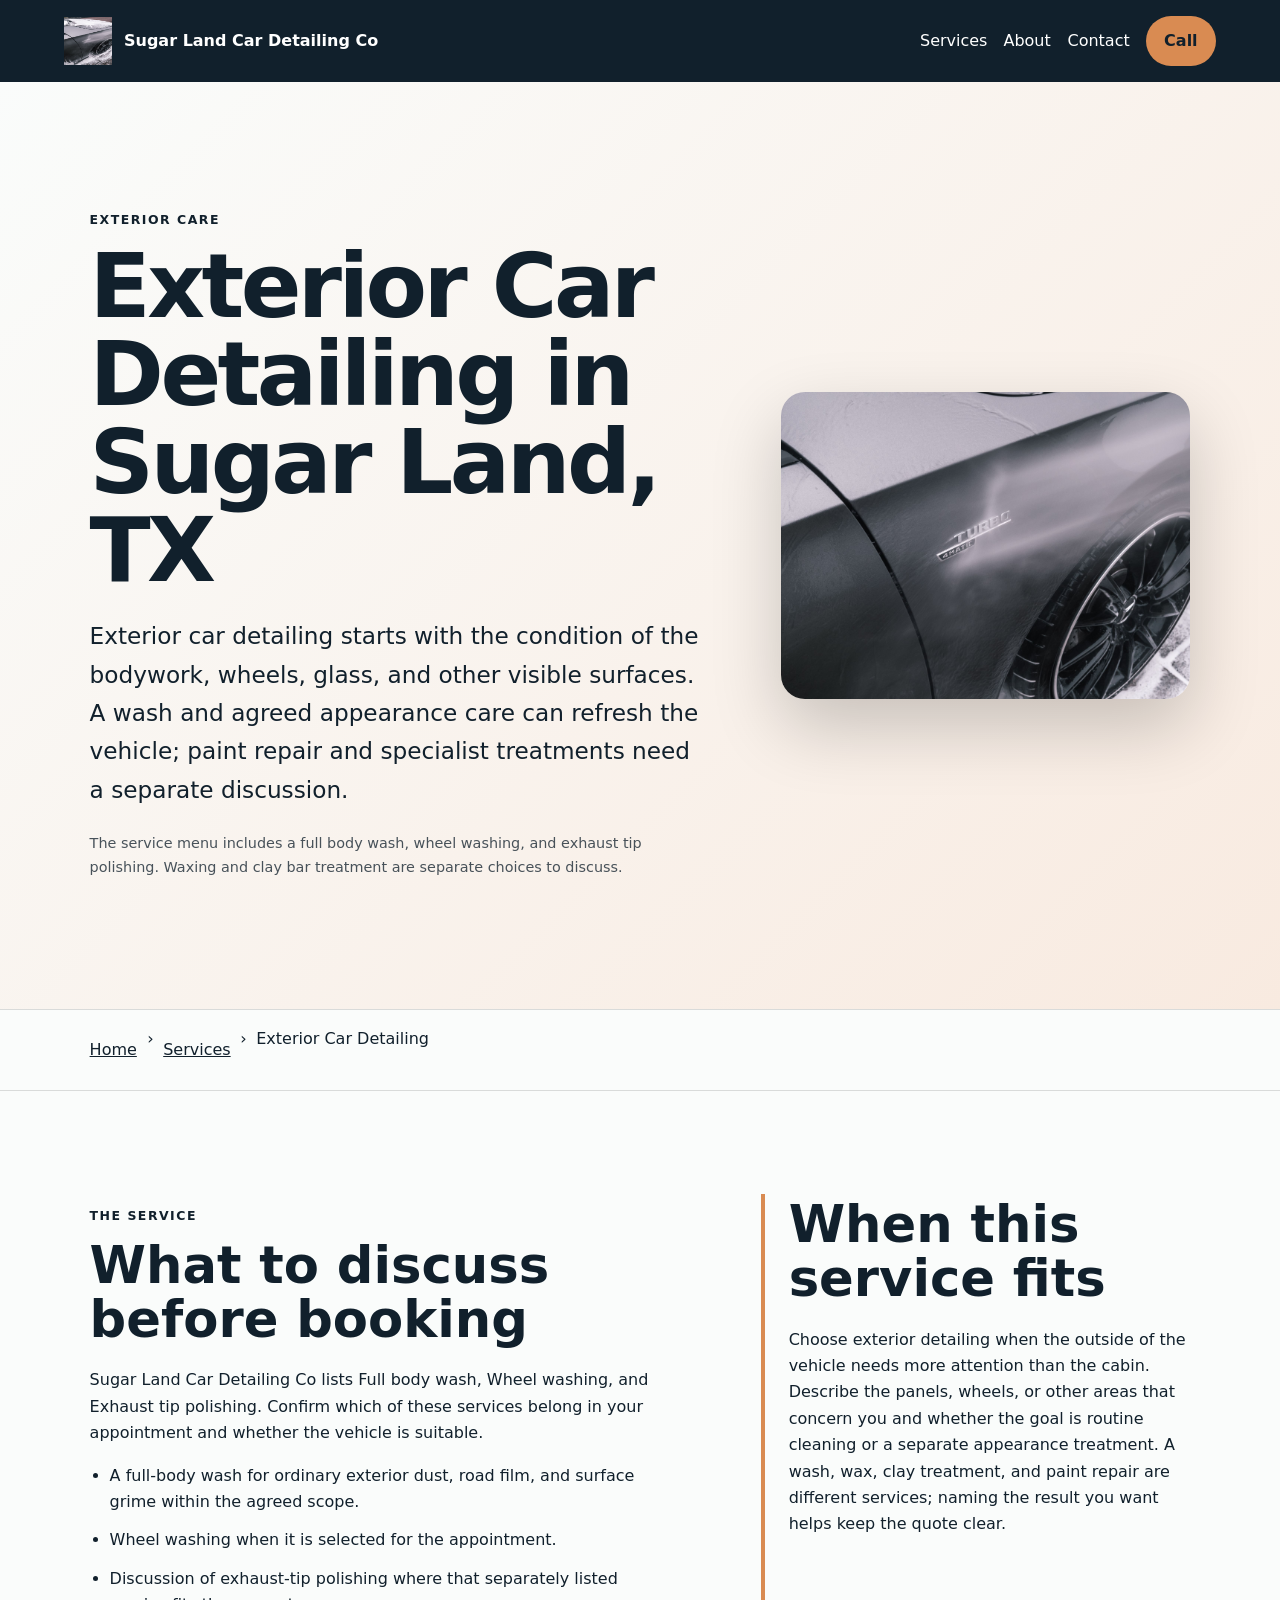
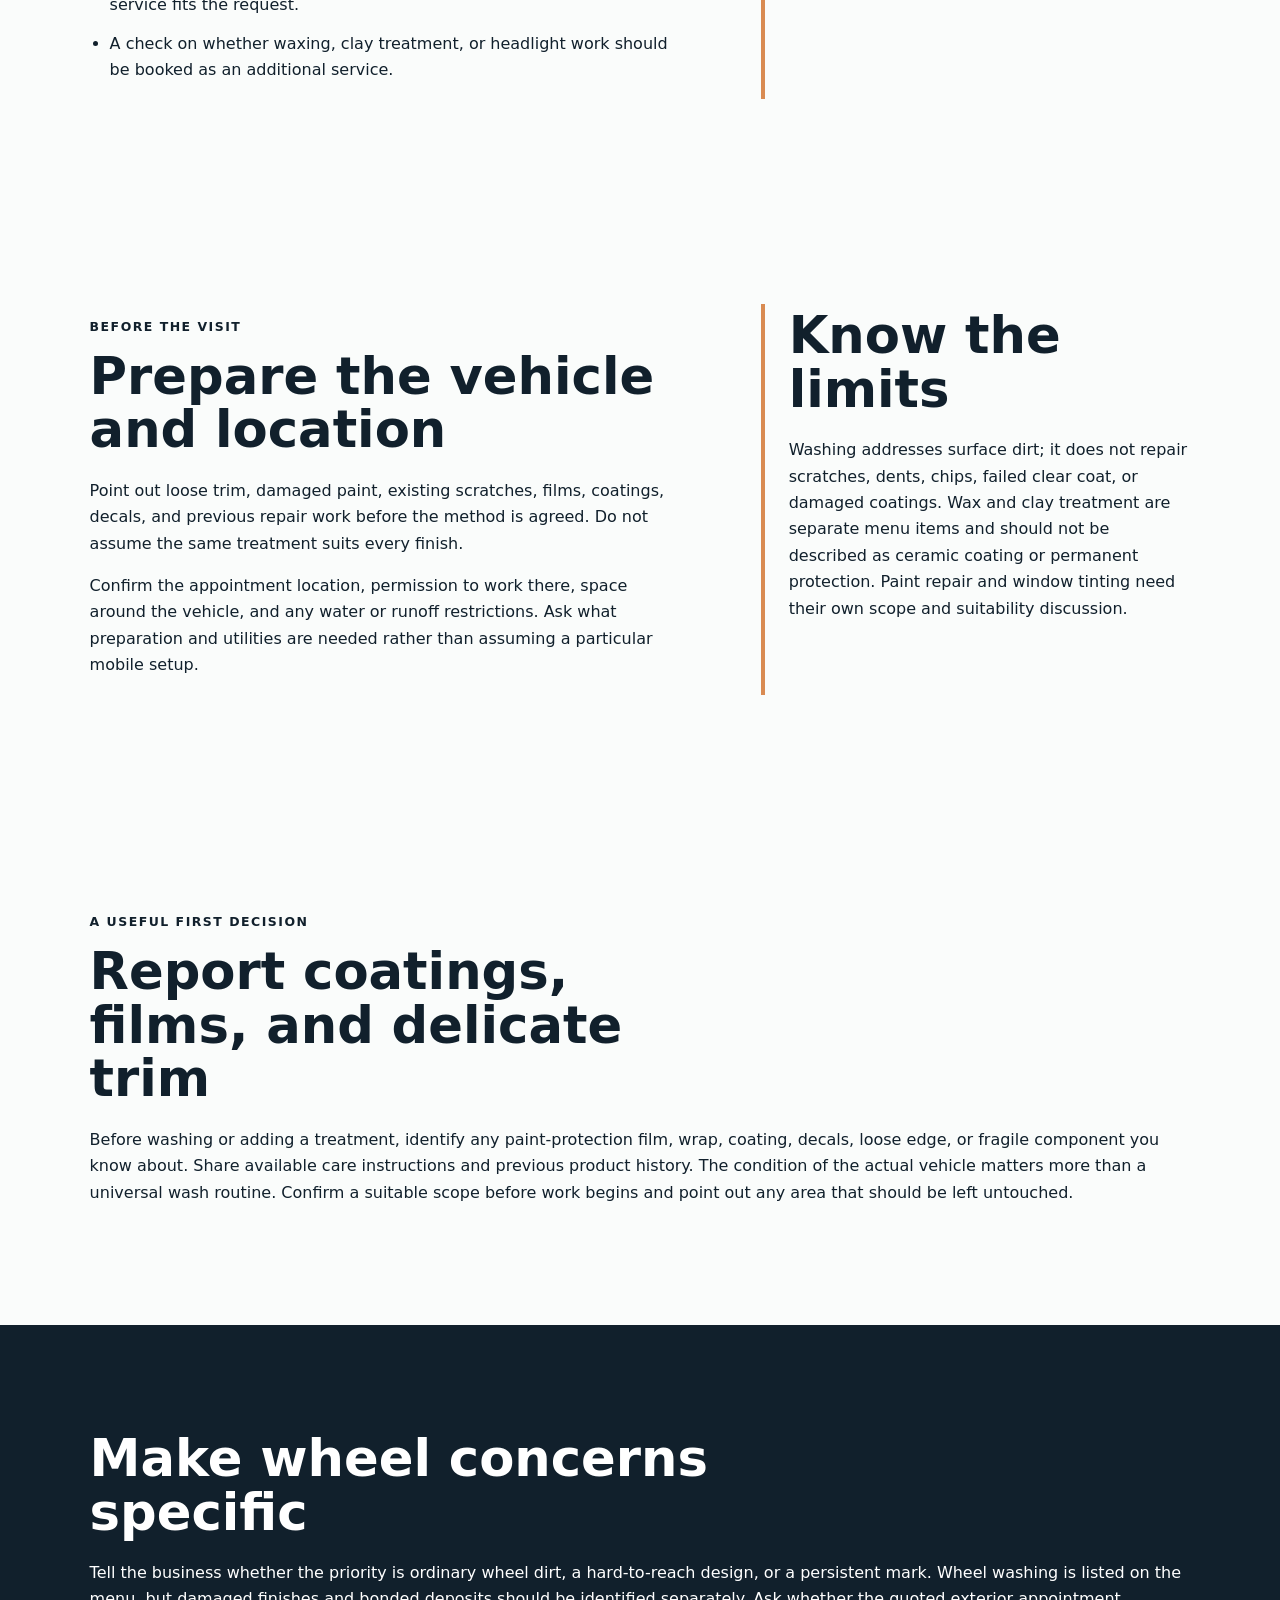
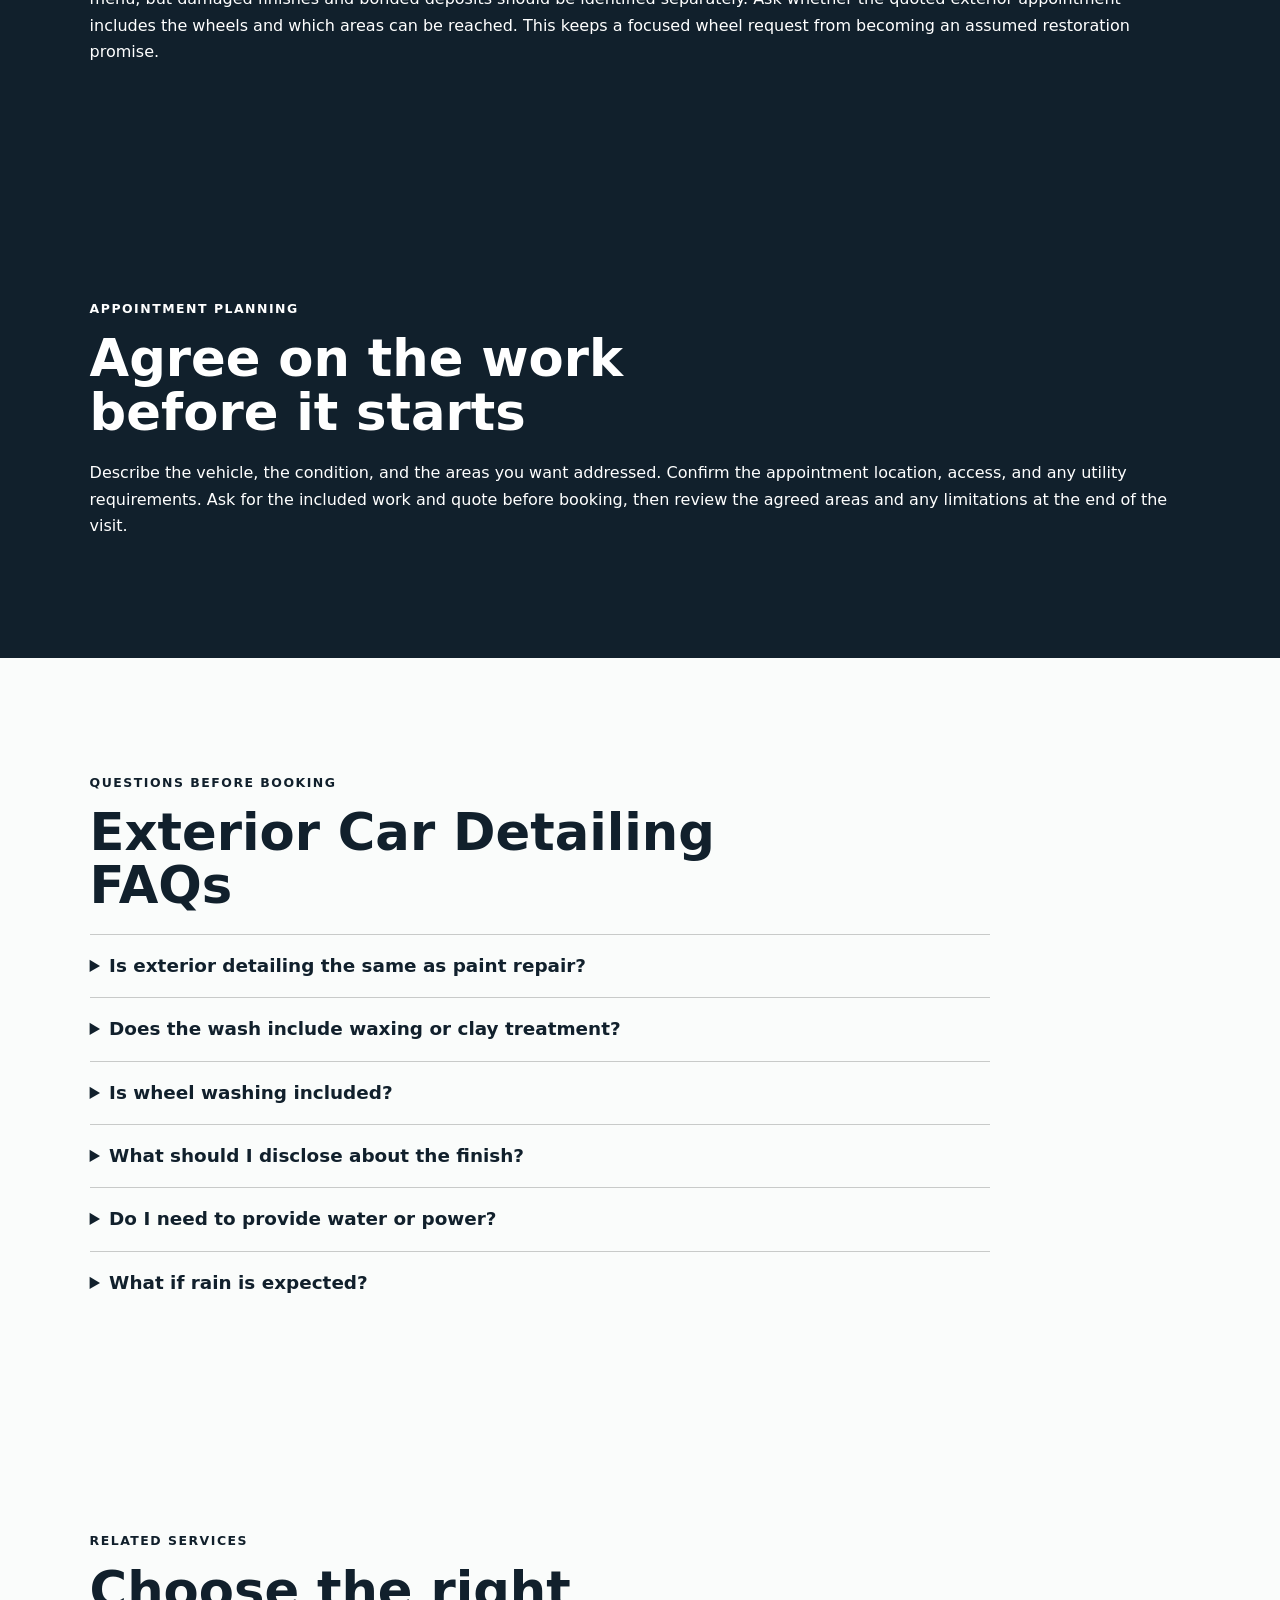
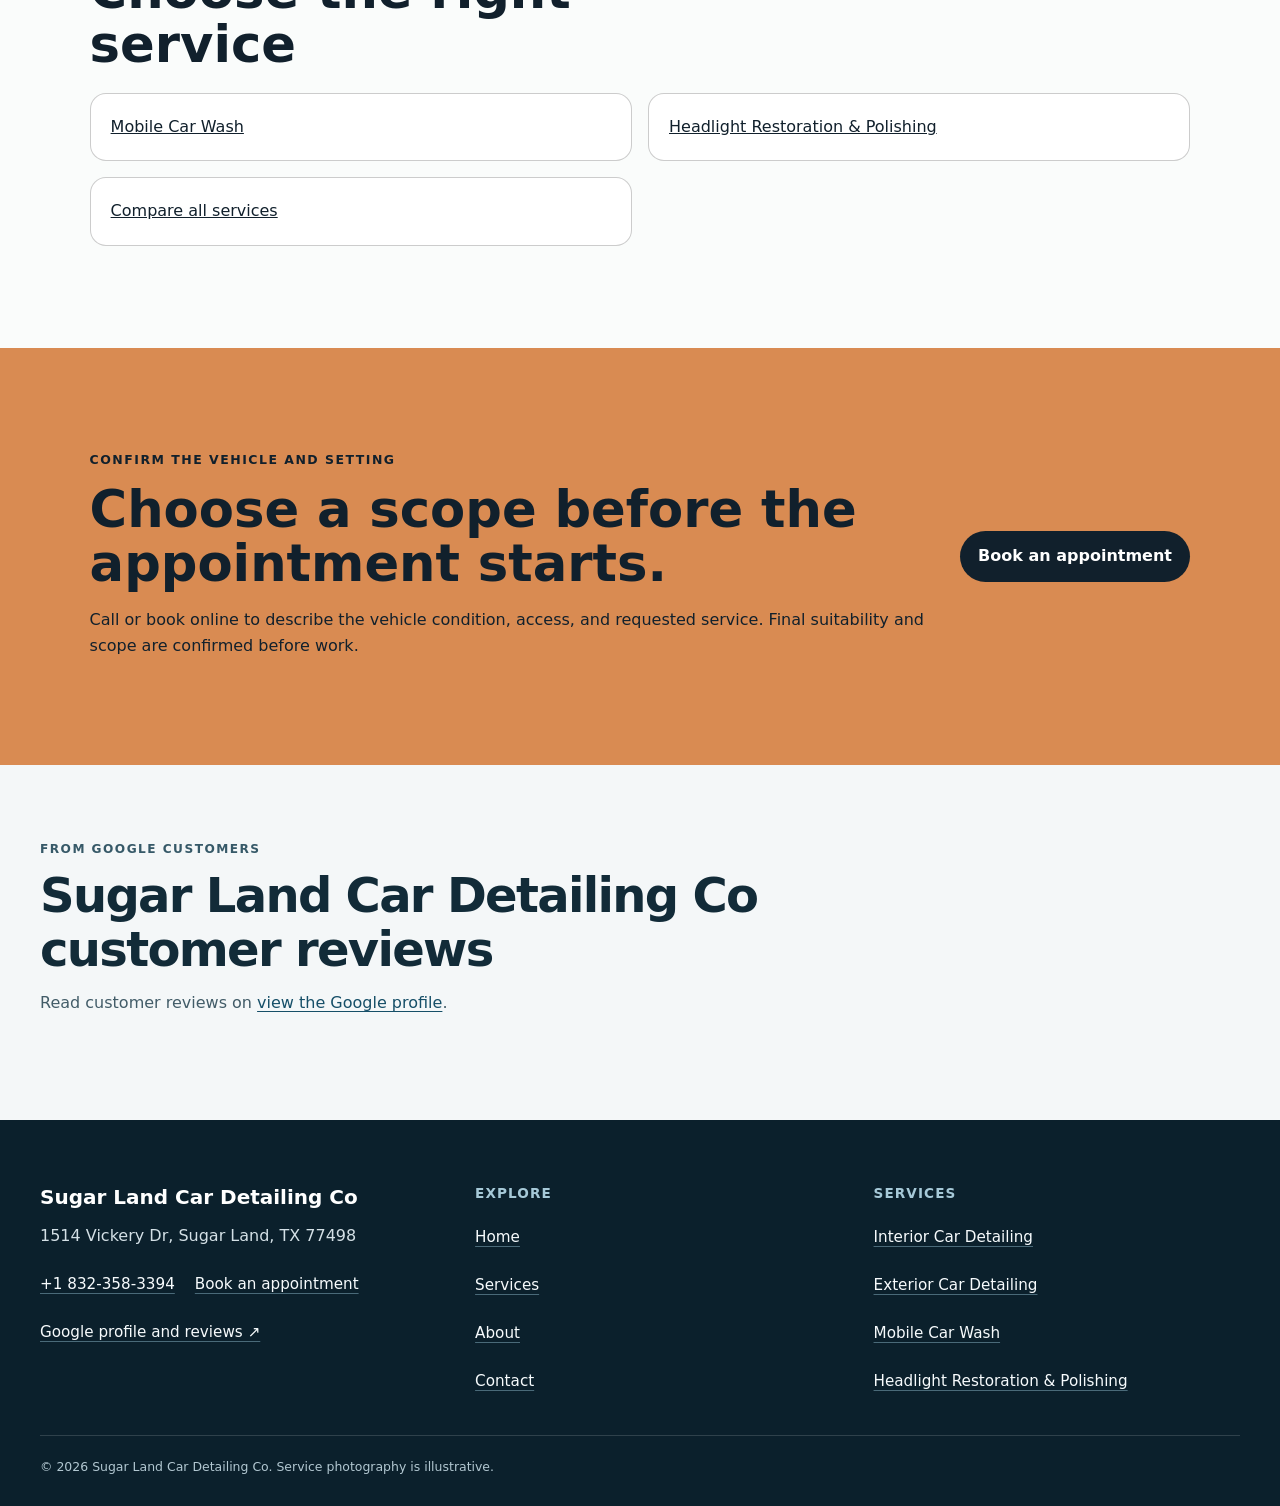
<file: services/exterior-car-detailing/index.html>
<!doctype html>
<html lang="en"><head>
  <meta charset="utf-8"><meta name="viewport" content="width=device-width,initial-scale=1">
  <title>Exterior Car Detailing in Sugar Land, TX | Sugar Land Car Detailing Co</title>
  <meta name="description" content="Plan exterior car detailing with Sugar Land Car Detailing Co in Sugar Land: documented scope, vehicle preparation, access checks, and limitations.">
  <meta name="robots" content="index, follow, max-image-preview:large, max-snippet:-1">
  <link rel="canonical" href="https://sugarlandcardetailingco.shop/services/exterior-car-detailing/">
  <meta property="og:type" content="website"><meta property="og:title" content="Exterior Car Detailing in Sugar Land, TX | Sugar Land Car Detailing Co">
  <meta property="og:description" content="Plan exterior car detailing with Sugar Land Car Detailing Co in Sugar Land: documented scope, vehicle preparation, access checks, and limitations."><meta property="og:url" content="https://sugarlandcardetailingco.shop/services/exterior-car-detailing/">
  <meta property="og:image" content="https://sugarlandcardetailingco.shop/assets/hero-foam-car.jpg"><meta name="twitter:card" content="summary_large_image">
  <link rel="icon" href="/assets/favicon.svg"><link rel="stylesheet" href="/seo-pages.css"><script type="application/ld+json">{
  "@context": "https://schema.org",
  "@graph": [
    {
      "@type": "BreadcrumbList",
      "@id": "https://sugarlandcardetailingco.shop/services/exterior-car-detailing/#breadcrumb",
      "itemListElement": [
        {
          "@type": "ListItem",
          "position": 1,
          "name": "Home",
          "item": "https://sugarlandcardetailingco.shop/"
        },
        {
          "@type": "ListItem",
          "position": 2,
          "name": "Services",
          "item": "https://sugarlandcardetailingco.shop/services/"
        },
        {
          "@type": "ListItem",
          "position": 3,
          "name": "Exterior Car Detailing",
          "item": "https://sugarlandcardetailingco.shop/services/exterior-car-detailing/"
        }
      ]
    },
    {
      "@type": "WebPage",
      "@id": "https://sugarlandcardetailingco.shop/services/exterior-car-detailing/#webpage",
      "url": "https://sugarlandcardetailingco.shop/services/exterior-car-detailing/",
      "name": "Exterior Car Detailing in Sugar Land, TX | Sugar Land Car Detailing Co",
      "description": "Plan exterior car detailing with Sugar Land Car Detailing Co in Sugar Land: documented scope, vehicle preparation, access checks, and limitations.",
      "breadcrumb": {
        "@id": "https://sugarlandcardetailingco.shop/services/exterior-car-detailing/#breadcrumb"
      },
      "isPartOf": {
        "@id": "https://sugarlandcardetailingco.shop/#website"
      },
      "about": {
        "@id": "https://sugarlandcardetailingco.shop/#business"
      }
    },
    {
      "@type": "Service",
      "@id": "https://sugarlandcardetailingco.shop/services/exterior-car-detailing/#service",
      "name": "Exterior Car Detailing",
      "serviceType": "exterior car detailing",
      "url": "https://sugarlandcardetailingco.shop/services/exterior-car-detailing/",
      "description": "Exterior car detailing begins with the visible outside surfaces of the vehicle and may combine a full-body wash with wheel washing and other documented appearance-care add-ons.",
      "provider": {
        "@id": "https://sugarlandcardetailingco.shop/#business"
      },
      "areaServed": {
        "@type": "City",
        "name": "Sugar Land"
      }
    },
    {
      "@type": "ImageObject",
      "@id": "https://sugarlandcardetailingco.shop/services/exterior-car-detailing/#primaryimage",
      "contentUrl": "https://sugarlandcardetailingco.shop/assets/hero-foam-car.jpg",
      "caption": "Illustrative detailing artwork for Sugar Land Car Detailing Co",
      "representativeOfPage": true
    }
  ]
}</script>
<link rel="stylesheet" href="/portfolio-components.css">
</head><body style="--pilot-accent:#d98b52;--pilot-dark:#11202c;--pilot-paper:#fafcfb">
<a class="skip-link" href="#content">Skip to content</a>
<header class="pilot-header"><a class="pilot-brand" href="/"><img src="/assets/hero-foam-car.jpg" width="48" height="48" alt=""><span>Sugar Land Car Detailing Co</span></a>
<nav aria-label="Primary navigation"><a href="/services/">Services</a><a href="/about/">About</a><a href="/contact/">Contact</a><a class="pilot-call" href="tel:+18323583394">Call</a></nav></header>
<main id="content"><section class="pilot-hero"><div><p class="eyebrow">Exterior care</p><h1>Exterior Car Detailing in Sugar Land, TX</h1><p class="pilot-answer">Exterior car detailing starts with the condition of the bodywork, wheels, glass, and other visible surfaces. A wash and agreed appearance care can refresh the vehicle; paint repair and specialist treatments need a separate discussion.</p><p class="pilot-proof">The service menu includes a full body wash, wheel washing, and exhaust tip polishing. Waxing and clay bar treatment are separate choices to discuss.</p></div><img alt="Illustrative detailing artwork for Sugar Land Car Detailing Co" fetchpriority="high" height="720" src="/assets/hero-foam-car.jpg" width="960"/></section>
<nav aria-label="Breadcrumb" class="breadcrumbs"><a href="/">Home</a><span>›</span><a href="/services/">Services</a><span>›</span><span>Exterior Car Detailing</span></nav>
<section class="pilot-section pilot-grid"><div><p class="eyebrow">The service</p><h2>What to discuss before booking</h2><p>Sugar Land Car Detailing Co lists Full body wash, Wheel washing, and Exhaust tip polishing. Confirm which of these services belong in your appointment and whether the vehicle is suitable.</p><ul class="checklist"><li>A full-body wash for ordinary exterior dust, road film, and surface grime within the agreed scope.</li><li>Wheel washing when it is selected for the appointment.</li><li>Discussion of exhaust-tip polishing where that separately listed service fits the request.</li><li>A check on whether waxing, clay treatment, or headlight work should be booked as an additional service.</li></ul></div><aside><h2>When this service fits</h2><p>Choose exterior detailing when the outside of the vehicle needs more attention than the cabin. Describe the panels, wheels, or other areas that concern you and whether the goal is routine cleaning or a separate appearance treatment. A wash, wax, clay treatment, and paint repair are different services; naming the result you want helps keep the quote clear.</p></aside></section>
<section class="pilot-section pilot-grid"><div><p class="eyebrow">Before the visit</p><h2>Prepare the vehicle and location</h2><p>Point out loose trim, damaged paint, existing scratches, films, coatings, decals, and previous repair work before the method is agreed. Do not assume the same treatment suits every finish.</p><p>Confirm the appointment location, permission to work there, space around the vehicle, and any water or runoff restrictions. Ask what preparation and utilities are needed rather than assuming a particular mobile setup.</p></div><aside><h2>Know the limits</h2><p>Washing addresses surface dirt; it does not repair scratches, dents, chips, failed clear coat, or damaged coatings. Wax and clay treatment are separate menu items and should not be described as ceramic coating or permanent protection. Paint repair and window tinting need their own scope and suitability discussion.</p></aside></section>
<section class="pilot-section"><p class="eyebrow">A useful first decision</p><h2>Report coatings, films, and delicate trim</h2><p>Before washing or adding a treatment, identify any paint-protection film, wrap, coating, decals, loose edge, or fragile component you know about. Share available care instructions and previous product history. The condition of the actual vehicle matters more than a universal wash routine. Confirm a suitable scope before work begins and point out any area that should be left untouched.</p></section><section class="pilot-section tone"><h2>Make wheel concerns specific</h2><p>Tell the business whether the priority is ordinary wheel dirt, a hard-to-reach design, or a persistent mark. Wheel washing is listed on the menu, but damaged finishes and bonded deposits should be identified separately. Ask whether the quoted exterior appointment includes the wheels and which areas can be reached. This keeps a focused wheel request from becoming an assumed restoration promise.</p></section>
<section class="pilot-section tone"><p class="eyebrow">Appointment planning</p><h2>Agree on the work before it starts</h2><p>Describe the vehicle, the condition, and the areas you want addressed. Confirm the appointment location, access, and any utility requirements. Ask for the included work and quote before booking, then review the agreed areas and any limitations at the end of the visit.</p></section>
<section class="pilot-section"><p class="eyebrow">Questions before booking</p><h2>Exterior Car Detailing FAQs</h2><div class="faq-list"><details><summary>Is exterior detailing the same as paint repair?</summary><p>No. Cleaning addresses surface dirt and the agreed appearance care. Scratches, chips, dents, and damaged paint require a separate assessment; a wash should not be presented as a repair.</p></details><details><summary>Does the wash include waxing or clay treatment?</summary><p>Waxing and clay bar treatment are listed separately. Confirm whether either is included in the quote and whether it is suitable for the vehicle before the appointment.</p></details><details><summary>Is wheel washing included?</summary><p>Wheel washing is on the menu, but the included areas depend on the appointment you book. Ask for it explicitly if wheels are a priority.</p></details><details><summary>What should I disclose about the finish?</summary><p>Mention known coatings, wraps, films, decals, loose trim, paint damage, and previous repair. Share any care instructions so suitability can be discussed before a method is chosen.</p></details><details><summary>Do I need to provide water or power?</summary><p>Confirm that directly when booking. Share the actual site conditions and confirm the utility arrangement for the planned visit before booking.</p></details><details><summary>What if rain is expected?</summary><p>Discuss the location and weather before the visit. Conditions may require a different time or suitable setting; confirm the plan directly instead of assuming every location works in every forecast.</p></details></div></section>
<section class="pilot-section related"><p class="eyebrow">Related services</p><h2>Choose the right service</h2><div class="related-links"><a href="/services/mobile-car-wash/">Mobile Car Wash</a><a href="/services/headlight-restoration/">Headlight Restoration &amp; Polishing</a><a href="/services/">Compare all services</a></div></section>
<section class="pilot-cta"><div><p class="eyebrow">Confirm the vehicle and setting</p><h2>Choose a scope before the appointment starts.</h2><p>Call or book online to describe the vehicle condition, access, and requested service. Final suitability and scope are confirmed before work.</p></div><a class="pilot-button" href="https://cal.com/sumitdatta/auto-detail-service">Book an appointment</a></section>
<!-- PORTFOLIO-REVIEWS:START --><section class="portfolio-reviews" aria-labelledby="portfolio-reviews-title"><div class="portfolio-reviews__heading"><div><p class="portfolio-reviews__kicker">From Google customers</p><h2 id="portfolio-reviews-title">Sugar Land Car Detailing Co customer reviews</h2><p class="portfolio-reviews__intro">Read customer reviews on <a href="https://www.google.com/maps?cid=5052652727945234885" target="_blank" rel="noopener noreferrer">view the Google profile</a>.</p></div></div></section><!-- PORTFOLIO-REVIEWS:END -->
</main><footer class="portfolio-footer"><div class="portfolio-footer__grid"><div><strong class="portfolio-footer__name">Sugar Land Car Detailing Co</strong><address>1514 Vickery Dr, Sugar Land, TX 77498</address><div class="portfolio-footer__contact"><a href="tel:+18323583394">+1 832-358-3394</a><a href="https://cal.com/sumitdatta/auto-detail-service">Book an appointment</a></div><a href="https://www.google.com/maps?cid=5052652727945234885" target="_blank" rel="noopener noreferrer">Google profile and reviews ↗</a></div><div><h2>Explore</h2><nav aria-label="Footer navigation"><a href="/">Home</a><a href="/services/">Services</a><a href="/about/">About</a><a href="/contact/">Contact</a></nav></div><div><h2>Services</h2><nav aria-label="Service pages"><a href="/services/interior-car-detailing/">Interior Car Detailing</a><a href="/services/exterior-car-detailing/">Exterior Car Detailing</a><a href="/services/mobile-car-wash/">Mobile Car Wash</a><a href="/services/headlight-restoration/">Headlight Restoration &amp; Polishing</a></nav></div></div><p class="portfolio-footer__bottom">© <span id="year">2026</span> Sugar Land Car Detailing Co. Service photography is illustrative.</p></footer>
<script src="/portfolio-components.js" defer></script>
</body></html>
</file>
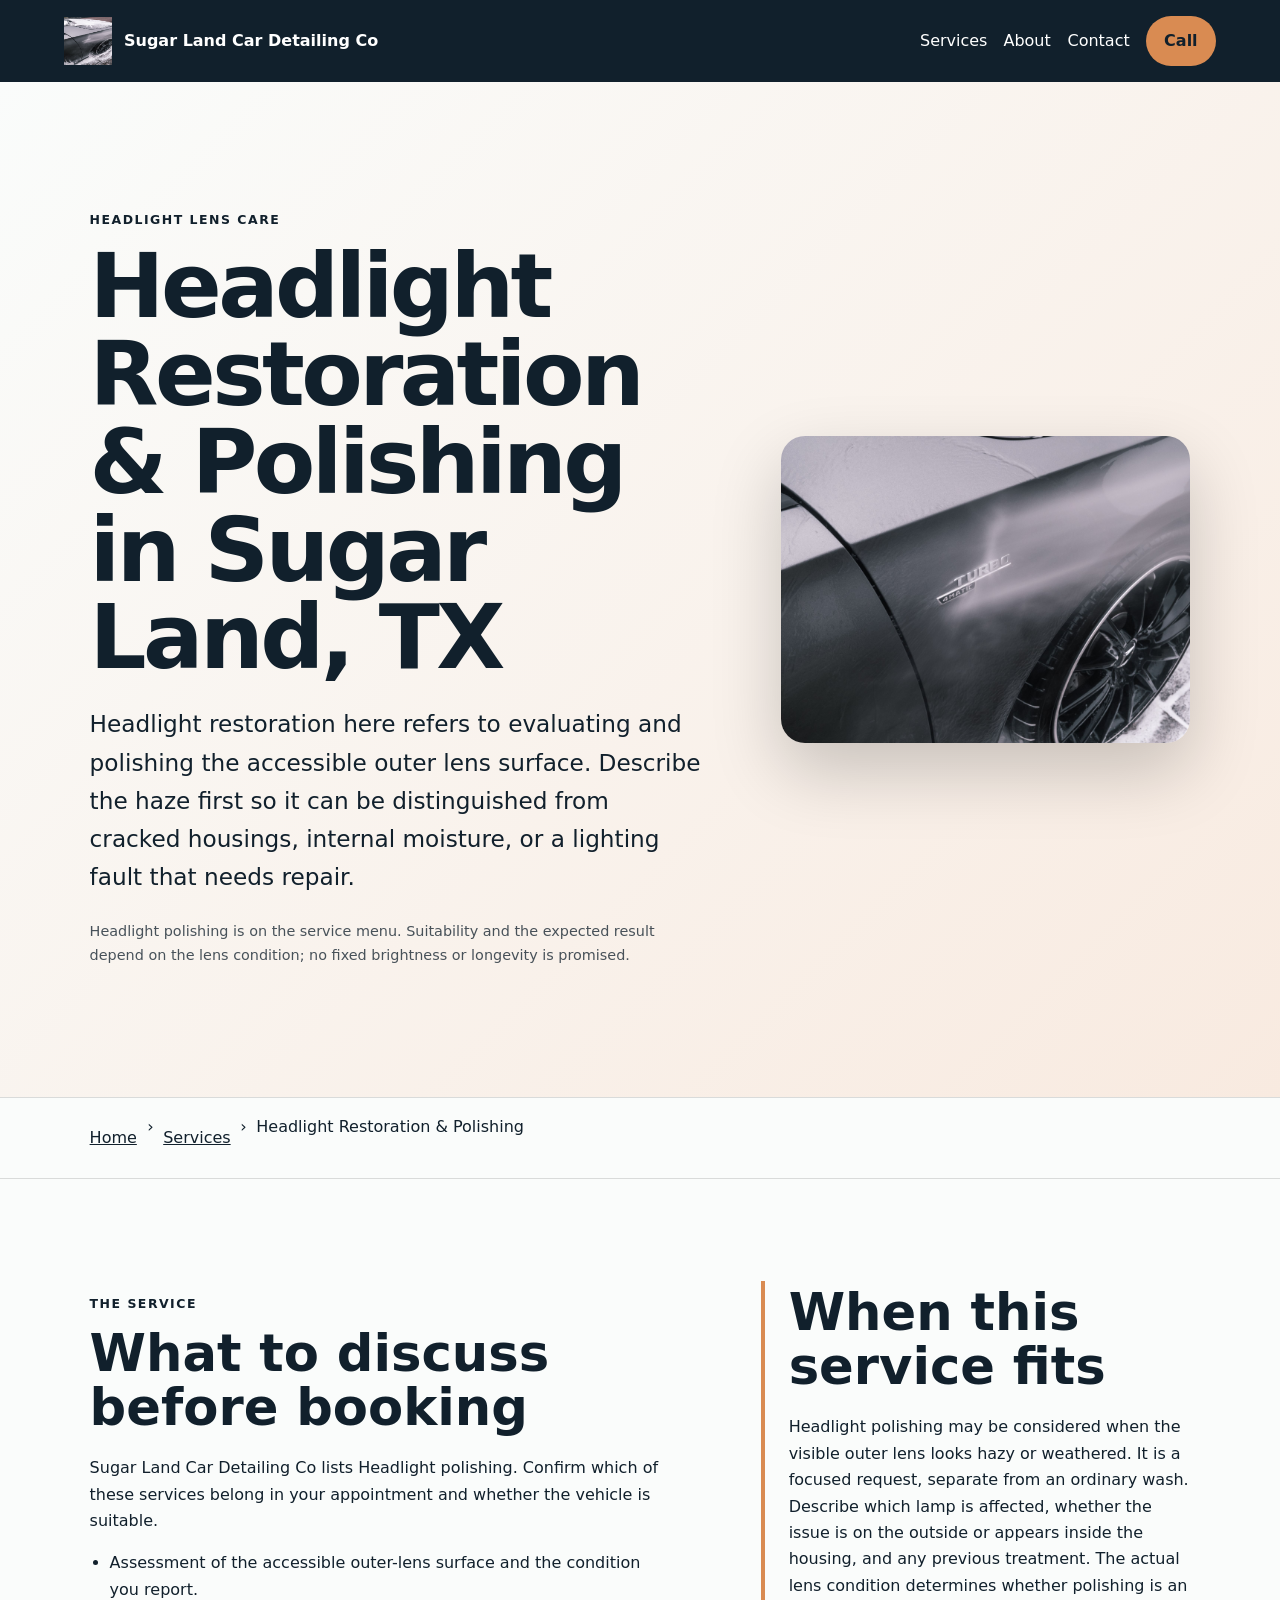
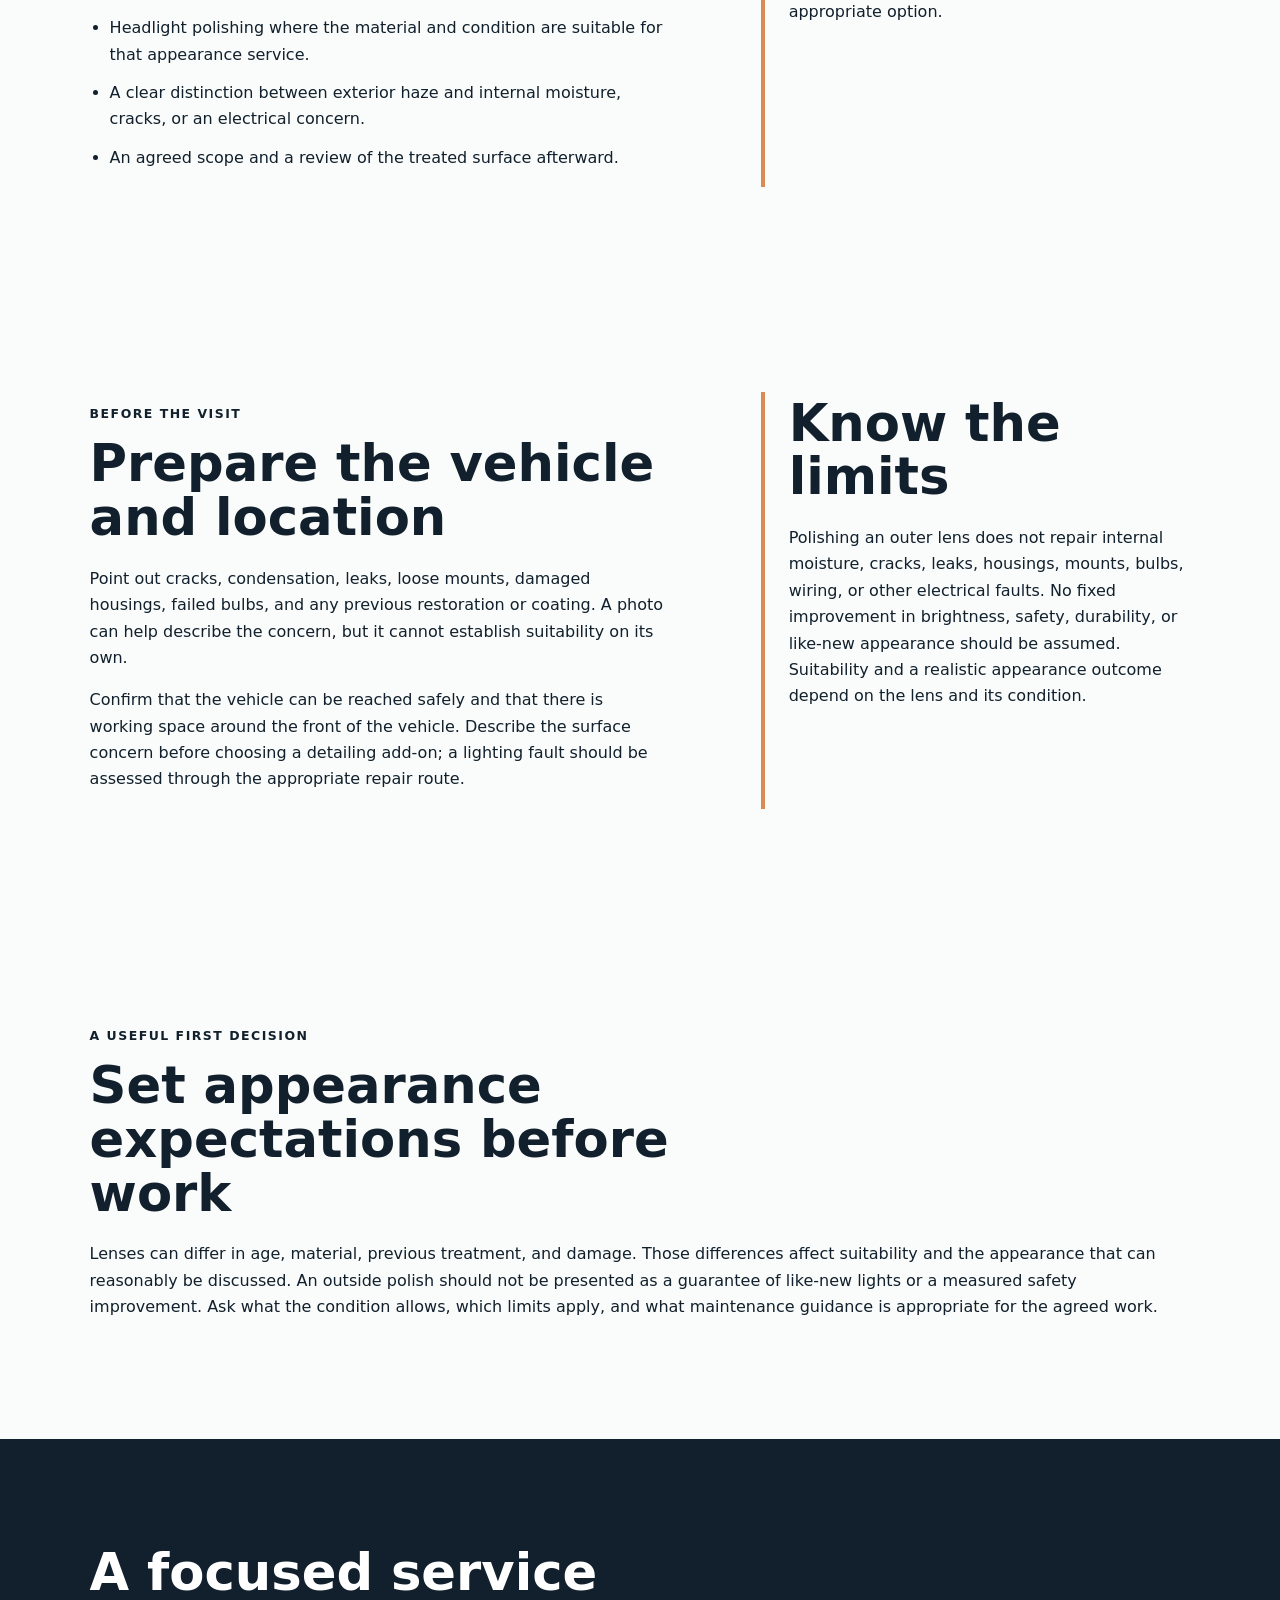
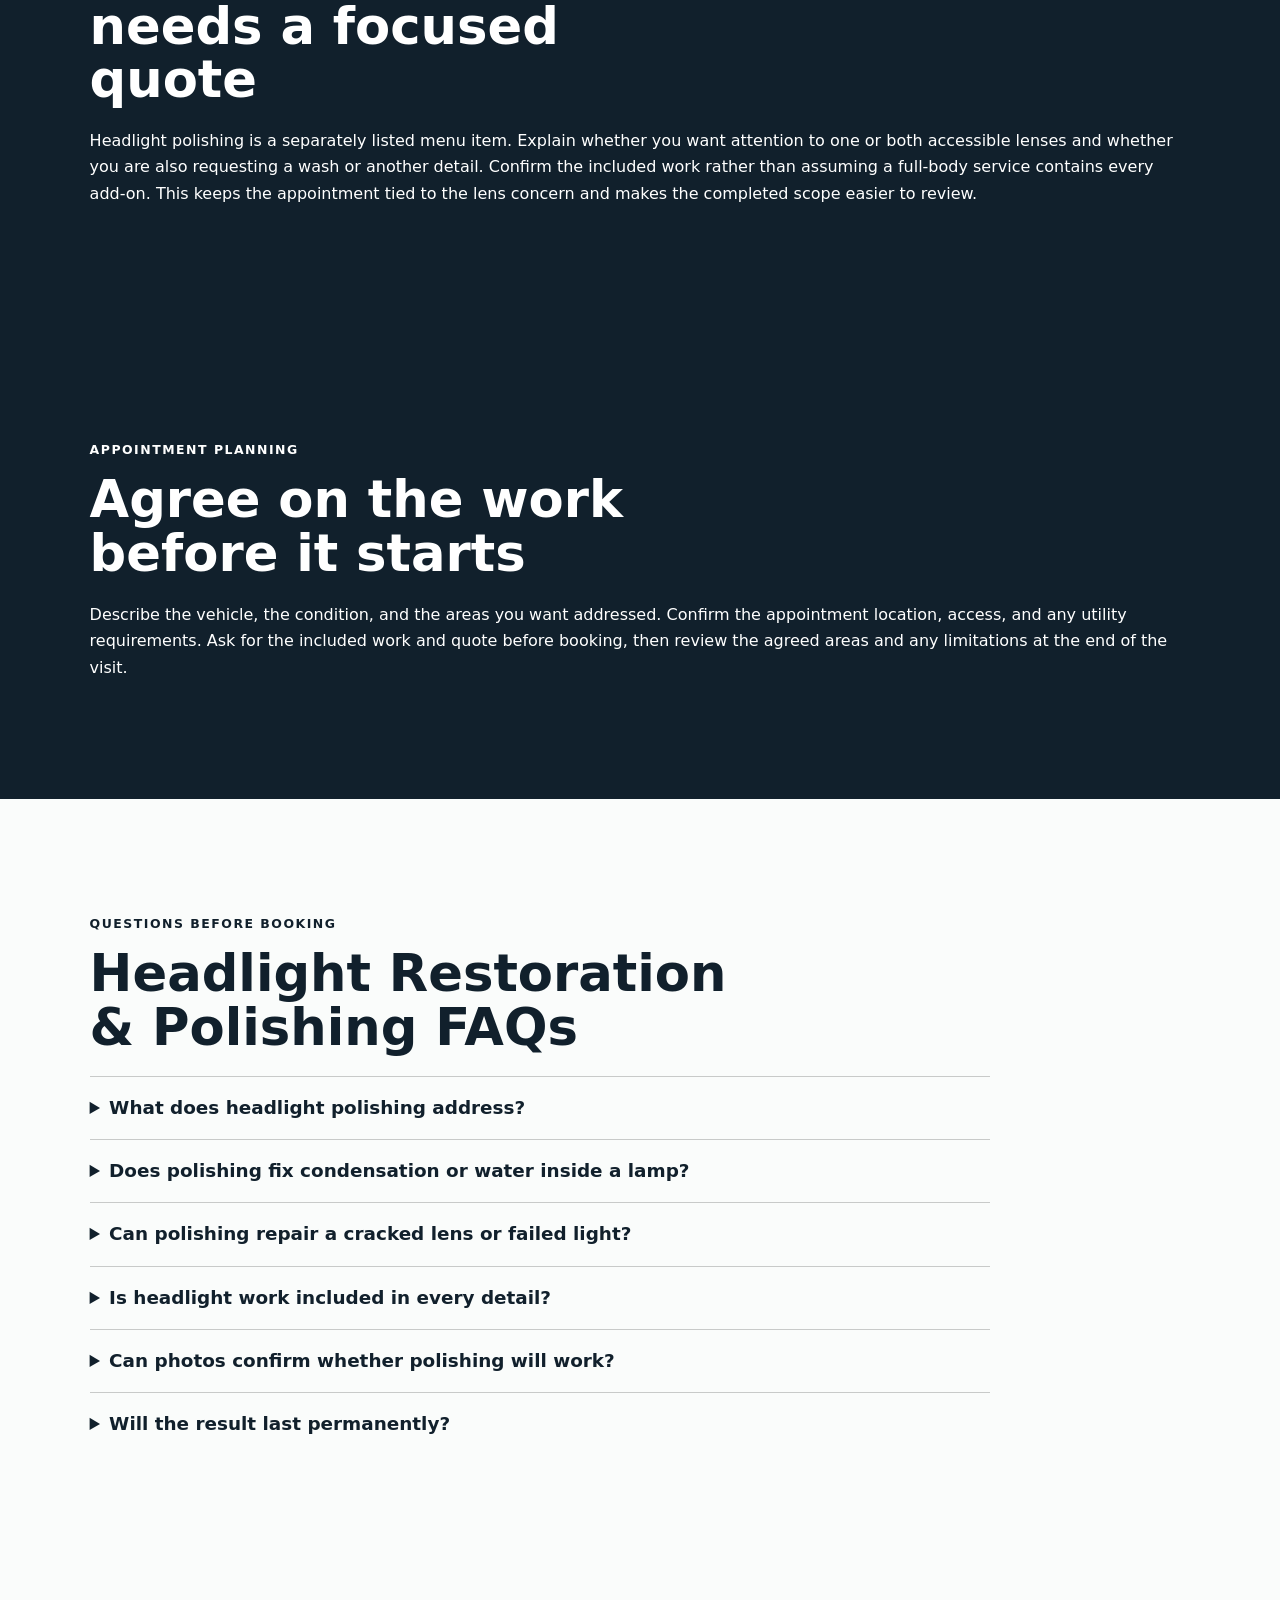
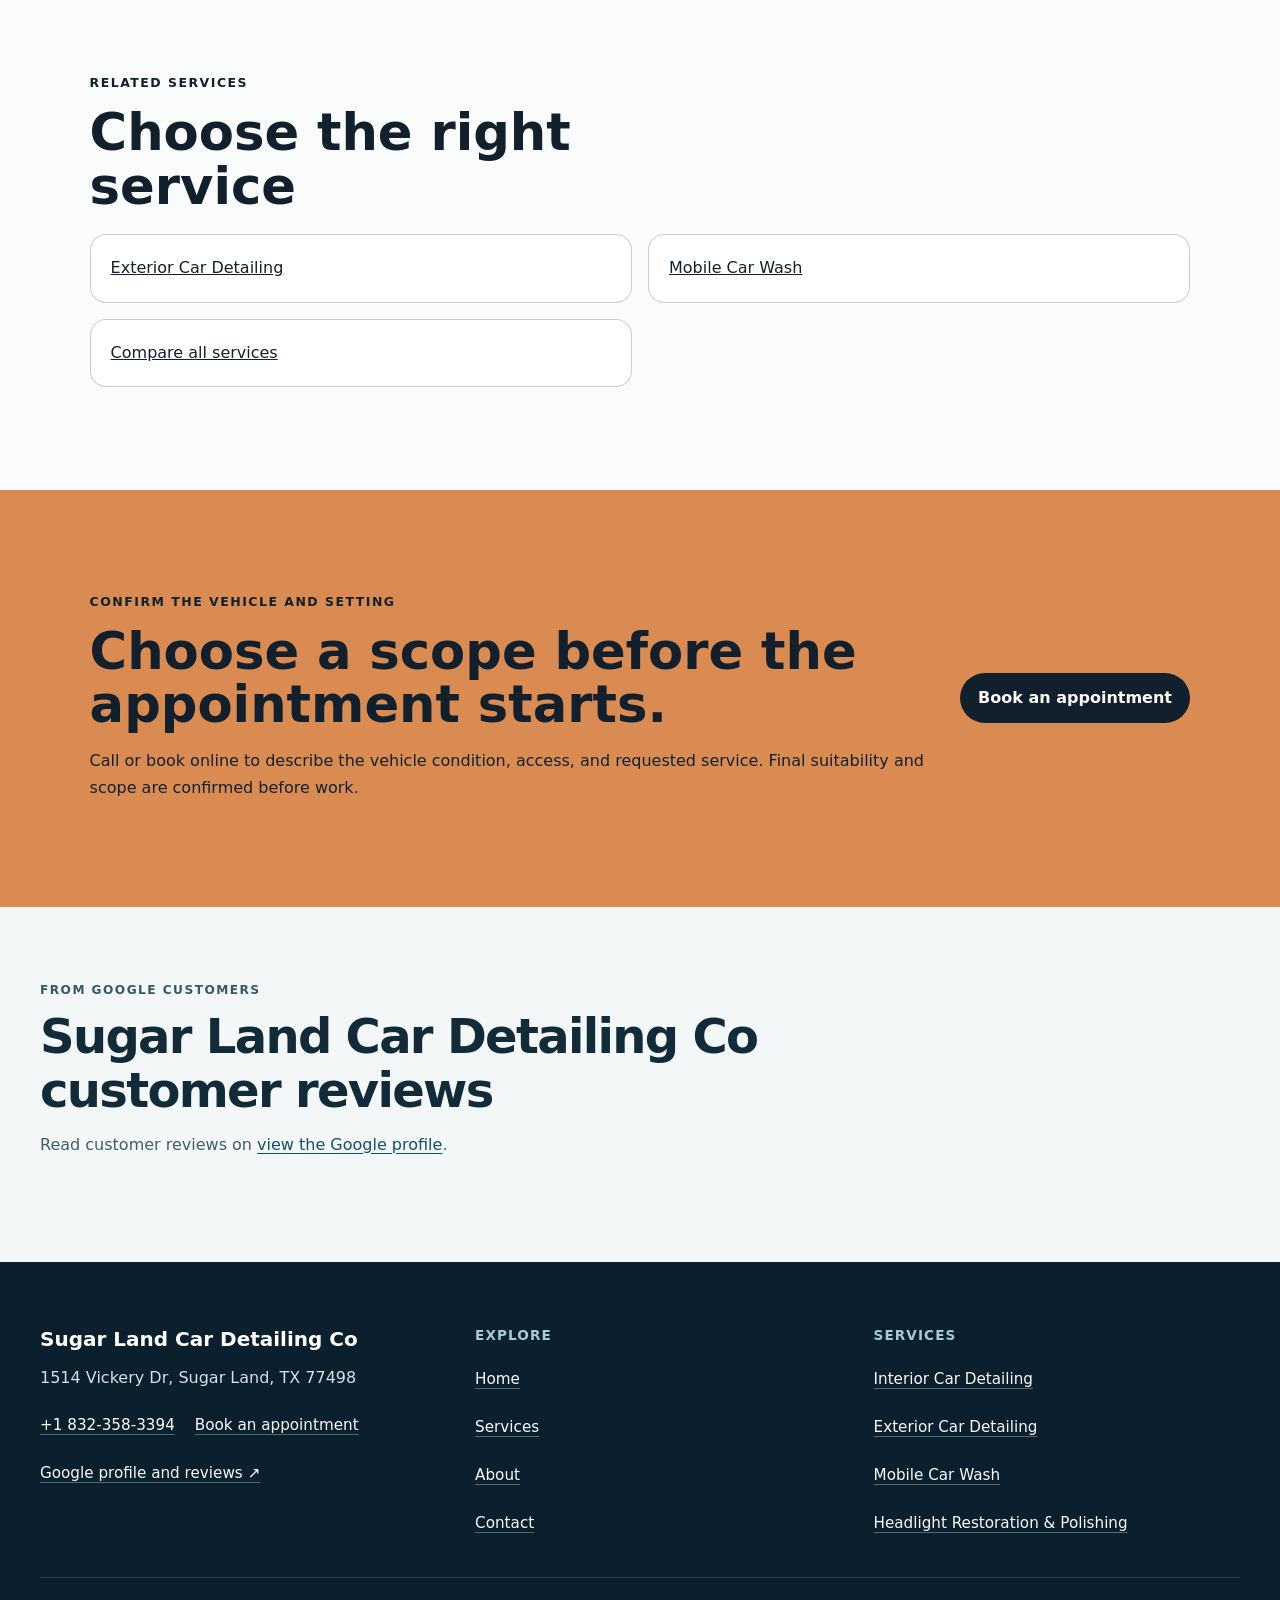
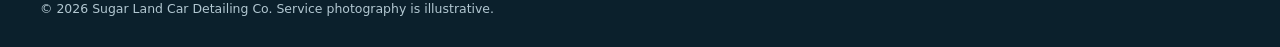
<file: services/headlight-restoration/index.html>
<!doctype html>
<html lang="en"><head>
  <meta charset="utf-8"><meta name="viewport" content="width=device-width,initial-scale=1">
  <title>Headlight Restoration &amp; Polishing in Sugar Land, TX | Sugar Land Car Detailing Co</title>
  <meta name="description" content="Plan headlight restoration and polishing with Sugar Land Car Detailing Co in Sugar Land: documented scope, vehicle preparation, access checks, and limitations.">
  <meta name="robots" content="index, follow, max-image-preview:large, max-snippet:-1">
  <link rel="canonical" href="https://sugarlandcardetailingco.shop/services/headlight-restoration/">
  <meta property="og:type" content="website"><meta property="og:title" content="Headlight Restoration &amp; Polishing in Sugar Land, TX | Sugar Land Car Detailing Co">
  <meta property="og:description" content="Plan headlight restoration and polishing with Sugar Land Car Detailing Co in Sugar Land: documented scope, vehicle preparation, access checks, and limitations."><meta property="og:url" content="https://sugarlandcardetailingco.shop/services/headlight-restoration/">
  <meta property="og:image" content="https://sugarlandcardetailingco.shop/assets/hero-foam-car.jpg"><meta name="twitter:card" content="summary_large_image">
  <link rel="icon" href="/assets/favicon.svg"><link rel="stylesheet" href="/seo-pages.css"><script type="application/ld+json">{
  "@context": "https://schema.org",
  "@graph": [
    {
      "@type": "BreadcrumbList",
      "@id": "https://sugarlandcardetailingco.shop/services/headlight-restoration/#breadcrumb",
      "itemListElement": [
        {
          "@type": "ListItem",
          "position": 1,
          "name": "Home",
          "item": "https://sugarlandcardetailingco.shop/"
        },
        {
          "@type": "ListItem",
          "position": 2,
          "name": "Services",
          "item": "https://sugarlandcardetailingco.shop/services/"
        },
        {
          "@type": "ListItem",
          "position": 3,
          "name": "Headlight Restoration & Polishing",
          "item": "https://sugarlandcardetailingco.shop/services/headlight-restoration/"
        }
      ]
    },
    {
      "@type": "WebPage",
      "@id": "https://sugarlandcardetailingco.shop/services/headlight-restoration/#webpage",
      "url": "https://sugarlandcardetailingco.shop/services/headlight-restoration/",
      "name": "Headlight Restoration & Polishing in Sugar Land, TX | Sugar Land Car Detailing Co",
      "description": "Plan headlight restoration and polishing with Sugar Land Car Detailing Co in Sugar Land: documented scope, vehicle preparation, access checks, and limitations.",
      "breadcrumb": {
        "@id": "https://sugarlandcardetailingco.shop/services/headlight-restoration/#breadcrumb"
      },
      "isPartOf": {
        "@id": "https://sugarlandcardetailingco.shop/#website"
      },
      "about": {
        "@id": "https://sugarlandcardetailingco.shop/#business"
      }
    },
    {
      "@type": "Service",
      "@id": "https://sugarlandcardetailingco.shop/services/headlight-restoration/#service",
      "name": "Headlight Restoration & Polishing",
      "serviceType": "headlight restoration and polishing",
      "url": "https://sugarlandcardetailingco.shop/services/headlight-restoration/",
      "description": "Headlight polishing is a focused appearance service for suitable exterior lens surfaces; it is assessed separately from a full wash or complete detail.",
      "provider": {
        "@id": "https://sugarlandcardetailingco.shop/#business"
      },
      "areaServed": {
        "@type": "City",
        "name": "Sugar Land"
      }
    },
    {
      "@type": "ImageObject",
      "@id": "https://sugarlandcardetailingco.shop/services/headlight-restoration/#primaryimage",
      "contentUrl": "https://sugarlandcardetailingco.shop/assets/hero-foam-car.jpg",
      "caption": "Illustrative detailing artwork for Sugar Land Car Detailing Co",
      "representativeOfPage": true
    }
  ]
}</script>
<link rel="stylesheet" href="/portfolio-components.css">
</head><body style="--pilot-accent:#d98b52;--pilot-dark:#11202c;--pilot-paper:#fafcfb">
<a class="skip-link" href="#content">Skip to content</a>
<header class="pilot-header"><a class="pilot-brand" href="/"><img src="/assets/hero-foam-car.jpg" width="48" height="48" alt=""><span>Sugar Land Car Detailing Co</span></a>
<nav aria-label="Primary navigation"><a href="/services/">Services</a><a href="/about/">About</a><a href="/contact/">Contact</a><a class="pilot-call" href="tel:+18323583394">Call</a></nav></header>
<main id="content"><section class="pilot-hero"><div><p class="eyebrow">Headlight lens care</p><h1>Headlight Restoration &amp; Polishing in Sugar Land, TX</h1><p class="pilot-answer">Headlight restoration here refers to evaluating and polishing the accessible outer lens surface. Describe the haze first so it can be distinguished from cracked housings, internal moisture, or a lighting fault that needs repair.</p><p class="pilot-proof">Headlight polishing is on the service menu. Suitability and the expected result depend on the lens condition; no fixed brightness or longevity is promised.</p></div><img alt="Illustrative detailing artwork for Sugar Land Car Detailing Co" fetchpriority="high" height="720" src="/assets/hero-foam-car.jpg" width="960"/></section>
<nav aria-label="Breadcrumb" class="breadcrumbs"><a href="/">Home</a><span>›</span><a href="/services/">Services</a><span>›</span><span>Headlight Restoration &amp; Polishing</span></nav>
<section class="pilot-section pilot-grid"><div><p class="eyebrow">The service</p><h2>What to discuss before booking</h2><p>Sugar Land Car Detailing Co lists Headlight polishing. Confirm which of these services belong in your appointment and whether the vehicle is suitable.</p><ul class="checklist"><li>Assessment of the accessible outer-lens surface and the condition you report.</li><li>Headlight polishing where the material and condition are suitable for that appearance service.</li><li>A clear distinction between exterior haze and internal moisture, cracks, or an electrical concern.</li><li>An agreed scope and a review of the treated surface afterward.</li></ul></div><aside><h2>When this service fits</h2><p>Headlight polishing may be considered when the visible outer lens looks hazy or weathered. It is a focused request, separate from an ordinary wash. Describe which lamp is affected, whether the issue is on the outside or appears inside the housing, and any previous treatment. The actual lens condition determines whether polishing is an appropriate option.</p></aside></section>
<section class="pilot-section pilot-grid"><div><p class="eyebrow">Before the visit</p><h2>Prepare the vehicle and location</h2><p>Point out cracks, condensation, leaks, loose mounts, damaged housings, failed bulbs, and any previous restoration or coating. A photo can help describe the concern, but it cannot establish suitability on its own.</p><p>Confirm that the vehicle can be reached safely and that there is working space around the front of the vehicle. Describe the surface concern before choosing a detailing add-on; a lighting fault should be assessed through the appropriate repair route.</p></div><aside><h2>Know the limits</h2><p>Polishing an outer lens does not repair internal moisture, cracks, leaks, housings, mounts, bulbs, wiring, or other electrical faults. No fixed improvement in brightness, safety, durability, or like-new appearance should be assumed. Suitability and a realistic appearance outcome depend on the lens and its condition.</p></aside></section>
<section class="pilot-section"><p class="eyebrow">A useful first decision</p><h2>Set appearance expectations before work</h2><p>Lenses can differ in age, material, previous treatment, and damage. Those differences affect suitability and the appearance that can reasonably be discussed. An outside polish should not be presented as a guarantee of like-new lights or a measured safety improvement. Ask what the condition allows, which limits apply, and what maintenance guidance is appropriate for the agreed work.</p></section><section class="pilot-section tone"><h2>A focused service needs a focused quote</h2><p>Headlight polishing is a separately listed menu item. Explain whether you want attention to one or both accessible lenses and whether you are also requesting a wash or another detail. Confirm the included work rather than assuming a full-body service contains every add-on. This keeps the appointment tied to the lens concern and makes the completed scope easier to review.</p></section>
<section class="pilot-section tone"><p class="eyebrow">Appointment planning</p><h2>Agree on the work before it starts</h2><p>Describe the vehicle, the condition, and the areas you want addressed. Confirm the appointment location, access, and any utility requirements. Ask for the included work and quote before booking, then review the agreed areas and any limitations at the end of the visit.</p></section>
<section class="pilot-section"><p class="eyebrow">Questions before booking</p><h2>Headlight Restoration &amp; Polishing FAQs</h2><div class="faq-list"><details><summary>What does headlight polishing address?</summary><p>It is an appearance service for suitable outer-lens surfaces. Exterior haze can be assessed for polishing, but the actual material and condition must be reviewed before work is agreed.</p></details><details><summary>Does polishing fix condensation or water inside a lamp?</summary><p>No. An exterior polish does not fix internal moisture, a leak, or a damaged housing. Describe those signs before booking so a different repair need is not mistaken for surface haze.</p></details><details><summary>Can polishing repair a cracked lens or failed light?</summary><p>No. Cracks, loose mounts, failed bulbs, wiring faults, and similar damage are different repair paths. Headlight polishing should not be represented as a substitute.</p></details><details><summary>Is headlight work included in every detail?</summary><p>No. It is separately listed on the menu. Confirm whether it is part of your quote and whether one or both lenses are being considered.</p></details><details><summary>Can photos confirm whether polishing will work?</summary><p>Photos can help describe visible haze or damage, but lighting and viewing angle can hide details. The actual condition still needs to be assessed before suitability or a result is represented.</p></details><details><summary>Will the result last permanently?</summary><p>No fixed lifetime should be assumed. Lens condition, prior treatment, and the agreed work affect expectations. Ask about the intended result and any aftercare without relying on a permanence guarantee.</p></details></div></section>
<section class="pilot-section related"><p class="eyebrow">Related services</p><h2>Choose the right service</h2><div class="related-links"><a href="/services/exterior-car-detailing/">Exterior Car Detailing</a><a href="/services/mobile-car-wash/">Mobile Car Wash</a><a href="/services/">Compare all services</a></div></section>
<section class="pilot-cta"><div><p class="eyebrow">Confirm the vehicle and setting</p><h2>Choose a scope before the appointment starts.</h2><p>Call or book online to describe the vehicle condition, access, and requested service. Final suitability and scope are confirmed before work.</p></div><a class="pilot-button" href="https://cal.com/sumitdatta/auto-detail-service">Book an appointment</a></section>
<!-- PORTFOLIO-REVIEWS:START --><section class="portfolio-reviews" aria-labelledby="portfolio-reviews-title"><div class="portfolio-reviews__heading"><div><p class="portfolio-reviews__kicker">From Google customers</p><h2 id="portfolio-reviews-title">Sugar Land Car Detailing Co customer reviews</h2><p class="portfolio-reviews__intro">Read customer reviews on <a href="https://www.google.com/maps?cid=5052652727945234885" target="_blank" rel="noopener noreferrer">view the Google profile</a>.</p></div></div></section><!-- PORTFOLIO-REVIEWS:END -->
</main><footer class="portfolio-footer"><div class="portfolio-footer__grid"><div><strong class="portfolio-footer__name">Sugar Land Car Detailing Co</strong><address>1514 Vickery Dr, Sugar Land, TX 77498</address><div class="portfolio-footer__contact"><a href="tel:+18323583394">+1 832-358-3394</a><a href="https://cal.com/sumitdatta/auto-detail-service">Book an appointment</a></div><a href="https://www.google.com/maps?cid=5052652727945234885" target="_blank" rel="noopener noreferrer">Google profile and reviews ↗</a></div><div><h2>Explore</h2><nav aria-label="Footer navigation"><a href="/">Home</a><a href="/services/">Services</a><a href="/about/">About</a><a href="/contact/">Contact</a></nav></div><div><h2>Services</h2><nav aria-label="Service pages"><a href="/services/interior-car-detailing/">Interior Car Detailing</a><a href="/services/exterior-car-detailing/">Exterior Car Detailing</a><a href="/services/mobile-car-wash/">Mobile Car Wash</a><a href="/services/headlight-restoration/">Headlight Restoration &amp; Polishing</a></nav></div></div><p class="portfolio-footer__bottom">© <span id="year">2026</span> Sugar Land Car Detailing Co. Service photography is illustrative.</p></footer>
<script src="/portfolio-components.js" defer></script>
</body></html>
</file>
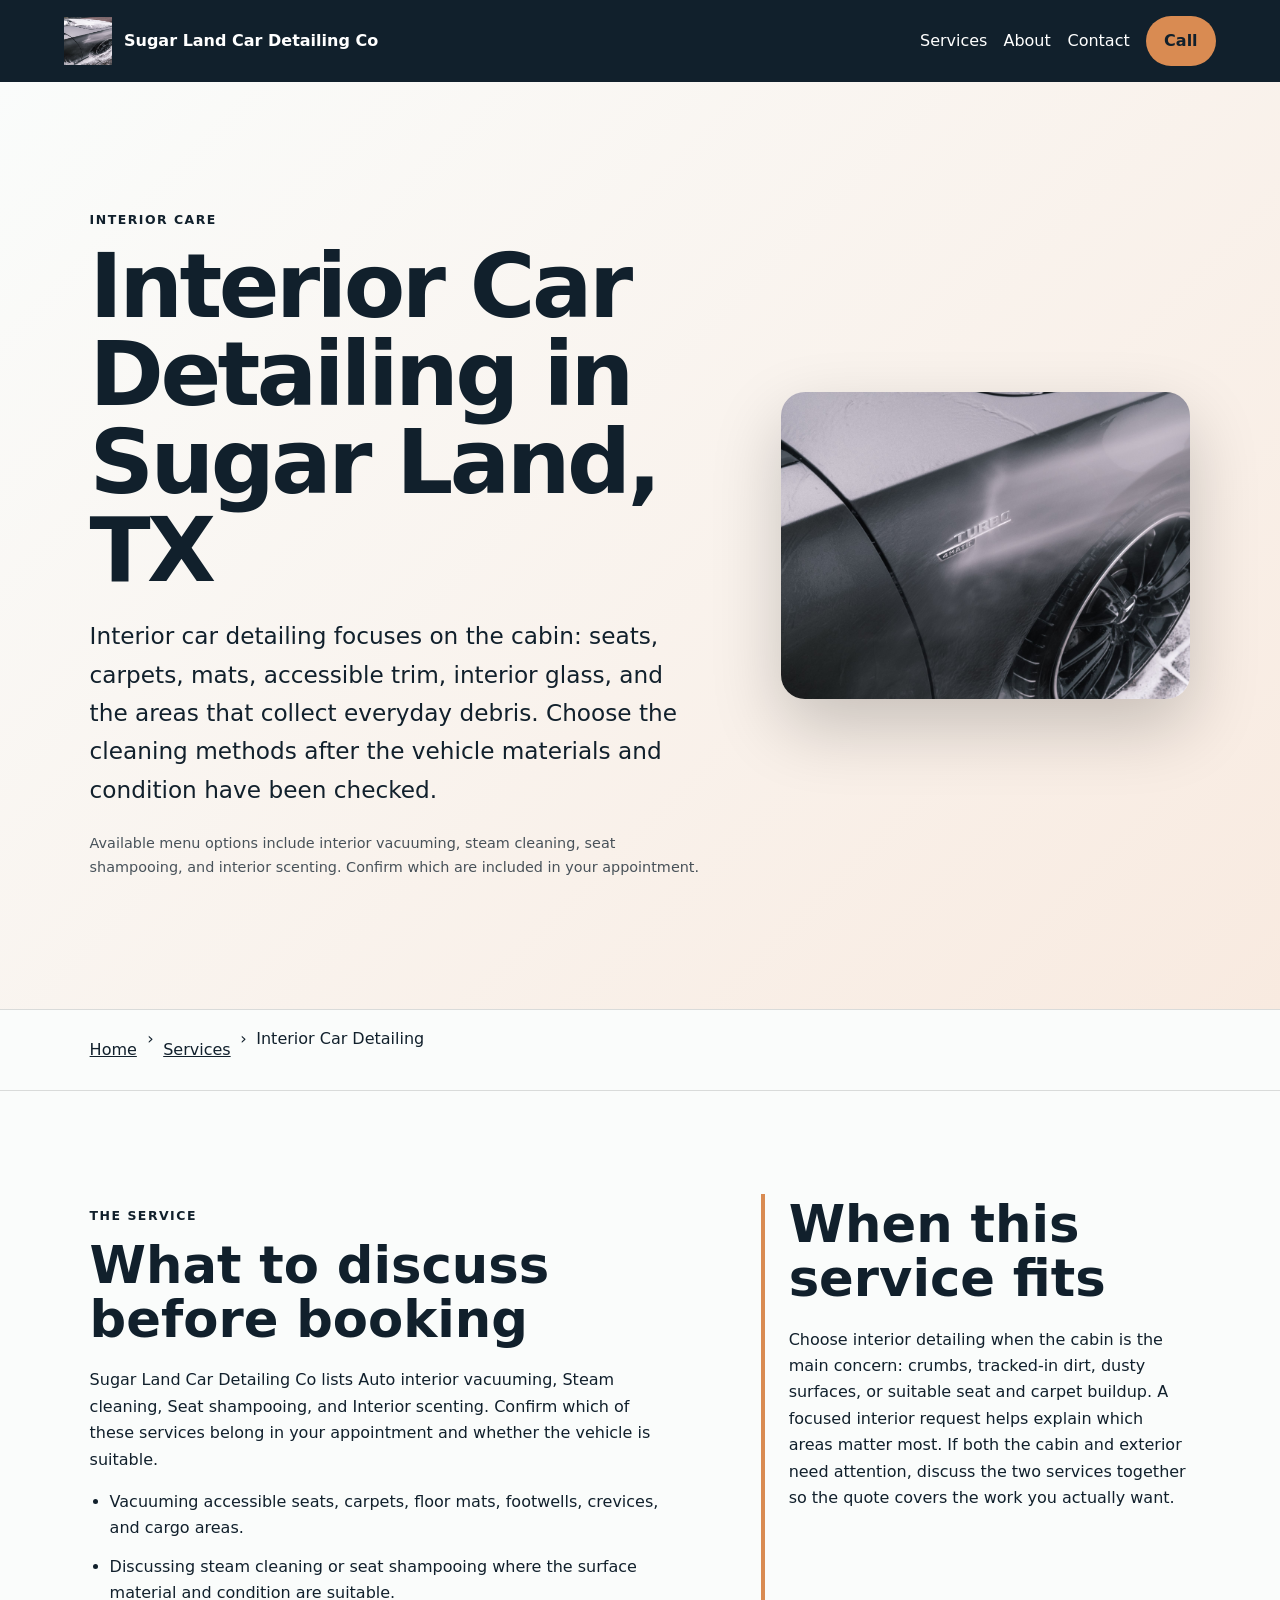
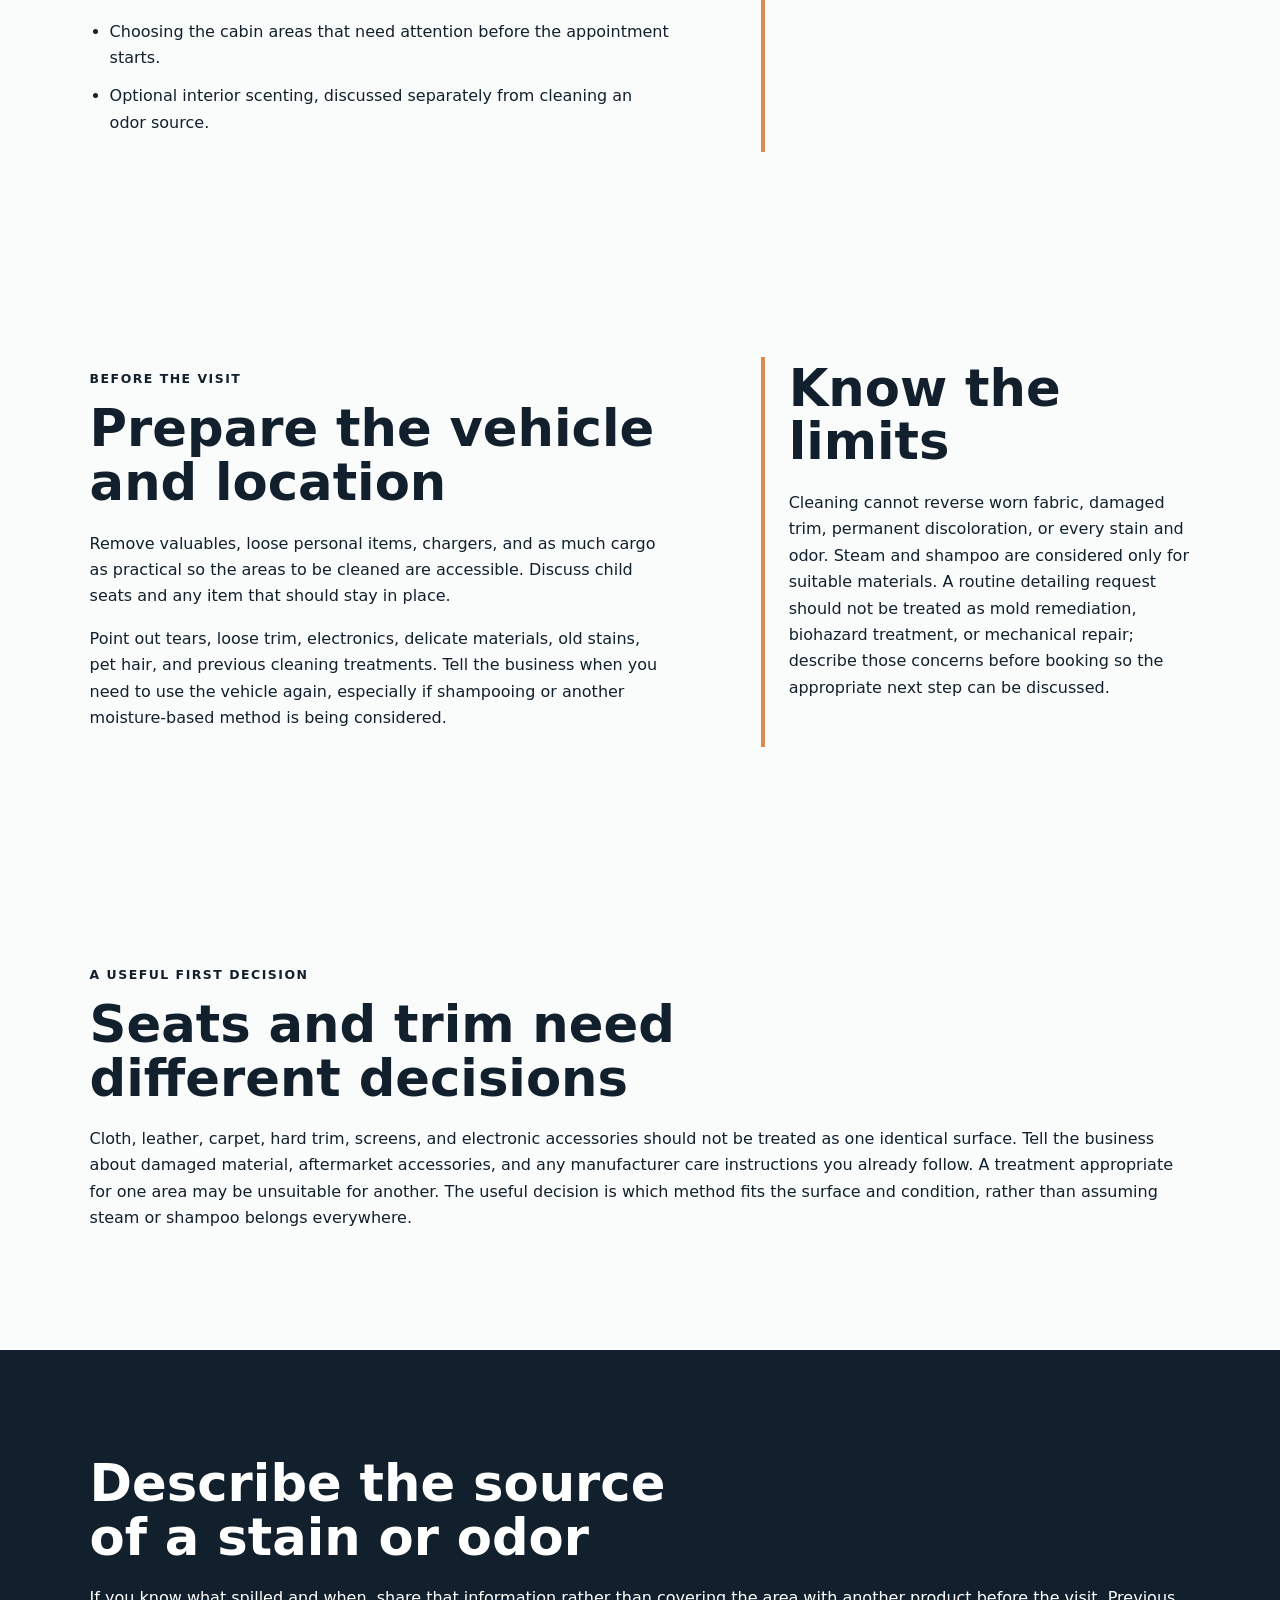
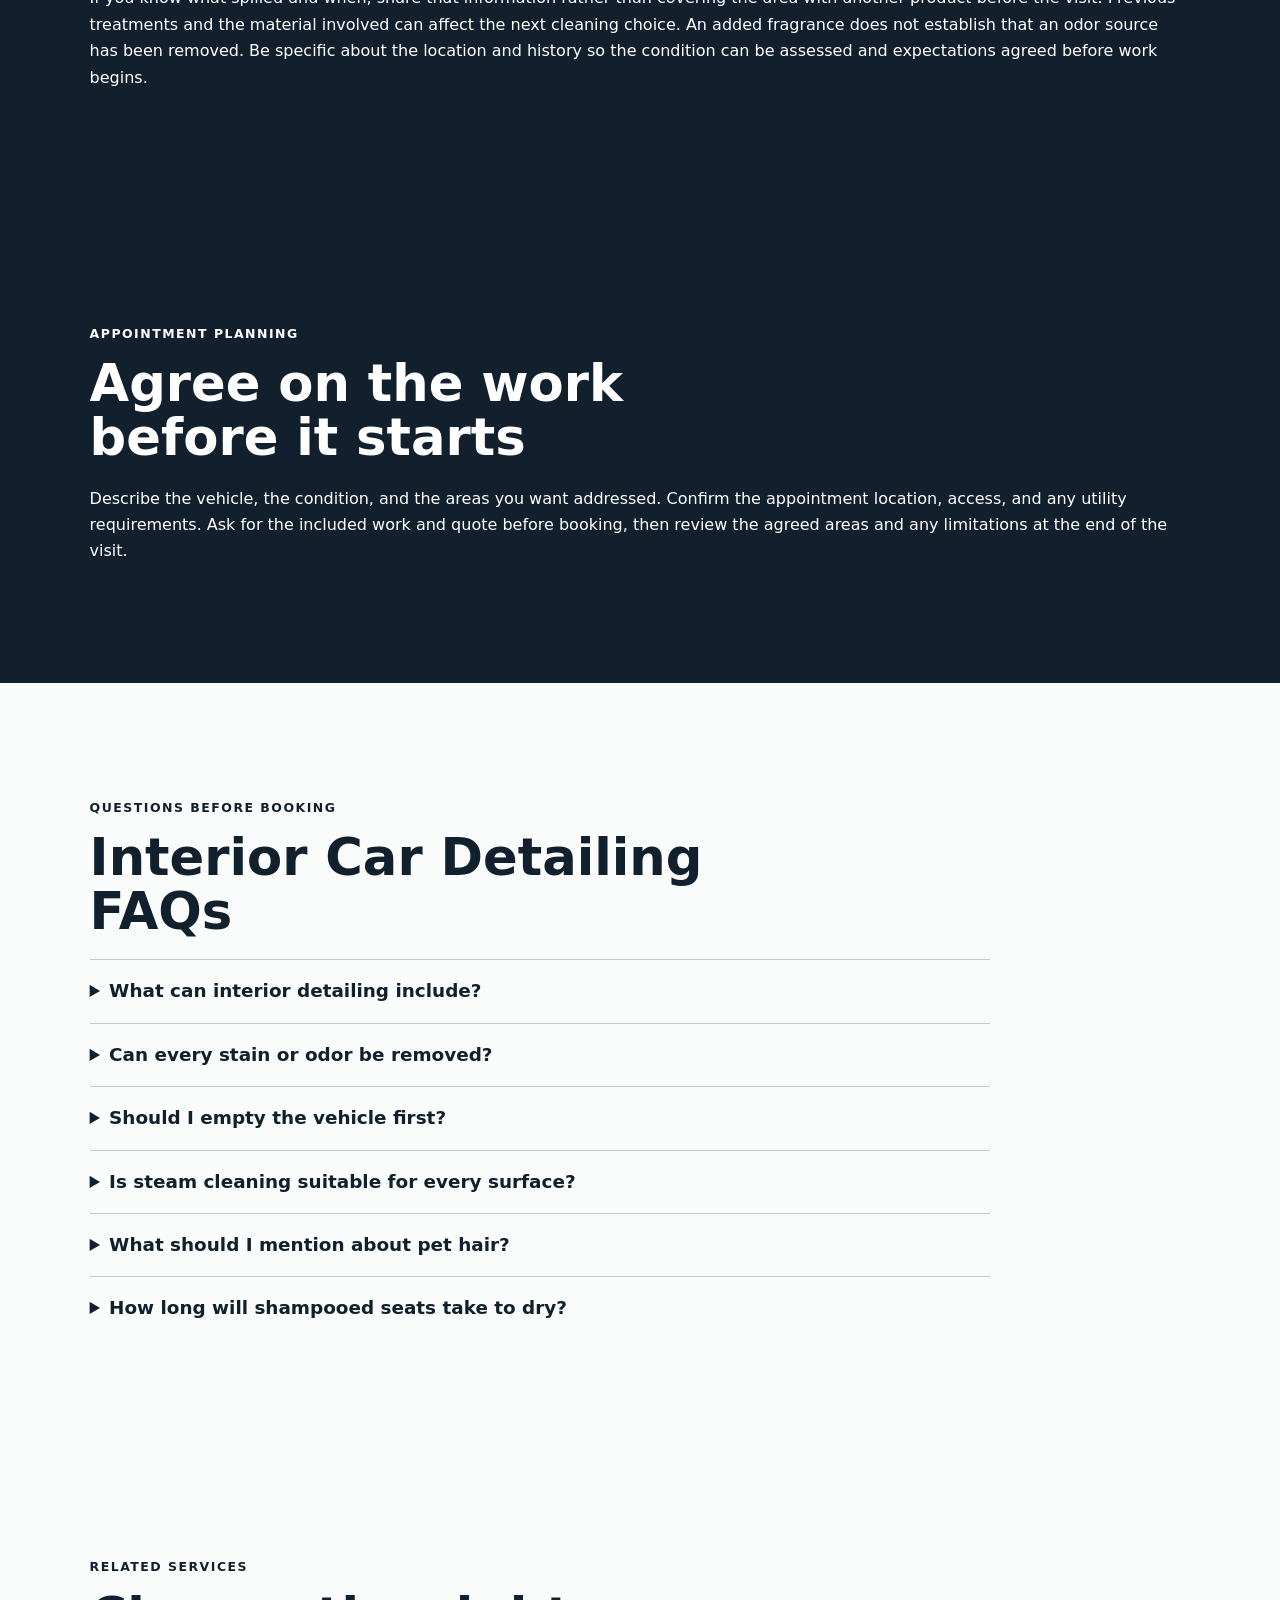
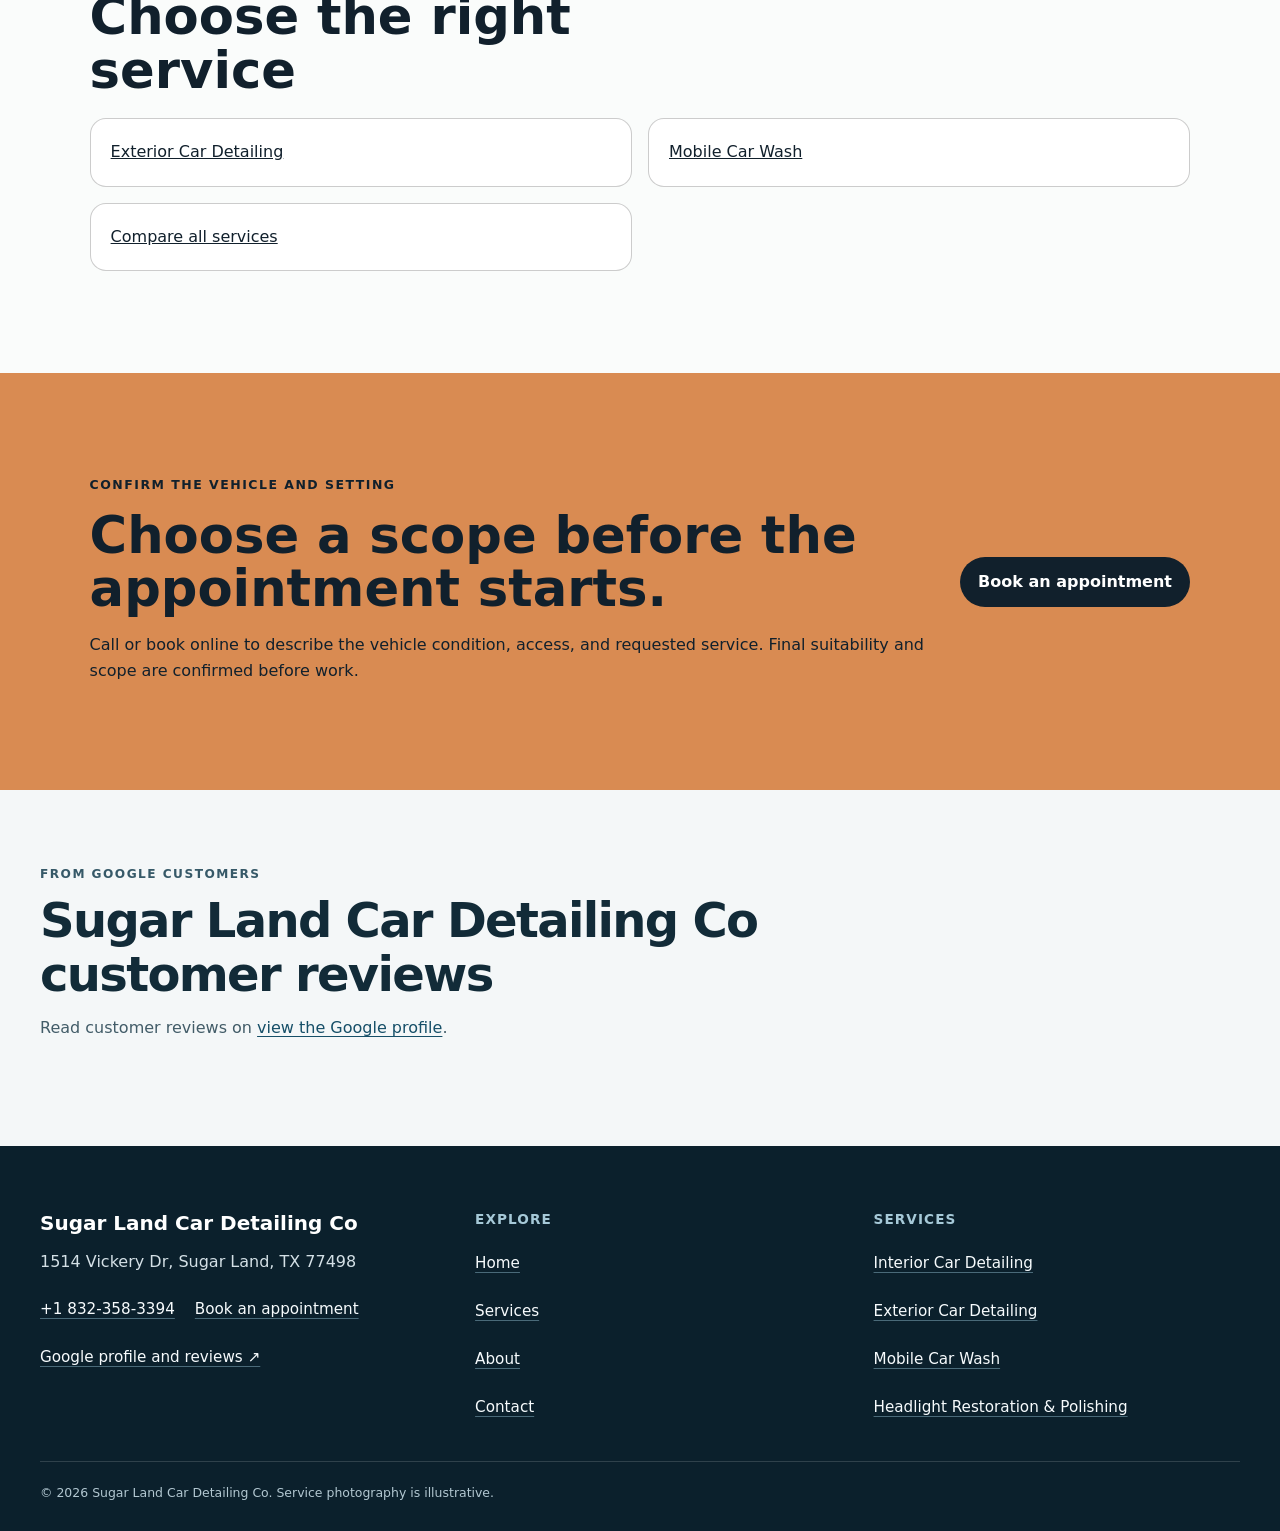
<file: services/interior-car-detailing/index.html>
<!doctype html>
<html lang="en"><head>
  <meta charset="utf-8"><meta name="viewport" content="width=device-width,initial-scale=1">
  <title>Interior Car Detailing in Sugar Land, TX | Sugar Land Car Detailing Co</title>
  <meta name="description" content="Plan interior car detailing with Sugar Land Car Detailing Co in Sugar Land: documented scope, vehicle preparation, access checks, and limitations.">
  <meta name="robots" content="index, follow, max-image-preview:large, max-snippet:-1">
  <link rel="canonical" href="https://sugarlandcardetailingco.shop/services/interior-car-detailing/">
  <meta property="og:type" content="website"><meta property="og:title" content="Interior Car Detailing in Sugar Land, TX | Sugar Land Car Detailing Co">
  <meta property="og:description" content="Plan interior car detailing with Sugar Land Car Detailing Co in Sugar Land: documented scope, vehicle preparation, access checks, and limitations."><meta property="og:url" content="https://sugarlandcardetailingco.shop/services/interior-car-detailing/">
  <meta property="og:image" content="https://sugarlandcardetailingco.shop/assets/hero-foam-car.jpg"><meta name="twitter:card" content="summary_large_image">
  <link rel="icon" href="/assets/favicon.svg"><link rel="stylesheet" href="/seo-pages.css"><script type="application/ld+json">{
  "@context": "https://schema.org",
  "@graph": [
    {
      "@type": "BreadcrumbList",
      "@id": "https://sugarlandcardetailingco.shop/services/interior-car-detailing/#breadcrumb",
      "itemListElement": [
        {
          "@type": "ListItem",
          "position": 1,
          "name": "Home",
          "item": "https://sugarlandcardetailingco.shop/"
        },
        {
          "@type": "ListItem",
          "position": 2,
          "name": "Services",
          "item": "https://sugarlandcardetailingco.shop/services/"
        },
        {
          "@type": "ListItem",
          "position": 3,
          "name": "Interior Car Detailing",
          "item": "https://sugarlandcardetailingco.shop/services/interior-car-detailing/"
        }
      ]
    },
    {
      "@type": "WebPage",
      "@id": "https://sugarlandcardetailingco.shop/services/interior-car-detailing/#webpage",
      "url": "https://sugarlandcardetailingco.shop/services/interior-car-detailing/",
      "name": "Interior Car Detailing in Sugar Land, TX | Sugar Land Car Detailing Co",
      "description": "Plan interior car detailing with Sugar Land Car Detailing Co in Sugar Land: documented scope, vehicle preparation, access checks, and limitations.",
      "breadcrumb": {
        "@id": "https://sugarlandcardetailingco.shop/services/interior-car-detailing/#breadcrumb"
      },
      "isPartOf": {
        "@id": "https://sugarlandcardetailingco.shop/#website"
      },
      "about": {
        "@id": "https://sugarlandcardetailingco.shop/#business"
      }
    },
    {
      "@type": "Service",
      "@id": "https://sugarlandcardetailingco.shop/services/interior-car-detailing/#service",
      "name": "Interior Car Detailing",
      "serviceType": "interior car detailing",
      "url": "https://sugarlandcardetailingco.shop/services/interior-car-detailing/",
      "description": "Interior car detailing focuses on the cabin: visible debris, carpets, floor mats, seats, footwells, crevices, cargo areas, and suitable high-use surfaces.",
      "provider": {
        "@id": "https://sugarlandcardetailingco.shop/#business"
      },
      "areaServed": {
        "@type": "City",
        "name": "Sugar Land"
      }
    },
    {
      "@type": "ImageObject",
      "@id": "https://sugarlandcardetailingco.shop/services/interior-car-detailing/#primaryimage",
      "contentUrl": "https://sugarlandcardetailingco.shop/assets/hero-foam-car.jpg",
      "caption": "Illustrative detailing artwork for Sugar Land Car Detailing Co",
      "representativeOfPage": true
    }
  ]
}</script>
<link rel="stylesheet" href="/portfolio-components.css">
</head><body style="--pilot-accent:#d98b52;--pilot-dark:#11202c;--pilot-paper:#fafcfb">
<a class="skip-link" href="#content">Skip to content</a>
<header class="pilot-header"><a class="pilot-brand" href="/"><img src="/assets/hero-foam-car.jpg" width="48" height="48" alt=""><span>Sugar Land Car Detailing Co</span></a>
<nav aria-label="Primary navigation"><a href="/services/">Services</a><a href="/about/">About</a><a href="/contact/">Contact</a><a class="pilot-call" href="tel:+18323583394">Call</a></nav></header>
<main id="content"><section class="pilot-hero"><div><p class="eyebrow">Interior care</p><h1>Interior Car Detailing in Sugar Land, TX</h1><p class="pilot-answer">Interior car detailing focuses on the cabin: seats, carpets, mats, accessible trim, interior glass, and the areas that collect everyday debris. Choose the cleaning methods after the vehicle materials and condition have been checked.</p><p class="pilot-proof">Available menu options include interior vacuuming, steam cleaning, seat shampooing, and interior scenting. Confirm which are included in your appointment.</p></div><img alt="Illustrative detailing artwork for Sugar Land Car Detailing Co" fetchpriority="high" height="720" src="/assets/hero-foam-car.jpg" width="960"/></section>
<nav aria-label="Breadcrumb" class="breadcrumbs"><a href="/">Home</a><span>›</span><a href="/services/">Services</a><span>›</span><span>Interior Car Detailing</span></nav>
<section class="pilot-section pilot-grid"><div><p class="eyebrow">The service</p><h2>What to discuss before booking</h2><p>Sugar Land Car Detailing Co lists Auto interior vacuuming, Steam cleaning, Seat shampooing, and Interior scenting. Confirm which of these services belong in your appointment and whether the vehicle is suitable.</p><ul class="checklist"><li>Vacuuming accessible seats, carpets, floor mats, footwells, crevices, and cargo areas.</li><li>Discussing steam cleaning or seat shampooing where the surface material and condition are suitable.</li><li>Choosing the cabin areas that need attention before the appointment starts.</li><li>Optional interior scenting, discussed separately from cleaning an odor source.</li></ul></div><aside><h2>When this service fits</h2><p>Choose interior detailing when the cabin is the main concern: crumbs, tracked-in dirt, dusty surfaces, or suitable seat and carpet buildup. A focused interior request helps explain which areas matter most. If both the cabin and exterior need attention, discuss the two services together so the quote covers the work you actually want.</p></aside></section>
<section class="pilot-section pilot-grid"><div><p class="eyebrow">Before the visit</p><h2>Prepare the vehicle and location</h2><p>Remove valuables, loose personal items, chargers, and as much cargo as practical so the areas to be cleaned are accessible. Discuss child seats and any item that should stay in place.</p><p>Point out tears, loose trim, electronics, delicate materials, old stains, pet hair, and previous cleaning treatments. Tell the business when you need to use the vehicle again, especially if shampooing or another moisture-based method is being considered.</p></div><aside><h2>Know the limits</h2><p>Cleaning cannot reverse worn fabric, damaged trim, permanent discoloration, or every stain and odor. Steam and shampoo are considered only for suitable materials. A routine detailing request should not be treated as mold remediation, biohazard treatment, or mechanical repair; describe those concerns before booking so the appropriate next step can be discussed.</p></aside></section>
<section class="pilot-section"><p class="eyebrow">A useful first decision</p><h2>Seats and trim need different decisions</h2><p>Cloth, leather, carpet, hard trim, screens, and electronic accessories should not be treated as one identical surface. Tell the business about damaged material, aftermarket accessories, and any manufacturer care instructions you already follow. A treatment appropriate for one area may be unsuitable for another. The useful decision is which method fits the surface and condition, rather than assuming steam or shampoo belongs everywhere.</p></section><section class="pilot-section tone"><h2>Describe the source of a stain or odor</h2><p>If you know what spilled and when, share that information rather than covering the area with another product before the visit. Previous treatments and the material involved can affect the next cleaning choice. An added fragrance does not establish that an odor source has been removed. Be specific about the location and history so the condition can be assessed and expectations agreed before work begins.</p></section>
<section class="pilot-section tone"><p class="eyebrow">Appointment planning</p><h2>Agree on the work before it starts</h2><p>Describe the vehicle, the condition, and the areas you want addressed. Confirm the appointment location, access, and any utility requirements. Ask for the included work and quote before booking, then review the agreed areas and any limitations at the end of the visit.</p></section>
<section class="pilot-section"><p class="eyebrow">Questions before booking</p><h2>Interior Car Detailing FAQs</h2><div class="faq-list"><details><summary>What can interior detailing include?</summary><p>The menu includes interior vacuuming, steam cleaning, seat shampooing, and interior scenting. The exact combination depends on the vehicle, the material, and the scope agreed before the visit; each method is not automatically included in every request.</p></details><details><summary>Can every stain or odor be removed?</summary><p>No result should be promised without assessing the material and cause. Old stains, prior treatments, permanent discoloration, and an inaccessible odor source can limit what cleaning achieves.</p></details><details><summary>Should I empty the vehicle first?</summary><p>Remove valuables and as many loose belongings as practical. Discuss child seats, cargo, and items that need to stay in place so access and priorities are clear.</p></details><details><summary>Is steam cleaning suitable for every surface?</summary><p>No. Steam is considered only for suitable materials and conditions. Tell the business about electronics, delicate trim, existing damage, and previous treatments before a method is agreed.</p></details><details><summary>What should I mention about pet hair?</summary><p>Describe how much hair is present, which areas are affected, and the seat or carpet material. Embedded hair can change the effort required, so discuss it before the scope and quote are confirmed.</p></details><details><summary>How long will shampooed seats take to dry?</summary><p>There is no single drying time for every vehicle. The treatment, material, airflow, and appointment conditions matter. Explain when the vehicle must return to use and confirm drying expectations before booking.</p></details></div></section>
<section class="pilot-section related"><p class="eyebrow">Related services</p><h2>Choose the right service</h2><div class="related-links"><a href="/services/exterior-car-detailing/">Exterior Car Detailing</a><a href="/services/mobile-car-wash/">Mobile Car Wash</a><a href="/services/">Compare all services</a></div></section>
<section class="pilot-cta"><div><p class="eyebrow">Confirm the vehicle and setting</p><h2>Choose a scope before the appointment starts.</h2><p>Call or book online to describe the vehicle condition, access, and requested service. Final suitability and scope are confirmed before work.</p></div><a class="pilot-button" href="https://cal.com/sumitdatta/auto-detail-service">Book an appointment</a></section>
<!-- PORTFOLIO-REVIEWS:START --><section class="portfolio-reviews" aria-labelledby="portfolio-reviews-title"><div class="portfolio-reviews__heading"><div><p class="portfolio-reviews__kicker">From Google customers</p><h2 id="portfolio-reviews-title">Sugar Land Car Detailing Co customer reviews</h2><p class="portfolio-reviews__intro">Read customer reviews on <a href="https://www.google.com/maps?cid=5052652727945234885" target="_blank" rel="noopener noreferrer">view the Google profile</a>.</p></div></div></section><!-- PORTFOLIO-REVIEWS:END -->
</main><footer class="portfolio-footer"><div class="portfolio-footer__grid"><div><strong class="portfolio-footer__name">Sugar Land Car Detailing Co</strong><address>1514 Vickery Dr, Sugar Land, TX 77498</address><div class="portfolio-footer__contact"><a href="tel:+18323583394">+1 832-358-3394</a><a href="https://cal.com/sumitdatta/auto-detail-service">Book an appointment</a></div><a href="https://www.google.com/maps?cid=5052652727945234885" target="_blank" rel="noopener noreferrer">Google profile and reviews ↗</a></div><div><h2>Explore</h2><nav aria-label="Footer navigation"><a href="/">Home</a><a href="/services/">Services</a><a href="/about/">About</a><a href="/contact/">Contact</a></nav></div><div><h2>Services</h2><nav aria-label="Service pages"><a href="/services/interior-car-detailing/">Interior Car Detailing</a><a href="/services/exterior-car-detailing/">Exterior Car Detailing</a><a href="/services/mobile-car-wash/">Mobile Car Wash</a><a href="/services/headlight-restoration/">Headlight Restoration &amp; Polishing</a></nav></div></div><p class="portfolio-footer__bottom">© <span id="year">2026</span> Sugar Land Car Detailing Co. Service photography is illustrative.</p></footer>
<script src="/portfolio-components.js" defer></script>
</body></html>
</file>
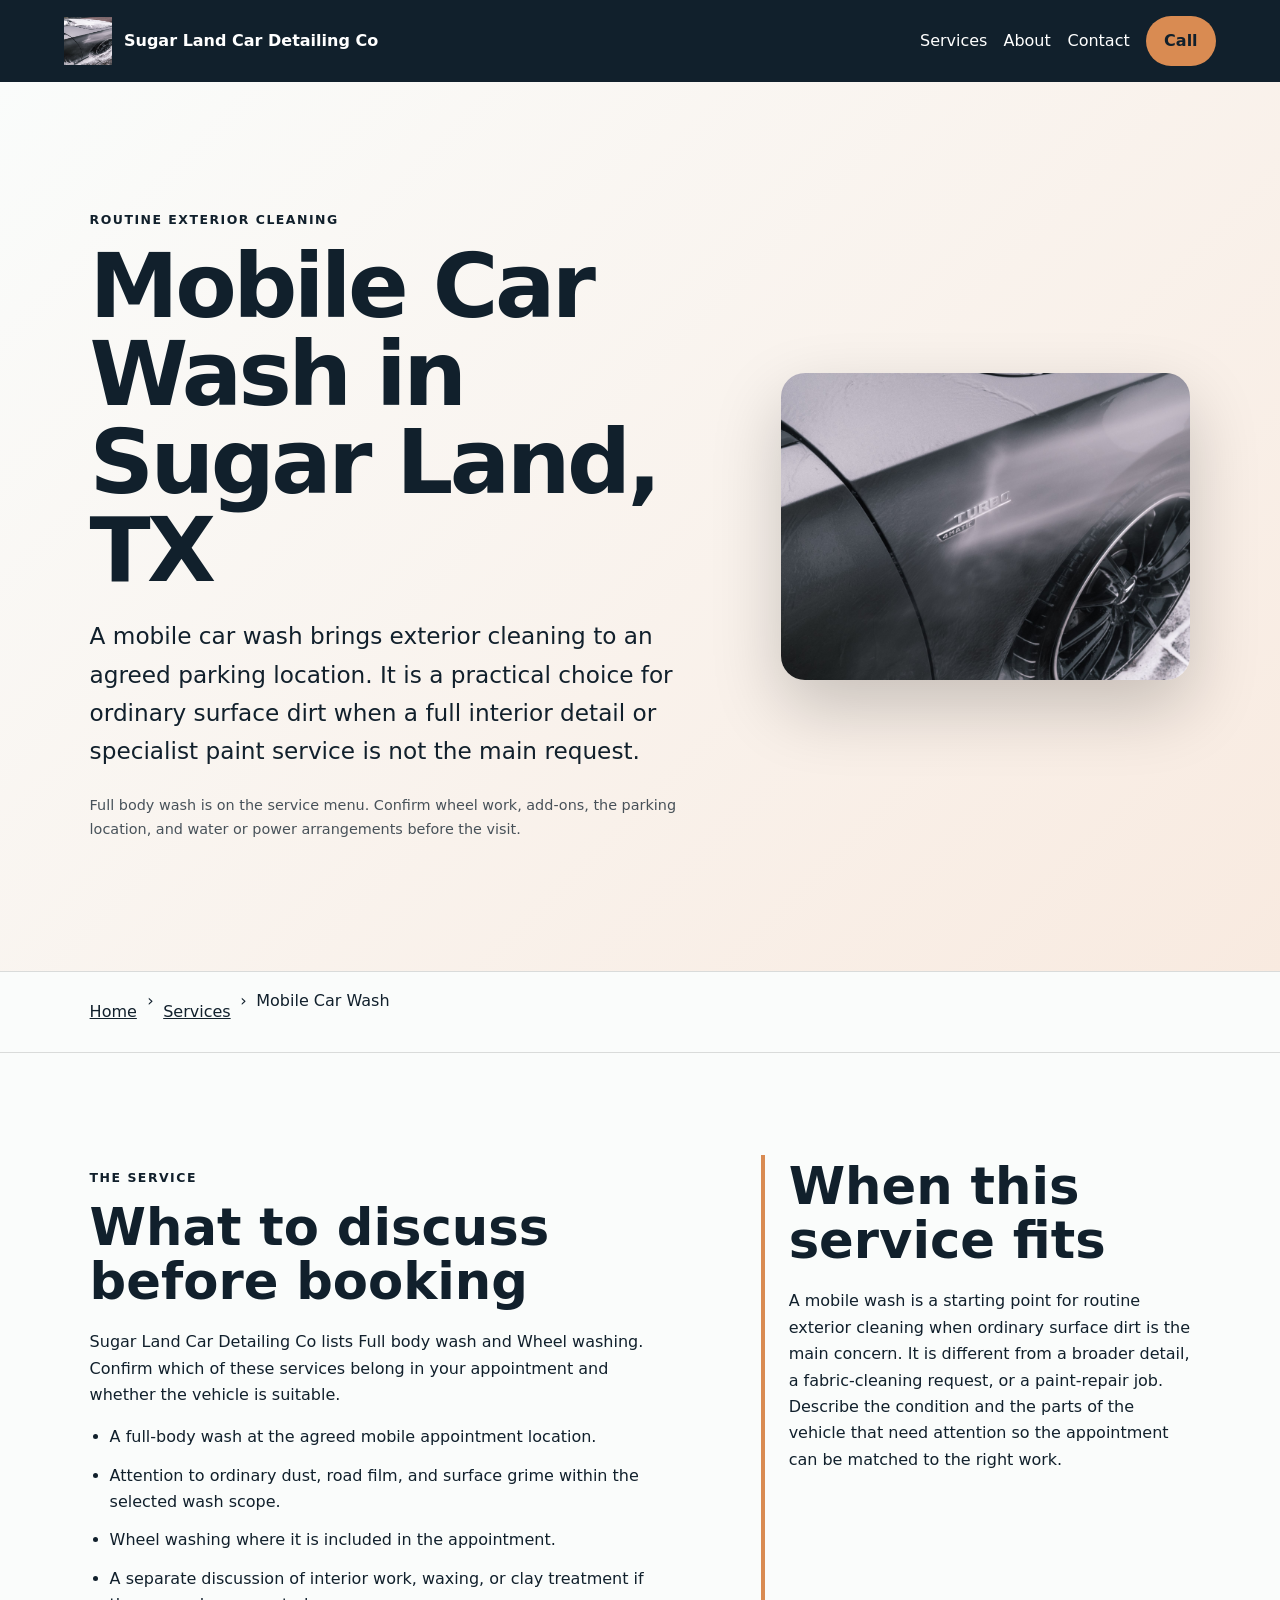
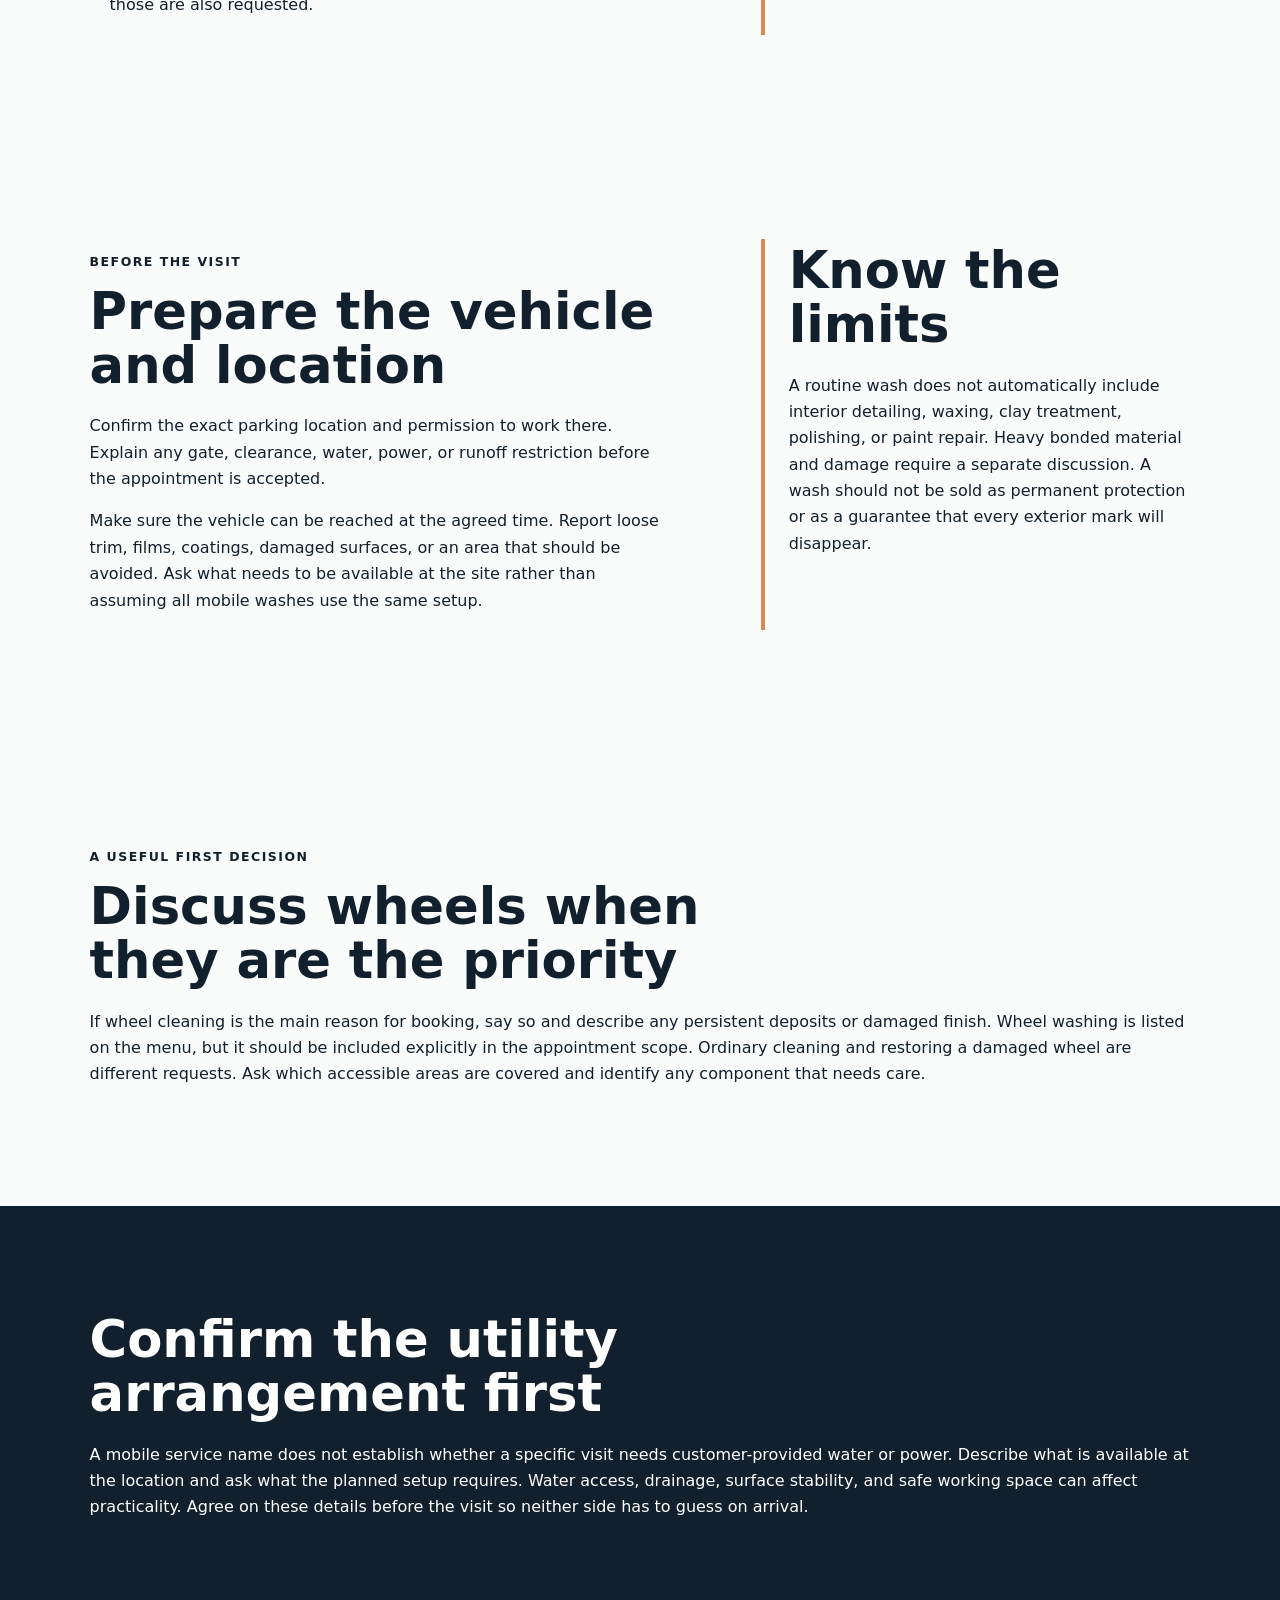
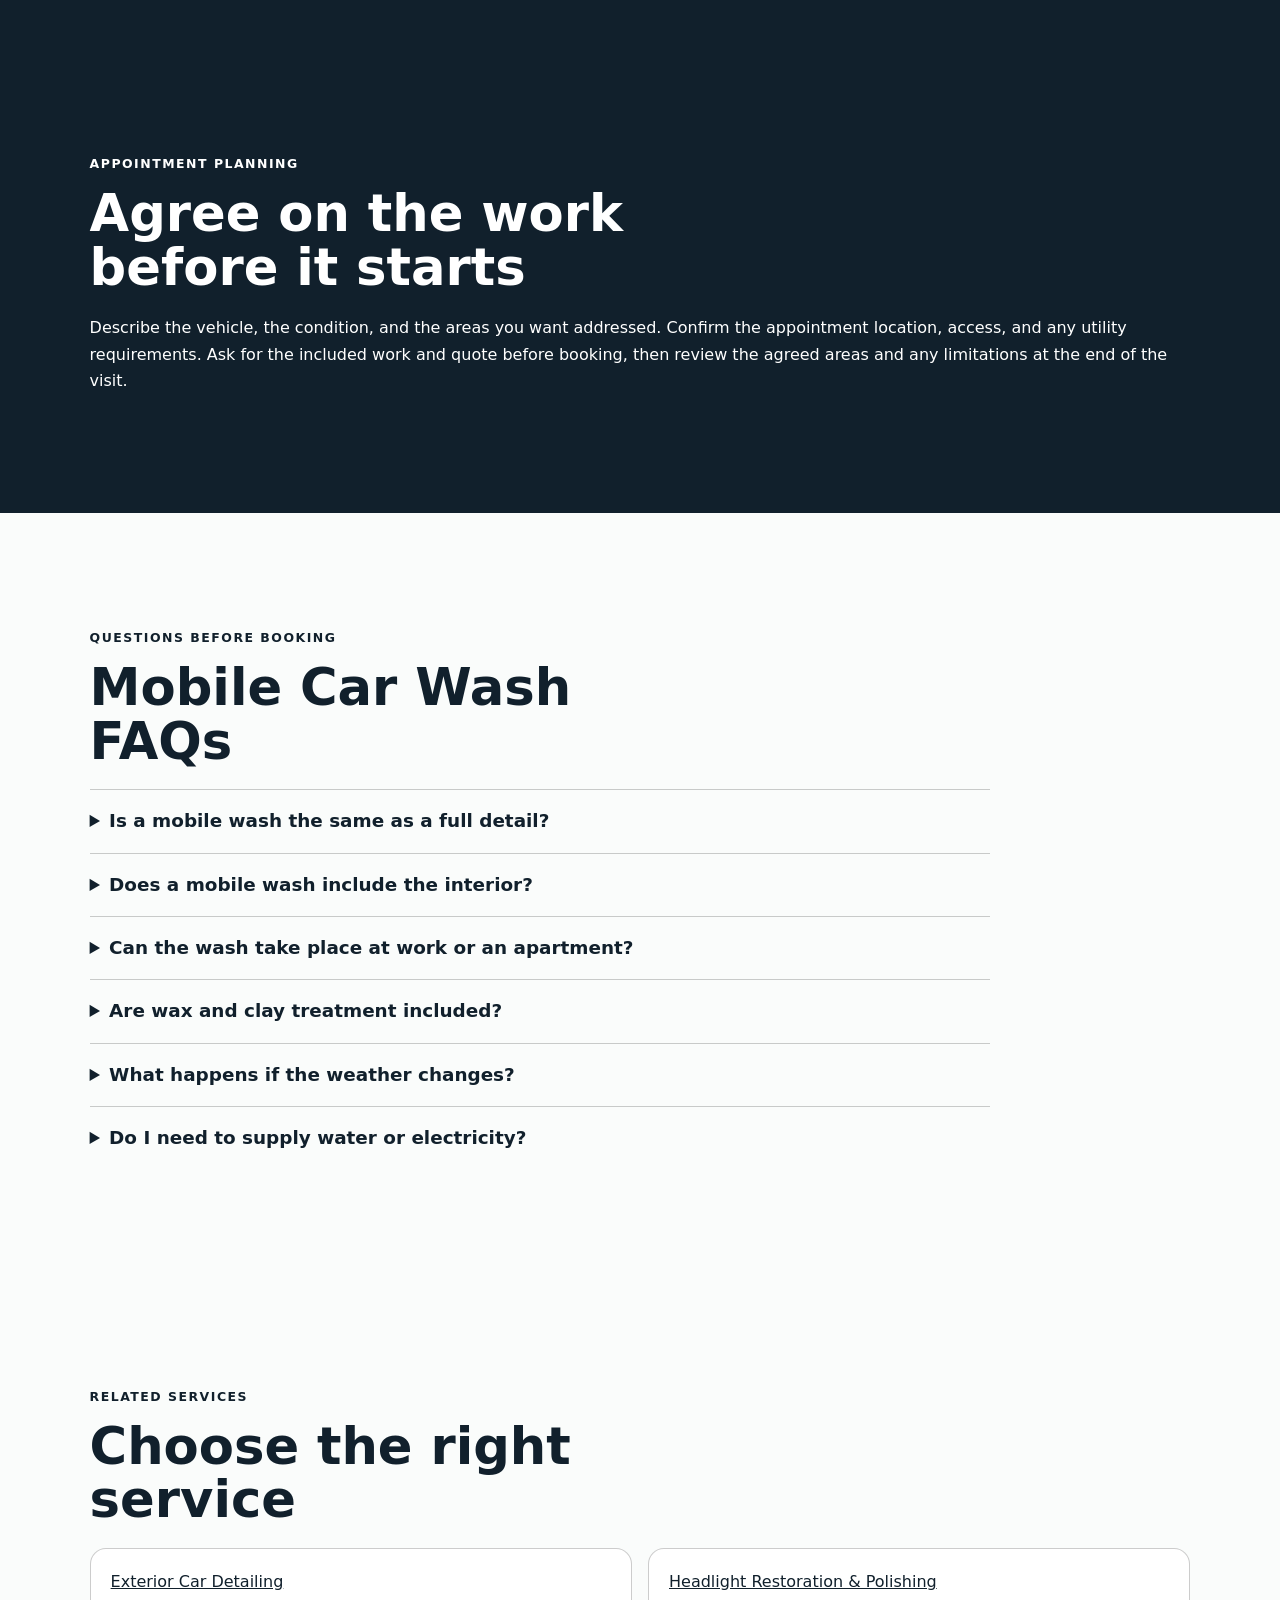
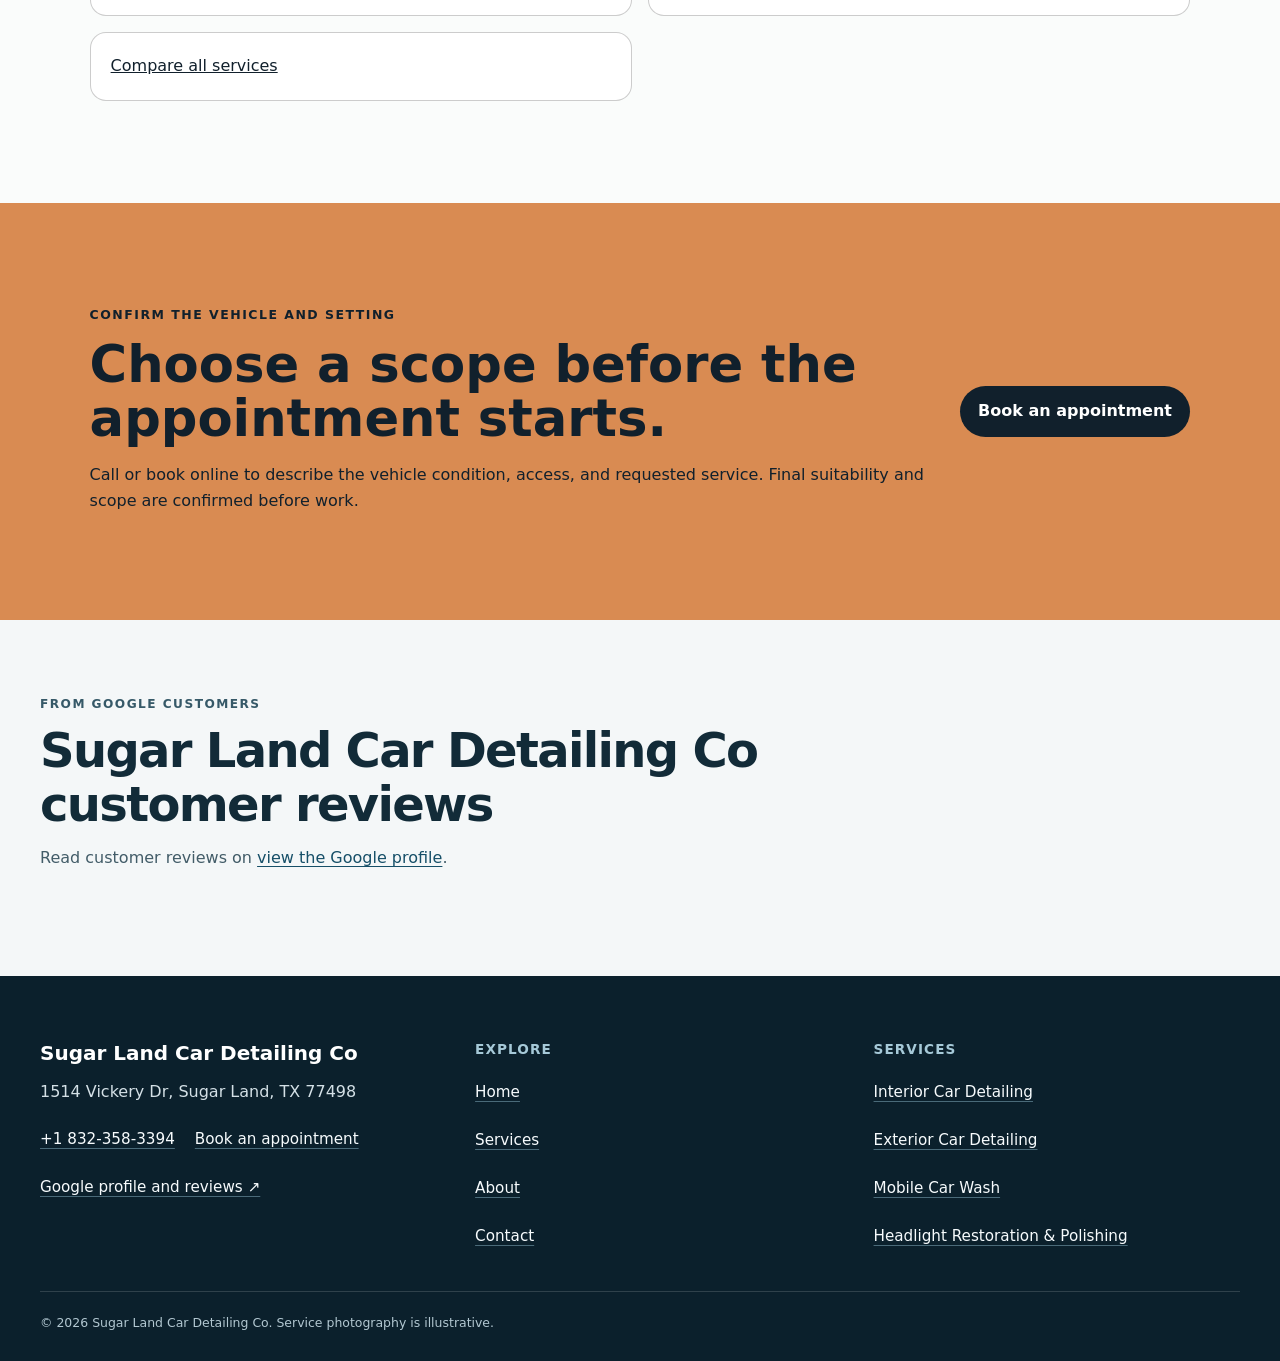
<file: services/mobile-car-wash/index.html>
<!doctype html>
<html lang="en"><head>
  <meta charset="utf-8"><meta name="viewport" content="width=device-width,initial-scale=1">
  <title>Mobile Car Wash in Sugar Land, TX | Sugar Land Car Detailing Co</title>
  <meta name="description" content="Plan mobile car wash with Sugar Land Car Detailing Co in Sugar Land: documented scope, vehicle preparation, access checks, and limitations.">
  <meta name="robots" content="index, follow, max-image-preview:large, max-snippet:-1">
  <link rel="canonical" href="https://sugarlandcardetailingco.shop/services/mobile-car-wash/">
  <meta property="og:type" content="website"><meta property="og:title" content="Mobile Car Wash in Sugar Land, TX | Sugar Land Car Detailing Co">
  <meta property="og:description" content="Plan mobile car wash with Sugar Land Car Detailing Co in Sugar Land: documented scope, vehicle preparation, access checks, and limitations."><meta property="og:url" content="https://sugarlandcardetailingco.shop/services/mobile-car-wash/">
  <meta property="og:image" content="https://sugarlandcardetailingco.shop/assets/hero-foam-car.jpg"><meta name="twitter:card" content="summary_large_image">
  <link rel="icon" href="/assets/favicon.svg"><link rel="stylesheet" href="/seo-pages.css"><script type="application/ld+json">{
  "@context": "https://schema.org",
  "@graph": [
    {
      "@type": "BreadcrumbList",
      "@id": "https://sugarlandcardetailingco.shop/services/mobile-car-wash/#breadcrumb",
      "itemListElement": [
        {
          "@type": "ListItem",
          "position": 1,
          "name": "Home",
          "item": "https://sugarlandcardetailingco.shop/"
        },
        {
          "@type": "ListItem",
          "position": 2,
          "name": "Services",
          "item": "https://sugarlandcardetailingco.shop/services/"
        },
        {
          "@type": "ListItem",
          "position": 3,
          "name": "Mobile Car Wash",
          "item": "https://sugarlandcardetailingco.shop/services/mobile-car-wash/"
        }
      ]
    },
    {
      "@type": "WebPage",
      "@id": "https://sugarlandcardetailingco.shop/services/mobile-car-wash/#webpage",
      "url": "https://sugarlandcardetailingco.shop/services/mobile-car-wash/",
      "name": "Mobile Car Wash in Sugar Land, TX | Sugar Land Car Detailing Co",
      "description": "Plan mobile car wash with Sugar Land Car Detailing Co in Sugar Land: documented scope, vehicle preparation, access checks, and limitations.",
      "breadcrumb": {
        "@id": "https://sugarlandcardetailingco.shop/services/mobile-car-wash/#breadcrumb"
      },
      "isPartOf": {
        "@id": "https://sugarlandcardetailingco.shop/#website"
      },
      "about": {
        "@id": "https://sugarlandcardetailingco.shop/#business"
      }
    },
    {
      "@type": "Service",
      "@id": "https://sugarlandcardetailingco.shop/services/mobile-car-wash/#service",
      "name": "Mobile Car Wash",
      "serviceType": "mobile car wash",
      "url": "https://sugarlandcardetailingco.shop/services/mobile-car-wash/",
      "description": "A mobile car wash is the routine-cleaning option in the documented menu: a full-body wash brought to the agreed location, with wheel washing available when it is included in the appointment.",
      "provider": {
        "@id": "https://sugarlandcardetailingco.shop/#business"
      },
      "areaServed": {
        "@type": "City",
        "name": "Sugar Land"
      }
    },
    {
      "@type": "ImageObject",
      "@id": "https://sugarlandcardetailingco.shop/services/mobile-car-wash/#primaryimage",
      "contentUrl": "https://sugarlandcardetailingco.shop/assets/hero-foam-car.jpg",
      "caption": "Illustrative detailing artwork for Sugar Land Car Detailing Co",
      "representativeOfPage": true
    }
  ]
}</script>
<link rel="stylesheet" href="/portfolio-components.css">
</head><body style="--pilot-accent:#d98b52;--pilot-dark:#11202c;--pilot-paper:#fafcfb">
<a class="skip-link" href="#content">Skip to content</a>
<header class="pilot-header"><a class="pilot-brand" href="/"><img src="/assets/hero-foam-car.jpg" width="48" height="48" alt=""><span>Sugar Land Car Detailing Co</span></a>
<nav aria-label="Primary navigation"><a href="/services/">Services</a><a href="/about/">About</a><a href="/contact/">Contact</a><a class="pilot-call" href="tel:+18323583394">Call</a></nav></header>
<main id="content"><section class="pilot-hero"><div><p class="eyebrow">Routine exterior cleaning</p><h1>Mobile Car Wash in Sugar Land, TX</h1><p class="pilot-answer">A mobile car wash brings exterior cleaning to an agreed parking location. It is a practical choice for ordinary surface dirt when a full interior detail or specialist paint service is not the main request.</p><p class="pilot-proof">Full body wash is on the service menu. Confirm wheel work, add-ons, the parking location, and water or power arrangements before the visit.</p></div><img alt="Illustrative detailing artwork for Sugar Land Car Detailing Co" fetchpriority="high" height="720" src="/assets/hero-foam-car.jpg" width="960"/></section>
<nav aria-label="Breadcrumb" class="breadcrumbs"><a href="/">Home</a><span>›</span><a href="/services/">Services</a><span>›</span><span>Mobile Car Wash</span></nav>
<section class="pilot-section pilot-grid"><div><p class="eyebrow">The service</p><h2>What to discuss before booking</h2><p>Sugar Land Car Detailing Co lists Full body wash and Wheel washing. Confirm which of these services belong in your appointment and whether the vehicle is suitable.</p><ul class="checklist"><li>A full-body wash at the agreed mobile appointment location.</li><li>Attention to ordinary dust, road film, and surface grime within the selected wash scope.</li><li>Wheel washing where it is included in the appointment.</li><li>A separate discussion of interior work, waxing, or clay treatment if those are also requested.</li></ul></div><aside><h2>When this service fits</h2><p>A mobile wash is a starting point for routine exterior cleaning when ordinary surface dirt is the main concern. It is different from a broader detail, a fabric-cleaning request, or a paint-repair job. Describe the condition and the parts of the vehicle that need attention so the appointment can be matched to the right work.</p></aside></section>
<section class="pilot-section pilot-grid"><div><p class="eyebrow">Before the visit</p><h2>Prepare the vehicle and location</h2><p>Confirm the exact parking location and permission to work there. Explain any gate, clearance, water, power, or runoff restriction before the appointment is accepted.</p><p>Make sure the vehicle can be reached at the agreed time. Report loose trim, films, coatings, damaged surfaces, or an area that should be avoided. Ask what needs to be available at the site rather than assuming all mobile washes use the same setup.</p></div><aside><h2>Know the limits</h2><p>A routine wash does not automatically include interior detailing, waxing, clay treatment, polishing, or paint repair. Heavy bonded material and damage require a separate discussion. A wash should not be sold as permanent protection or as a guarantee that every exterior mark will disappear.</p></aside></section>
<section class="pilot-section"><p class="eyebrow">A useful first decision</p><h2>Discuss wheels when they are the priority</h2><p>If wheel cleaning is the main reason for booking, say so and describe any persistent deposits or damaged finish. Wheel washing is listed on the menu, but it should be included explicitly in the appointment scope. Ordinary cleaning and restoring a damaged wheel are different requests. Ask which accessible areas are covered and identify any component that needs care.</p></section><section class="pilot-section tone"><h2>Confirm the utility arrangement first</h2><p>A mobile service name does not establish whether a specific visit needs customer-provided water or power. Describe what is available at the location and ask what the planned setup requires. Water access, drainage, surface stability, and safe working space can affect practicality. Agree on these details before the visit so neither side has to guess on arrival.</p></section>
<section class="pilot-section tone"><p class="eyebrow">Appointment planning</p><h2>Agree on the work before it starts</h2><p>Describe the vehicle, the condition, and the areas you want addressed. Confirm the appointment location, access, and any utility requirements. Ask for the included work and quote before booking, then review the agreed areas and any limitations at the end of the visit.</p></section>
<section class="pilot-section"><p class="eyebrow">Questions before booking</p><h2>Mobile Car Wash FAQs</h2><div class="faq-list"><details><summary>Is a mobile wash the same as a full detail?</summary><p>No. A mobile wash focuses on routine exterior cleaning. Interior detailing and other appearance treatments have their own scope and should be requested separately.</p></details><details><summary>Does a mobile wash include the interior?</summary><p>Not automatically. Interior vacuuming, steam cleaning, and seat shampooing are separate menu choices. Explain both interior and exterior needs if you want a combined appointment.</p></details><details><summary>Can the wash take place at work or an apartment?</summary><p>The location must allow the work and provide suitable access. Confirm property permission and any site restrictions before booking; the address alone does not establish approval.</p></details><details><summary>Are wax and clay treatment included?</summary><p>They are separately listed services. Ask whether either is appropriate and included in the quote rather than assuming a routine wash includes them.</p></details><details><summary>What happens if the weather changes?</summary><p>Confirm the appointment plan directly. Weather and the location may affect whether the work is practical, so discuss timing or a suitable setting before the visit.</p></details><details><summary>Do I need to supply water or electricity?</summary><p>Ask before booking and describe what is available at the location. The required utility setup is confirmed for the appointment rather than inferred from the phrase mobile wash.</p></details></div></section>
<section class="pilot-section related"><p class="eyebrow">Related services</p><h2>Choose the right service</h2><div class="related-links"><a href="/services/exterior-car-detailing/">Exterior Car Detailing</a><a href="/services/headlight-restoration/">Headlight Restoration &amp; Polishing</a><a href="/services/">Compare all services</a></div></section>
<section class="pilot-cta"><div><p class="eyebrow">Confirm the vehicle and setting</p><h2>Choose a scope before the appointment starts.</h2><p>Call or book online to describe the vehicle condition, access, and requested service. Final suitability and scope are confirmed before work.</p></div><a class="pilot-button" href="https://cal.com/sumitdatta/auto-detail-service">Book an appointment</a></section>
<!-- PORTFOLIO-REVIEWS:START --><section class="portfolio-reviews" aria-labelledby="portfolio-reviews-title"><div class="portfolio-reviews__heading"><div><p class="portfolio-reviews__kicker">From Google customers</p><h2 id="portfolio-reviews-title">Sugar Land Car Detailing Co customer reviews</h2><p class="portfolio-reviews__intro">Read customer reviews on <a href="https://www.google.com/maps?cid=5052652727945234885" target="_blank" rel="noopener noreferrer">view the Google profile</a>.</p></div></div></section><!-- PORTFOLIO-REVIEWS:END -->
</main><footer class="portfolio-footer"><div class="portfolio-footer__grid"><div><strong class="portfolio-footer__name">Sugar Land Car Detailing Co</strong><address>1514 Vickery Dr, Sugar Land, TX 77498</address><div class="portfolio-footer__contact"><a href="tel:+18323583394">+1 832-358-3394</a><a href="https://cal.com/sumitdatta/auto-detail-service">Book an appointment</a></div><a href="https://www.google.com/maps?cid=5052652727945234885" target="_blank" rel="noopener noreferrer">Google profile and reviews ↗</a></div><div><h2>Explore</h2><nav aria-label="Footer navigation"><a href="/">Home</a><a href="/services/">Services</a><a href="/about/">About</a><a href="/contact/">Contact</a></nav></div><div><h2>Services</h2><nav aria-label="Service pages"><a href="/services/interior-car-detailing/">Interior Car Detailing</a><a href="/services/exterior-car-detailing/">Exterior Car Detailing</a><a href="/services/mobile-car-wash/">Mobile Car Wash</a><a href="/services/headlight-restoration/">Headlight Restoration &amp; Polishing</a></nav></div></div><p class="portfolio-footer__bottom">© <span id="year">2026</span> Sugar Land Car Detailing Co. Service photography is illustrative.</p></footer>
<script src="/portfolio-components.js" defer></script>
</body></html>
</file>
<file: styles.css>
:root {
  --navy: #102738;
  --navy-deep: #081217;
  --blue: #2c6e8f;
  --blue-dark: #1b4f69;
  --celadon: #90c3b5;
  --aluminum: #e9ece6;
  --white: #f9faf7;
  --yellow: #f3b61f;
  --ink: #111b20;
  --muted: #53636b;
  --line: rgba(16, 39, 56, 0.18);
  --shadow: 0 22px 70px rgba(8, 18, 23, 0.16);
  --display: "Familjen Grotesk", Arial, sans-serif;
  --body: "Public Sans", Arial, sans-serif;
  --mono: "Martian Mono", ui-monospace, SFMono-Regular, Menlo, monospace;
}

*, *::before, *::after { box-sizing: border-box; }
html { scroll-behavior: smooth; }
body {
  margin: 0;
  background: var(--white);
  color: var(--ink);
  font-family: var(--body);
  line-height: 1.6;
  overflow-x: hidden;
}
body.nav-open { overflow: hidden; }
img { display: block; max-width: 100%; }
a { color: inherit; }
button, a { -webkit-tap-highlight-color: transparent; }
:focus-visible { outline: 3px solid var(--yellow); outline-offset: 4px; }
.sr-only { position: absolute; width: 1px; height: 1px; padding: 0; margin: -1px; overflow: hidden; clip: rect(0,0,0,0); white-space: nowrap; border: 0; }
.skip-link { position: fixed; z-index: 1000; left: 16px; top: -90px; background: var(--yellow); color: var(--navy-deep); padding: 12px 16px; font-weight: 700; text-decoration: none; }
.skip-link:focus { top: 16px; }

.site-header {
  position: fixed;
  z-index: 100;
  top: 16px;
  left: 50%;
  transform: translateX(-50%);
  width: min(1360px, calc(100% - 32px));
  min-height: 74px;
  display: flex;
  align-items: center;
  justify-content: space-between;
  gap: 26px;
  padding: 12px 14px 12px 18px;
  color: #fff;
  background: rgba(8, 18, 23, 0.94);
  border: 1px solid rgba(255,255,255,0.12);
  border-radius: 8px;
  box-shadow: 0 12px 50px rgba(0,0,0,0.22);
  backdrop-filter: blur(18px);
  -webkit-backdrop-filter: blur(18px);
}
.brand { display: flex; align-items: center; gap: 12px; text-decoration: none; flex: 0 0 auto; }
.brand img { border-radius: 4px; }
.brand-copy { display: grid; line-height: 1.05; }
.brand-copy strong { font-family: var(--display); font-size: 1.08rem; letter-spacing: -0.02em; }
.brand-copy small { margin-top: 6px; font-family: var(--mono); font-size: 0.55rem; letter-spacing: 0.08em; text-transform: uppercase; color: var(--celadon); }
.site-nav { display: flex; align-items: center; justify-content: flex-end; gap: clamp(14px, 2vw, 28px); font-size: 0.84rem; font-weight: 600; }
.site-nav > a { color: #fff; text-decoration: none; white-space: nowrap; }
.site-nav > a:hover { color: var(--celadon); }
.nav-actions { display: flex; gap: 8px; margin-left: 4px; }
.menu-toggle { display: none; border: 0; background: transparent; padding: 10px; }
.menu-toggle span:not(.sr-only) { display: block; width: 24px; height: 2px; margin: 5px; background: #fff; transition: transform .25s ease, opacity .25s ease; }

.button {
  min-height: 56px;
  display: inline-flex;
  flex-direction: column;
  justify-content: center;
  align-items: flex-start;
  gap: 1px;
  padding: 11px 18px;
  border: 1px solid transparent;
  border-radius: 4px;
  text-decoration: none;
  line-height: 1.2;
  transition: transform .2s ease, background-color .2s ease, border-color .2s ease;
}
.button:hover { transform: translateY(-2px); }
.button strong { font-family: var(--display); font-size: 1rem; letter-spacing: -0.01em; }
.button-kicker { font-family: var(--mono); font-size: .56rem; letter-spacing: .06em; text-transform: uppercase; opacity: .76; }
.button-call { color: var(--navy-deep); background: var(--yellow); border-color: var(--yellow); }
.button-call:hover { background: #ffd05b; border-color: #ffd05b; }
.button-book { color: var(--navy); background: transparent; border-color: rgba(16,39,56,.5); }
.button-book:hover { background: rgba(144,195,181,.16); border-color: var(--blue); }
.button-book-light { color: #fff; border-color: rgba(255,255,255,.52); }
.button-book-light:hover { background: rgba(255,255,255,.1); border-color: #fff; }
.button-small { min-height: 44px; padding: 8px 13px; align-items: center; font-size: .82rem; }
.button-small .button-kicker { display: none; }
.nav-actions .button-book { color: #fff; border-color: rgba(255,255,255,.42); }
.nav-actions .button-call { color: var(--navy-deep); }
.action-pair { display: flex; flex-wrap: wrap; gap: 10px; }
.action-pair .button { min-width: 205px; }

.hero {
  min-height: 820px;
  display: grid;
  grid-template-columns: minmax(0, .92fr) minmax(410px, .93fr) 190px;
  background: var(--aluminum);
  border-bottom: 1px solid var(--line);
  padding-top: 0;
}
.hero-copy {
  display: flex;
  flex-direction: column;
  justify-content: center;
  padding: 150px clamp(28px, 5.2vw, 84px) 86px max(28px, calc((100vw - 1440px) / 2 + 28px));
  position: relative;
  z-index: 2;
}
.eyebrow { margin: 0 0 18px; font-family: var(--mono); font-size: .66rem; line-height: 1.5; letter-spacing: .12em; text-transform: uppercase; color: var(--blue-dark); }
.eyebrow span { margin: 0 8px; color: var(--yellow); }
.eyebrow-light { color: var(--celadon); }
h1, h2, h3, p { margin-top: 0; }
h1, h2, h3 { font-family: var(--display); }
h1 { margin-bottom: 26px; max-width: 800px; font-size: clamp(3.7rem, 6.15vw, 7.1rem); line-height: .88; letter-spacing: -.065em; font-weight: 650; }
h1 em { color: var(--blue); font-style: italic; font-weight: 500; }
.hero-lede { max-width: 650px; margin-bottom: 30px; color: #34454e; font-size: clamp(1rem, 1.3vw, 1.2rem); line-height: 1.65; }
.hero-actions { margin-bottom: 34px; }
.focus-row { display: flex; flex-wrap: wrap; gap: 9px 20px; padding-top: 22px; border-top: 1px solid var(--line); font-family: var(--mono); font-size: .61rem; letter-spacing: .06em; text-transform: uppercase; color: var(--muted); }
.focus-row span { display: flex; align-items: center; gap: 9px; }
.focus-row span::before { content: ""; width: 7px; height: 7px; background: var(--celadon); border: 1px solid var(--navy); transform: rotate(45deg); }
.hero-media { position: relative; min-height: 820px; overflow: hidden; background: var(--navy); }
.hero-media::after { content: ""; position: absolute; inset: 0; background: linear-gradient(110deg, rgba(8,18,23,.05), rgba(8,18,23,.22)); pointer-events: none; }
.hero-media > img { width: 100%; height: 100%; object-fit: cover; object-position: 53% 48%; filter: saturate(.72) contrast(1.02); }
.gloss-contours { position: absolute; z-index: 2; inset: auto -9% 8% -12%; width: 120%; fill: none; stroke: rgba(243,182,31,.88); stroke-width: 2.4; }
.gloss-contours path:nth-child(2) { stroke: rgba(144,195,181,.92); }
.gloss-contours path:nth-child(3) { stroke: rgba(255,255,255,.7); }
.hero-caption { position: absolute; z-index: 3; left: 20px; right: 20px; bottom: 18px; display: flex; justify-content: space-between; gap: 12px; padding: 10px 12px; color: #fff; background: rgba(8,18,23,.78); border: 1px solid rgba(255,255,255,.15); font-family: var(--mono); font-size: .55rem; text-transform: uppercase; letter-spacing: .04em; backdrop-filter: blur(8px); }
.caption-code { color: var(--yellow); }
.hero-legend { display: flex; flex-direction: column; justify-content: flex-end; padding: 134px 22px 30px; background: var(--blue); color: #fff; }
.legend-title { margin-bottom: auto; font-family: var(--mono); font-size: .6rem; text-transform: uppercase; letter-spacing: .13em; writing-mode: vertical-rl; transform: rotate(180deg); }
.hero-legend dl { margin: 0; }
.hero-legend dl div { padding: 16px 0; border-top: 1px solid rgba(255,255,255,.28); }
.hero-legend dt { font-family: var(--mono); color: var(--yellow); font-size: .6rem; }
.hero-legend dd { margin: 7px 0 0; font-family: var(--display); font-size: 1.02rem; line-height: 1.15; }

.intro-strip { display: flex; justify-content: space-between; align-items: center; gap: 28px; padding: 22px max(28px, calc((100vw - 1280px) / 2)); background: var(--navy); color: #fff; }
.intro-strip p { margin: 0; font-family: var(--display); font-size: clamp(1.15rem, 2vw, 1.8rem); letter-spacing: -.02em; }
.intro-strip span { white-space: nowrap; color: var(--celadon); font-family: var(--mono); font-size: .61rem; text-transform: uppercase; letter-spacing: .1em; }

.section { padding: clamp(86px, 9vw, 140px) max(24px, calc((100vw - 1280px) / 2)); }
.section-heading { max-width: 810px; margin-bottom: 58px; }
.section-heading h2, .faq-heading h2, .finish-intro h2, .final-copy h2 { margin-bottom: 24px; font-size: clamp(2.8rem, 5.2vw, 5.6rem); line-height: .95; letter-spacing: -.055em; }
.section-heading > p:last-child { max-width: 680px; color: var(--muted); font-size: 1.05rem; }
.service-grid { display: grid; grid-template-columns: repeat(3, 1fr); gap: 16px; }
.service-card { min-width: 0; background: #fff; border: 1px solid var(--line); box-shadow: 0 14px 40px rgba(16,39,56,.08); }
.service-card:nth-child(2) { transform: translateY(34px); }
.service-image { position: relative; height: 290px; overflow: hidden; background: var(--navy); }
.service-image img { width: 100%; height: 100%; object-fit: cover; transition: transform .7s cubic-bezier(.2,.7,.2,1); }
.service-card:hover .service-image img { transform: scale(1.035); }
.service-image span { position: absolute; right: 10px; bottom: 10px; padding: 6px 9px; background: var(--yellow); color: var(--navy-deep); font-family: var(--mono); font-size: .56rem; text-transform: uppercase; }
.service-copy { padding: 30px 28px 34px; }
.service-copy h3 { margin-bottom: 14px; font-size: 1.8rem; letter-spacing: -.035em; }
.service-copy p { color: var(--muted); }
.service-copy ul { list-style: none; margin: 24px 0 0; padding: 0; border-top: 1px solid var(--line); }
.service-copy li { display: flex; align-items: flex-start; gap: 10px; padding: 10px 0; border-bottom: 1px solid var(--line); font-size: .84rem; }
.service-copy li::before { content: ""; width: 8px; height: 8px; margin-top: 8px; flex: 0 0 auto; background: var(--celadon); border: 1px solid var(--navy); transform: rotate(45deg); }
.section-actions { margin-top: 72px; }

.finish-section { display: grid; grid-template-columns: minmax(300px,.8fr) minmax(380px,1.1fr) minmax(310px,.8fr); min-height: 820px; background: var(--navy-deep); color: #fff; }
.finish-intro { padding: clamp(82px, 8vw, 130px) clamp(30px, 5vw, 74px); align-self: center; }
.finish-intro h2 { max-width: 620px; }
.finish-intro > p:last-child { max-width: 540px; color: rgba(255,255,255,.68); }
.finish-visual { position: relative; overflow: hidden; min-height: 620px; }
.finish-visual::after { content: ""; position: absolute; inset: 0; background: linear-gradient(90deg, rgba(8,18,23,.38), transparent 35%, rgba(8,18,23,.1)); }
.finish-visual img { width: 100%; height: 100%; object-fit: cover; object-position: 56% center; filter: saturate(.7) contrast(1.08); }
.finish-lines { position: absolute; z-index: 2; inset: 0; pointer-events: none; }
.finish-lines i { position: absolute; left: -10%; width: 130%; height: 1px; background: var(--yellow); transform: rotate(-14deg); }
.finish-lines i:nth-child(1) { top: 36%; }
.finish-lines i:nth-child(2) { top: 41%; background: var(--celadon); }
.finish-lines i:nth-child(3) { top: 46%; background: rgba(255,255,255,.7); }
.finish-list { list-style: none; margin: 0; padding: 0; align-self: center; }
.finish-list li { display: grid; grid-template-columns: 42px 1fr; gap: 18px; padding: 26px 30px; border-top: 1px solid rgba(255,255,255,.15); }
.finish-list li:last-child { border-bottom: 1px solid rgba(255,255,255,.15); }
.finish-list li > span { font-family: var(--mono); font-size: .6rem; color: var(--yellow); }
.finish-list h3 { margin-bottom: 6px; font-size: 1.32rem; }
.finish-list p { margin: 0; color: rgba(255,255,255,.65); font-size: .88rem; }

.process { background: var(--celadon); }
.process .section-heading { max-width: 960px; }
.process-grid { display: grid; grid-template-columns: repeat(3, 1fr); border-top: 1px solid rgba(16,39,56,.28); border-bottom: 1px solid rgba(16,39,56,.28); }
.process-step { min-height: 280px; padding: 30px 34px 36px; border-right: 1px solid rgba(16,39,56,.28); }
.process-step:last-child { border-right: 0; }
.step-number { display: block; margin-bottom: 50px; color: var(--blue-dark); font-family: var(--mono); font-size: .65rem; }
.process-step h3 { margin-bottom: 12px; font-size: 1.75rem; letter-spacing: -.035em; }
.process-step p { max-width: 350px; margin: 0; color: rgba(8,18,23,.7); }

.photo-ledger { display: grid; grid-template-columns: 1.05fr .8fr 1.05fr; min-height: 500px; background: var(--navy); }
.photo-ledger figure { position: relative; min-height: 500px; margin: 0; overflow: hidden; border-right: 1px solid rgba(255,255,255,.18); }
.photo-ledger figure:last-child { border-right: 0; }
.photo-ledger img { width: 100%; height: 100%; object-fit: cover; filter: saturate(.75); transition: transform .7s ease, filter .7s ease; }
.photo-ledger figure:hover img { transform: scale(1.035); filter: saturate(.95); }
.photo-ledger figcaption { position: absolute; left: 16px; right: 16px; bottom: 16px; display: flex; justify-content: space-between; gap: 12px; padding: 12px 14px; color: #fff; background: rgba(8,18,23,.82); border: 1px solid rgba(255,255,255,.14); backdrop-filter: blur(8px); }
.photo-ledger figcaption span { font-family: var(--display); font-weight: 650; }
.photo-ledger figcaption small { align-self: center; font-family: var(--mono); font-size: .5rem; text-transform: uppercase; color: var(--celadon); }

.faq-section { display: grid; grid-template-columns: .8fr 1.2fr; gap: clamp(50px, 9vw, 140px); padding: clamp(90px, 10vw, 160px) max(24px, calc((100vw - 1280px) / 2)); background: var(--aluminum); }
.faq-heading { position: sticky; top: 130px; align-self: start; }
.faq-list { border-top: 1px solid var(--line); }
.faq-list details { border-bottom: 1px solid var(--line); }
.faq-list summary { position: relative; cursor: pointer; list-style: none; padding: 26px 54px 26px 0; font-family: var(--display); font-size: clamp(1.18rem, 2vw, 1.58rem); font-weight: 600; line-height: 1.25; }
.faq-list summary::-webkit-details-marker { display: none; }
.faq-list summary::after { content: "+"; position: absolute; right: 6px; top: 22px; color: var(--blue); font-family: var(--mono); font-size: 1.6rem; font-weight: 400; transition: transform .25s ease; }
.faq-list details[open] summary::after { transform: rotate(45deg); }
.faq-list details p { max-width: 680px; padding: 0 54px 25px 0; color: var(--muted); }
.faq-list details a { color: var(--blue-dark); font-weight: 700; }

.final-cta { position: relative; min-height: 630px; display: flex; align-items: center; overflow: hidden; padding: 100px max(24px, calc((100vw - 1280px) / 2)); background: var(--blue); color: #fff; }
.final-contours { position: absolute; inset: 0 0 0 38%; opacity: .72; }
.final-contours svg { width: 100%; height: 100%; fill: none; stroke: var(--yellow); stroke-width: 2; }
.final-contours path:nth-child(2) { stroke: var(--celadon); }
.final-contours path:nth-child(3) { stroke: rgba(255,255,255,.68); }
.final-copy { position: relative; z-index: 2; max-width: 800px; }
.final-copy > p:not(.eyebrow) { max-width: 600px; margin-bottom: 30px; color: rgba(255,255,255,.76); font-size: 1.1rem; }

.site-footer { display: grid; grid-template-columns: 1fr 1fr auto; align-items: center; gap: 24px 60px; padding: 42px max(24px, calc((100vw - 1280px) / 2)) 112px; background: var(--navy-deep); color: #fff; }
.footer-brand { display: flex; align-items: center; gap: 14px; }
.footer-brand div { display: grid; }
.footer-brand strong { font-family: var(--display); font-size: 1.2rem; }
.footer-brand span { color: var(--celadon); font-family: var(--mono); font-size: .55rem; text-transform: uppercase; }
.site-footer > p { margin: 0; color: rgba(255,255,255,.6); font-size: .85rem; }
.footer-actions { display: flex; gap: 10px 20px; }
.footer-actions a { color: #fff; font-family: var(--display); font-weight: 650; text-underline-offset: 5px; }
.footer-actions a:last-child { color: var(--celadon); }
.site-footer > small { grid-column: 1 / -1; padding-top: 24px; border-top: 1px solid rgba(255,255,255,.14); color: rgba(255,255,255,.42); font-family: var(--mono); font-size: .54rem; text-transform: uppercase; letter-spacing: .04em; }
.mobile-action-bar { display: none; }

.reveal { opacity: 0; transform: translateY(24px); transition: opacity .7s ease, transform .7s cubic-bezier(.2,.7,.2,1); }
.reveal.is-visible { opacity: 1; transform: none; }

@media (max-width: 1160px) {
  .site-header { top: 10px; width: calc(100% - 20px); }
  .site-nav { gap: 15px; }
  .site-nav > a:nth-child(2) { display: none; }
  .hero { grid-template-columns: minmax(0,1fr) minmax(390px,.85fr); }
  .hero-legend { display: none; }
  .hero-copy { padding-left: 36px; padding-right: 36px; }
  .finish-section { grid-template-columns: .8fr 1fr; }
  .finish-list { grid-column: 1 / -1; display: grid; grid-template-columns: 1fr 1fr; }
  .finish-list li:nth-child(2) { border-top: 1px solid rgba(255,255,255,.15); }
  .finish-list li { border-right: 1px solid rgba(255,255,255,.15); }
  .finish-list li:nth-child(even) { border-right: 0; }
}

@media (max-width: 900px) {
  .menu-toggle { display: block; position: relative; z-index: 3; }
  .site-nav { position: absolute; display: none; top: calc(100% + 8px); left: 0; right: 0; padding: 26px; flex-direction: column; align-items: stretch; background: rgba(8,18,23,.98); border: 1px solid rgba(255,255,255,.14); border-radius: 6px; box-shadow: var(--shadow); }
  .site-nav.is-open { display: flex; }
  .site-nav > a, .site-nav > a:nth-child(2) { display: block; padding: 9px 0; font-family: var(--display); font-size: 1.3rem; }
  .nav-actions { margin: 12px 0 0; }
  .nav-actions .button { flex: 1; }
  .menu-toggle[aria-expanded="true"] span:nth-of-type(1) { transform: translateY(7px) rotate(45deg); }
  .menu-toggle[aria-expanded="true"] span:nth-of-type(2) { opacity: 0; }
  .menu-toggle[aria-expanded="true"] span:nth-of-type(3) { transform: translateY(-7px) rotate(-45deg); }
  .hero { display: flex; flex-direction: column; min-height: 0; }
  .hero-copy { min-height: 680px; padding: 140px 28px 70px; }
  .hero-media { min-height: 620px; }
  .hero-media > img { object-position: center 42%; }
  .service-grid { grid-template-columns: 1fr; }
  .service-card { display: grid; grid-template-columns: .78fr 1fr; }
  .service-card:nth-child(2) { transform: none; }
  .service-image { height: auto; min-height: 340px; }
  .finish-section { grid-template-columns: 1fr; }
  .finish-visual { min-height: 560px; }
  .finish-list { grid-column: 1; }
  .process-grid { grid-template-columns: 1fr; }
  .process-step { min-height: 0; border-right: 0; border-bottom: 1px solid rgba(16,39,56,.28); }
  .step-number { margin-bottom: 24px; }
  .photo-ledger { grid-template-columns: 1fr 1fr; }
  .photo-ledger figure:last-child { grid-column: 1 / -1; }
  .faq-section { grid-template-columns: 1fr; }
  .faq-heading { position: static; }
  .site-footer { grid-template-columns: 1fr 1fr; }
  .footer-actions { justify-content: flex-end; }
  .site-footer > p { grid-column: 1 / -1; }
}

@media (max-width: 640px) {
  body { padding-bottom: 68px; }
  .site-header { min-height: 66px; padding: 10px 10px 10px 12px; }
  .brand img { width: 40px; height: 40px; }
  .brand-copy strong { font-size: .98rem; }
  .brand-copy small { font-size: .46rem; }
  h1 { font-size: clamp(3.35rem, 15vw, 5rem); }
  .hero-copy { min-height: 690px; padding: 126px 20px 60px; }
  .hero-lede { font-size: .98rem; }
  .hero-actions .button { width: 100%; }
  .focus-row { display: grid; grid-template-columns: 1fr; }
  .hero-media { min-height: 500px; }
  .hero-caption { flex-direction: column; }
  .intro-strip { align-items: flex-start; flex-direction: column; padding: 20px; }
  .section { padding-left: 20px; padding-right: 20px; }
  .section-heading h2, .faq-heading h2, .finish-intro h2, .final-copy h2 { font-size: clamp(2.75rem, 13vw, 4.1rem); }
  .service-card { display: block; }
  .service-image { min-height: 280px; height: 280px; }
  .service-copy { padding: 25px 22px 30px; }
  .section-actions { margin-top: 44px; }
  .section-actions .button { width: 100%; }
  .finish-intro { padding: 82px 20px 54px; }
  .finish-visual { min-height: 430px; }
  .finish-list { display: block; }
  .finish-list li { border-right: 0; padding: 23px 20px; }
  .process-step { padding: 28px 4px; }
  .photo-ledger { grid-template-columns: 1fr; }
  .photo-ledger figure, .photo-ledger figure:last-child { grid-column: 1; min-height: 380px; }
  .photo-ledger figcaption { flex-direction: column; }
  .faq-section { padding-left: 20px; padding-right: 20px; }
  .final-cta { padding-left: 20px; padding-right: 20px; }
  .final-copy .button { width: 100%; }
  .final-contours { inset-left: 0; opacity: .4; }
  .site-footer { display: flex; flex-direction: column; align-items: flex-start; padding-left: 20px; padding-right: 20px; padding-bottom: 42px; }
  .footer-actions { flex-direction: column; }
  .site-footer > small { width: 100%; }
  .mobile-action-bar { position: fixed; z-index: 120; left: 0; right: 0; bottom: 0; height: 68px; display: grid; grid-template-columns: 1.35fr .85fr; box-shadow: 0 -10px 30px rgba(8,18,23,.18); }
  .mobile-action-bar a { display: flex; flex-direction: column; justify-content: center; padding: 8px 14px; text-decoration: none; line-height: 1.1; }
  .mobile-action-bar span { margin-bottom: 3px; font-family: var(--mono); font-size: .48rem; text-transform: uppercase; letter-spacing: .06em; }
  .mobile-action-bar strong { font-family: var(--display); font-size: .94rem; }
  .mobile-call { background: var(--yellow); color: var(--navy-deep); }
  .mobile-book { background: var(--navy); color: #fff; }
}

@media (prefers-reduced-motion: reduce) {
  html { scroll-behavior: auto; }
  *, *::before, *::after { scroll-behavior: auto !important; animation-duration: .01ms !important; animation-iteration-count: 1 !important; transition-duration: .01ms !important; }
  .reveal { opacity: 1; transform: none; }
}

/* Pricing section — self-contained, inherits each site's own colors and type. */
.rates {
  padding: clamp(56px, 8vw, 104px) clamp(20px, 5vw, 48px);
}

.rates-shell {
  width: min(1180px, 100%);
  margin-inline: auto;
}

.rates-head {
  max-width: 60ch;
  margin-bottom: clamp(30px, 4vw, 50px);
}

.rates-eyebrow {
  margin: 0 0 10px;
  font-size: 0.76rem;
  font-weight: 600;
  letter-spacing: 0.14em;
  text-transform: uppercase;
  opacity: 0.65;
}

.rates-head h2 {
  margin: 0 0 14px;
  line-height: 1.12;
}

.rates-intro {
  margin: 0;
  font-size: 1.02rem;
  line-height: 1.6;
  opacity: 0.75;
}

.rate-grid {
  display: grid;
  gap: clamp(16px, 2vw, 24px);
  grid-template-columns: repeat(auto-fit, minmax(260px, 1fr));
  align-items: start;
}

.rate-card {
  position: relative;
  display: flex;
  flex-direction: column;
  padding: clamp(24px, 3vw, 34px);
  border: 1px solid color-mix(in srgb, currentColor 20%, transparent);
  border-radius: 14px;
}

.rate-card-featured {
  border-width: 2px;
  border-color: color-mix(in srgb, currentColor 55%, transparent);
}

.rate-badge {
  align-self: flex-start;
  margin-bottom: 12px;
  padding: 5px 11px;
  border: 1px solid color-mix(in srgb, currentColor 40%, transparent);
  border-radius: 999px;
  font-size: 0.68rem;
  font-weight: 600;
  letter-spacing: 0.1em;
  text-transform: uppercase;
  opacity: 0.85;
}

.rate-card h3 {
  margin: 0;
  font-size: 1.18rem;
  line-height: 1.25;
}

.rate-figure {
  margin: 10px 0 0;
  font-size: clamp(2.1rem, 4vw, 2.7rem);
  font-weight: 700;
  letter-spacing: -0.02em;
  line-height: 1;
}

.rate-note {
  margin: 12px 0 0;
  font-size: 0.92rem;
  line-height: 1.5;
  opacity: 0.72;
}

.rate-list {
  margin: 20px 0 0;
  padding: 20px 0 0;
  border-top: 1px solid color-mix(in srgb, currentColor 15%, transparent);
  list-style: none;
  display: grid;
  gap: 9px;
}

.rate-list li {
  position: relative;
  padding-left: 20px;
  font-size: 0.93rem;
  line-height: 1.45;
  opacity: 0.85;
}

.rate-list li::before {
  content: "";
  position: absolute;
  left: 0;
  top: 0.55em;
  width: 9px;
  height: 1px;
  background: currentColor;
  opacity: 0.6;
}

.rate-cta {
  margin-top: 24px;
  padding: 13px 20px;
  border: 1px solid color-mix(in srgb, currentColor 45%, transparent);
  border-radius: 8px;
  font-size: 0.86rem;
  font-weight: 600;
  letter-spacing: 0.06em;
  text-transform: uppercase;
  text-align: center;
  text-decoration: none;
  color: inherit;
  transition: opacity 0.18s ease;
}

.rate-cta:hover,
.rate-cta:focus-visible {
  opacity: 0.7;
}

@media (max-width: 640px) {
  .rate-grid {
    grid-template-columns: 1fr;
  }
}
</file>
<file: portfolio-components.css>
/* Portfolio components: scoped styles, no external requests. */
.portfolio-reviews,.portfolio-footer{box-sizing:border-box;min-width:0;font-family:inherit}
.portfolio-reviews *,.portfolio-footer *{box-sizing:border-box}
.portfolio-reviews{color:#122b38;background:#f4f7f8;padding:clamp(3rem,6vw,5.5rem) max(20px,calc((100% - 1200px)/2));isolation:isolate}
.portfolio-reviews__heading{display:flex;justify-content:space-between;align-items:flex-end;gap:24px;margin:0 0 28px}
.portfolio-reviews__heading>div{min-width:0;max-width:850px}
.portfolio-reviews__kicker{margin:0 0 10px;font-family:inherit;font-weight:700;font-size:.76rem;line-height:1.3;letter-spacing:.12em;text-transform:uppercase;color:#365968}
.portfolio-reviews h2{max-width:none;margin:0 0 14px;font-family:inherit;font-size:clamp(1.8rem,4vw,3rem);font-weight:800;line-height:1.13;letter-spacing:-.035em;text-transform:none;color:#122b38;overflow-wrap:anywhere}
.portfolio-reviews__intro{font-size:1rem;line-height:1.6;color:#425c68;margin:0}
.portfolio-reviews__intro a,.portfolio-review__source{color:#164f68;text-decoration:underline;text-underline-offset:3px}
.portfolio-reviews__controls{display:none;gap:8px;flex-shrink:0}
.portfolio-reviews[data-ready] .portfolio-reviews__controls{display:flex}
.portfolio-reviews__controls button{display:grid;place-items:center;width:48px;height:48px;border:1px solid #a9bac2;border-radius:50%;background:#fff;color:#122b38;font-family:inherit;font-weight:700;font-size:1.3rem;line-height:1;cursor:pointer}
.portfolio-reviews__controls button:disabled{opacity:.35;cursor:default}
.portfolio-reviews__track{display:flex;align-items:stretch;gap:18px;overflow-x:auto;overscroll-behavior-x:contain;scroll-snap-type:x proximity;scroll-padding-inline:1px;padding:2px 1px 20px;max-width:100%;min-width:0;scrollbar-width:thin;scrollbar-color:#7c9aa8 #dfe7eb}
.portfolio-review{display:flex;flex-direction:column;flex:0 0 min(370px,86vw);min-width:0;max-width:100%;margin:0;padding:25px;background:#fff;border:1px solid #d7e1e6;border-radius:16px;box-shadow:0 8px 26px #0a263d08;scroll-snap-align:start;text-align:left}
.portfolio-review__meta{display:flex;align-items:flex-start;justify-content:space-between;gap:14px;margin-bottom:16px}
.portfolio-review__author{font-size:1rem;font-weight:800;line-height:1.4;color:#122b38;overflow-wrap:anywhere}
.portfolio-review time{display:block;font-size:.82rem;line-height:1.5;color:#55717e;margin-top:3px}
.portfolio-review__rating{white-space:nowrap;font-size:.85rem;font-weight:700;line-height:1.5;color:#735007}
.portfolio-review blockquote{padding:0;margin:0 0 20px;border:0;color:#263f4c;font-family:inherit;font-weight:400;font-size:1rem;line-height:1.7;letter-spacing:normal;max-height:230px;overflow-y:auto;overflow-wrap:anywhere}
.portfolio-review blockquote p{margin:0;font:inherit;color:inherit}
.portfolio-review__source{display:inline-flex;align-items:center;min-height:48px;margin-top:auto;font-size:.9rem;font-weight:700}
.portfolio-reviews__note{margin:15px 0 0;color:#58717e;font-size:.78rem;line-height:1.6}
.portfolio-reviews :focus-visible,.portfolio-footer :focus-visible{outline:3px solid #167799;outline-offset:4px}
.portfolio-footer{background:#0b202c;color:#f7fbfd;padding:clamp(2.5rem,5vw,4.5rem) max(20px,calc((100% - 1200px)/2)) 28px;line-height:1.6;text-align:left}
.portfolio-footer__grid{display:grid;grid-template-columns:minmax(0,1.1fr) minmax(0,1fr) minmax(0,1fr);gap:32px}
.portfolio-footer__name{display:block;margin:0 0 12px;color:#fff;font-size:1.25rem;font-weight:800;line-height:1.35;overflow-wrap:anywhere}
.portfolio-footer address{font-size:1rem;font-style:normal;color:#d4e0e6;line-height:1.65}
.portfolio-footer h2{margin:0 0 10px;font-family:inherit;font-size:.85rem;font-weight:800;line-height:1.4;letter-spacing:.08em;text-transform:uppercase;color:#a6c9d8;max-width:none}
.portfolio-footer a{display:inline-flex;align-items:center;min-height:48px;max-width:100%;color:#f7fbfd;font-size:.95rem;text-decoration:underline;text-decoration-color:#4a6a79;text-underline-offset:4px;overflow-wrap:anywhere}
.portfolio-footer a:hover{text-decoration-color:#e1eff5}
.portfolio-footer nav{display:flex;flex-direction:column;align-items:flex-start;gap:0}
.portfolio-footer__contact{display:flex;flex-wrap:wrap;gap:0 20px;margin-top:10px}
.portfolio-footer__bottom{margin:30px 0 0;padding-top:20px;border-top:1px solid #ffffff26;color:#b2c7d1;font-size:.78rem;line-height:1.7}
@media(max-width:760px){.portfolio-reviews__heading{align-items:flex-start;flex-direction:column;gap:16px}.portfolio-footer__grid{grid-template-columns:1fr;gap:28px}.portfolio-review{padding:21px;flex-basis:min(340px,84vw)}}
@media(prefers-reduced-motion:reduce){.portfolio-reviews__track{scroll-behavior:auto}}
</file>
<file: seo-pages.css>
*{box-sizing:border-box}html{scroll-behavior:smooth}body{margin:0;background:var(--pilot-paper);color:var(--pilot-dark);font-family:system-ui,-apple-system,BlinkMacSystemFont,"Segoe UI",sans-serif;line-height:1.65}.skip-link{position:absolute;left:-999px}.skip-link:focus{left:1rem;top:1rem;z-index:9;background:#fff;padding:.75rem}.pilot-header,.pilot-footer{display:flex;align-items:center;justify-content:space-between;gap:1.5rem;padding:1rem clamp(1rem,5vw,4rem);background:var(--pilot-dark);color:#fff}.pilot-header{position:sticky;top:0;z-index:5}.pilot-brand{display:flex;align-items:center;gap:.75rem;max-width:36rem;font-weight:800}.pilot-header a,.pilot-footer a{color:inherit;text-decoration:none}.pilot-header nav,.pilot-footer nav{display:flex;flex-wrap:wrap;gap:1rem;align-items:center}.pilot-header nav a,.pilot-footer nav a,.breadcrumbs a,.pilot-section a,.pilot-footer>div a{display:inline-flex;min-width:48px;min-height:48px;align-items:center}.pilot-call,.pilot-button{display:inline-flex;min-height:48px;align-items:center;justify-content:center;border-radius:999px;background:var(--pilot-accent);color:var(--pilot-dark)!important;padding:.75rem 1.15rem;font-weight:800;text-decoration:none}.pilot-hero{display:grid;grid-template-columns:minmax(0,1.2fr) minmax(260px,.8fr);gap:clamp(2rem,6vw,6rem);padding:clamp(4rem,9vw,8rem) clamp(1.25rem,7vw,7rem);align-items:center;background:linear-gradient(135deg,var(--pilot-paper),color-mix(in srgb,var(--pilot-accent) 18%,white))}.pilot-hero.text-only{grid-template-columns:minmax(0,880px);justify-content:center}.pilot-hero h1{font-size:clamp(2.5rem,7vw,6rem);line-height:.98;margin:.3rem 0 1.25rem;letter-spacing:-.04em}.pilot-hero img{width:100%;height:auto;aspect-ratio:4/3;object-fit:cover;border-radius:1.5rem;box-shadow:0 28px 70px #0003}.pilot-answer{font-size:clamp(1.15rem,2vw,1.45rem);max-width:52rem}.pilot-proof,.source-note{font-size:.9rem;opacity:.76}.eyebrow{text-transform:uppercase;letter-spacing:.12em;font-size:.78rem;font-weight:900}.breadcrumbs{display:flex;gap:.6rem;flex-wrap:wrap;padding:1rem clamp(1.25rem,7vw,7rem);border-block:1px solid #0002}.breadcrumbs a,.pilot-section a{color:inherit}.pilot-section{padding:clamp(3.5rem,8vw,7rem) clamp(1.25rem,7vw,7rem)}.pilot-section h2{font-size:clamp(2rem,4vw,3.6rem);line-height:1.05;max-width:18ch;margin:.3rem 0 1.3rem}.pilot-section h3{font-size:1.25rem;margin-top:2rem}.pilot-grid{display:grid;grid-template-columns:minmax(0,1.15fr) minmax(260px,.85fr);gap:clamp(2rem,7vw,7rem)}.pilot-grid aside{border-left:4px solid var(--pilot-accent);padding-left:1.5rem}.tone{background:var(--pilot-dark);color:#fff}.checklist,.steps{padding-left:1.25rem}.checklist li,.steps li{margin:.75rem 0}.steps{display:grid;grid-template-columns:repeat(5,minmax(0,1fr));gap:1rem;list-style:none;padding:0;counter-reset:step}.steps li{counter-increment:step;padding:1rem;border:1px solid #fff4;border-radius:1rem}.steps li:before{content:counter(step);display:block;font-size:2rem;font-weight:900;color:var(--pilot-accent)}.faq-list{max-width:900px}.faq-list details{border-top:1px solid #0003;padding:1rem 0}.faq-list summary{font-size:1.15rem;font-weight:800;cursor:pointer}.related-links,.service-cards{display:grid;grid-template-columns:repeat(2,minmax(0,1fr));gap:1rem}.related-links a,.service-cards article{display:block;padding:1.25rem;border:1px solid #0003;border-radius:1rem;background:#fff}.service-cards h2{font-size:1.6rem}.pilot-cta{display:flex;align-items:center;justify-content:space-between;gap:2rem;padding:clamp(3rem,7vw,6rem) clamp(1.25rem,7vw,7rem);background:var(--pilot-accent)}.pilot-cta h2{font-size:clamp(2rem,4vw,3.5rem);line-height:1.05;margin:.25rem 0}.pilot-cta .pilot-button{background:var(--pilot-dark);color:#fff!important;white-space:nowrap}.pilot-footer{align-items:flex-start}.large-link{font-size:clamp(1.4rem,3vw,2.4rem);font-weight:900}@media(max-width:800px){.pilot-header{position:static;align-items:flex-start}.pilot-brand span{display:none}.pilot-hero,.pilot-grid{grid-template-columns:1fr}.steps{grid-template-columns:1fr}.related-links,.service-cards{grid-template-columns:1fr}.pilot-cta,.pilot-footer{align-items:flex-start;flex-direction:column}}
</file>
